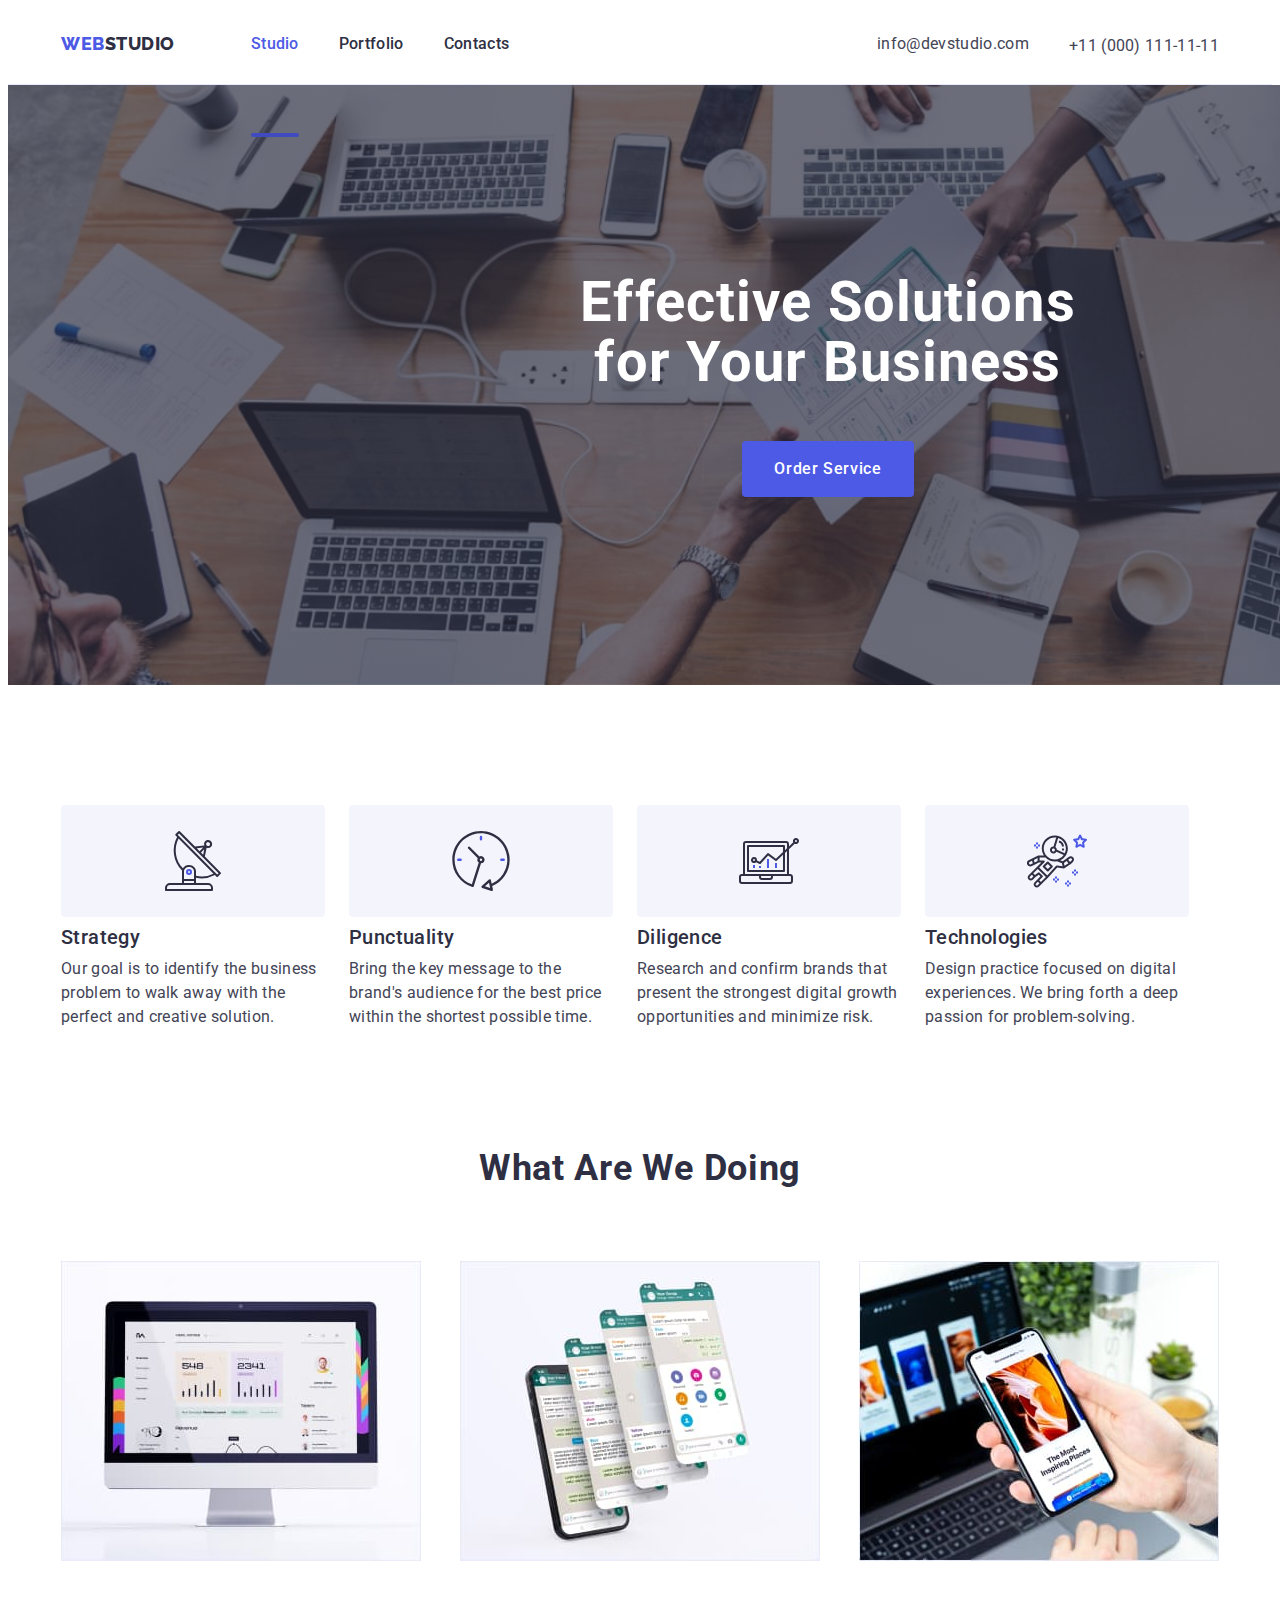
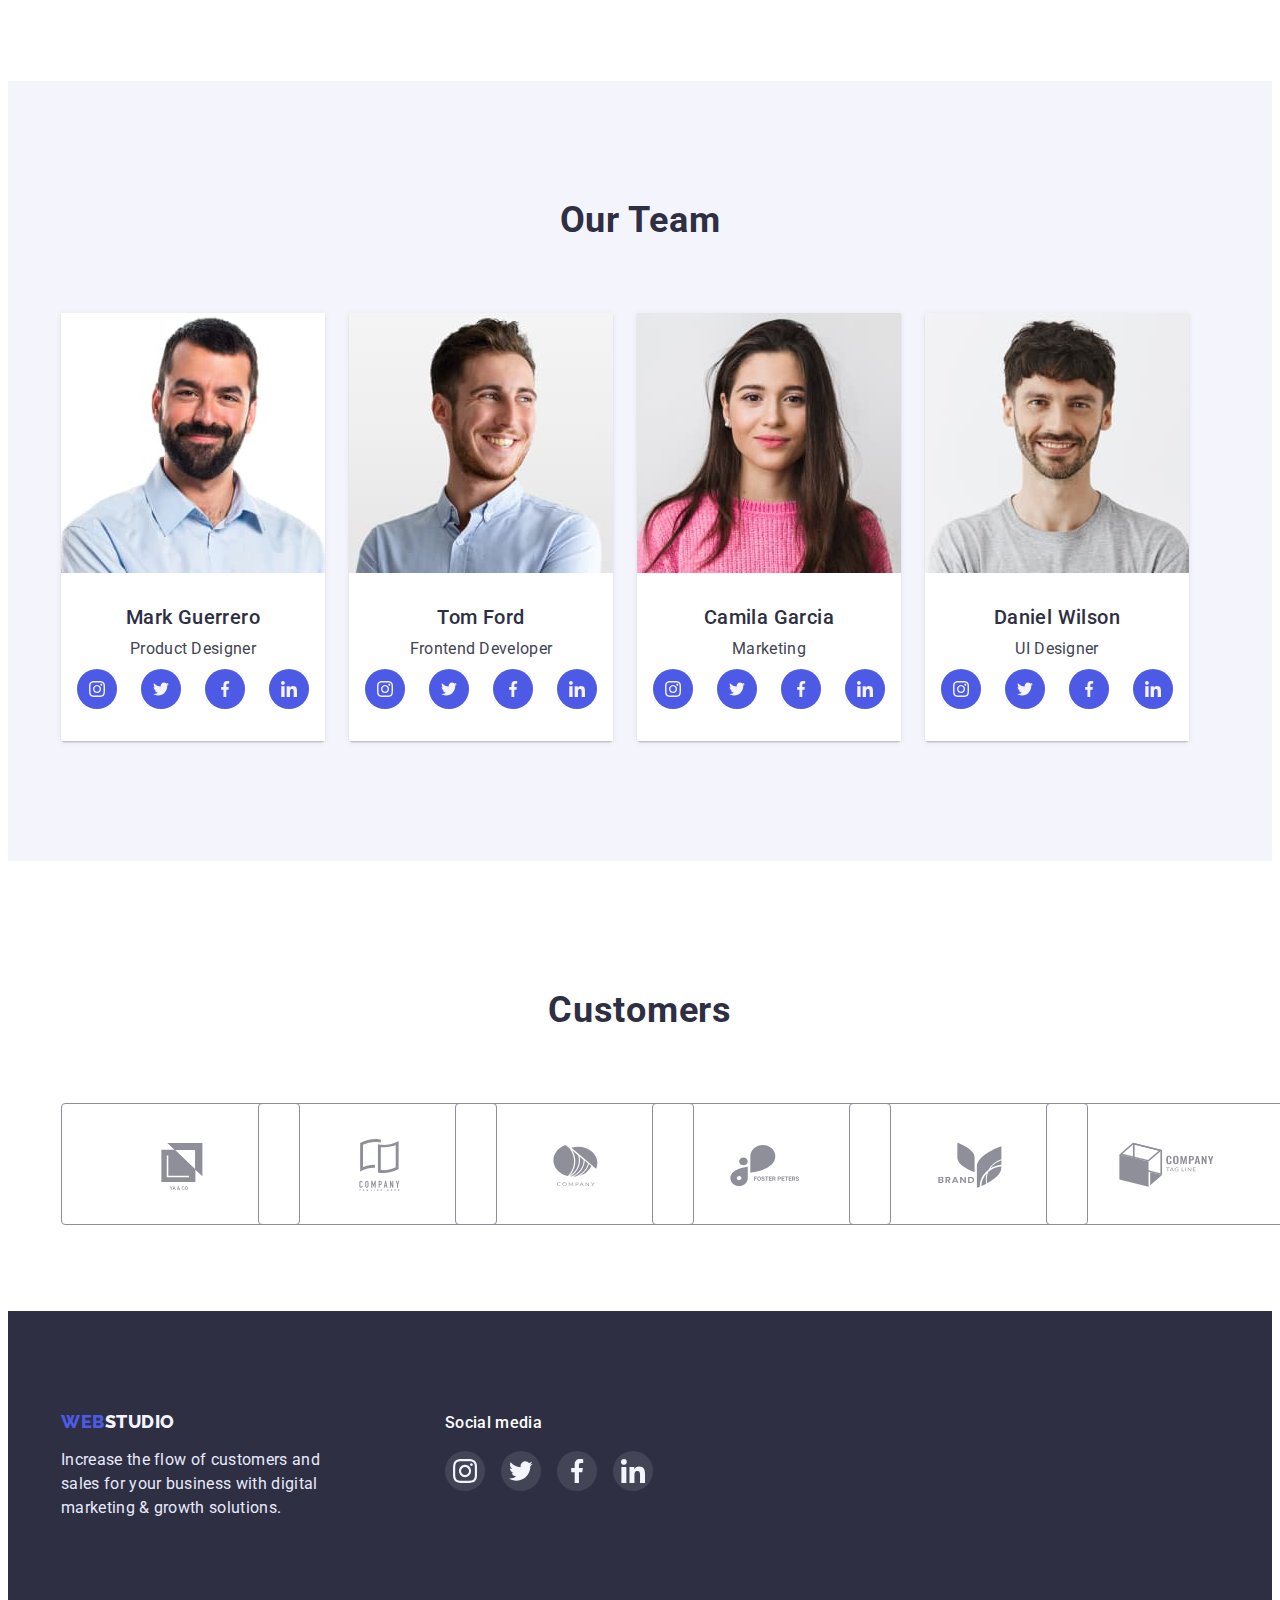
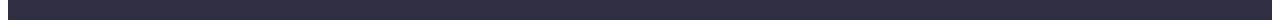
<file: index.html>
<!DOCTYPE html>
<html lang="en">
  <head>
    <meta charset="UTF-8" />
    <meta http-equiv="X-UA-Compatible" content="IE=edge" />
    <meta name="viewport" content="width=device-width, initial-scale=1.0" />
    <title>WebStudio</title>
    <link rel="preconnect" href="https://fonts.googleapis.com" />
    <link rel="preconnect" href="https://fonts.gstatic.com" crossorigin />
    <link
      href="https://fonts.googleapis.com/css2?family=Raleway:wght@800&family=Roboto:wght@400;500;700;900&display=swap"
      rel="stylesheet"
    />
    <link
      rel="stylesheet"
      href="https://cdnjs.cloudflare.com/ajax/libs/modern-normalize/1.1.0/modern-normalize.min.css"
      integrity="sha512-wpPYUAdjBVSE4KJnH1VR1HeZfpl1ub8YT/NKx4PuQ5NmX2tKuGu6U/JRp5y+Y8XG2tV+wKQpNHVUX03MfMFn9Q=="
      crossorigin="anonymous"
      referrerpolicy="no-referrer"
    />
    <link rel="stylesheet" href="./css/styles.css" />
  </head>

  <body>
    <header>
      <div class="container">
        <div class="container-menu">
          <nav class="navigation">
            <div class="logo-and-nav">
              <a class="nav-logo link" href="./index.html"
                ><span class="nav-logo-color">Web</span>Studio</a
              >
              <ul class="list nav-items">
                <li class="nav-item">
                  <a class="nav-link link current" href="">Studio</a>
                </li>
                <li class="nav-item">
                  <a class="nav-link link" href="./portfolio.html">Portfolio</a>
                </li>
                <li class="nav-item">
                  <a class="nav-link link" href="">Contacts</a>
                </li>
              </ul>
            </div>
          </nav>
          <address>
            <ul class="list address-list">
              <li class="address-item">
                <a class="address-item link" href="mailto:info@devstudio.com"
                  >info@devstudio.com</a
                >
              </li>
              <li class="phone-item">
                <a class="address-item phone link" href="tel:+110001111111"
                  >+11 (000) 111-11-11</a
                >
              </li>
            </ul>
          </address>
        </div>
      </div>
    </header>

    <main>
      <section class="hero">
        <!--Hero-->
        <div class="container">
          <h1 class="hero-title">Effective Solutions for Your Business</h1>
          <button type="button" class="hero-btn" data-modal-open>Order Service</button>
        </div>
      </section>

      <section class="features section">
        <div class="container">
          <h2 class="visually-hidden">Our Priorities</h2>
          <ul class="features-container">
            <li class="features-item list">
              <div class="features-image">
                <svg width="60" height="64">
                  <use href="./images/icons.svg#icon-antenna"></use>
                </svg>
              </div>
              <h3 class="features-subtitle subtitle">Strategy</h3>
              <p class="features-text text">
                Our goal is to identify the business problem to walk away with
                the perfect and creative solution.
              </p>
            </li>
            <li class="features-item list">
              <div class="features-image">
                <svg width="60" height="64">
                  <use href="./images/icons.svg#icon-clock"></use>
                </svg>
              </div>
              <h3 class="features-subtitle subtitle">Punctuality</h3>
              <p class="features-text text">
                Bring the key message to the brand's audience for the best price
                within the shortest possible time.
              </p>
            </li>
            <li class="features-item list">
              <div class="features-image">
                <svg width="60" height="64">
                  <use href="./images/icons.svg#icon-diagram"></use>
                </svg>
              </div>
              <h3 class="features-subtitle subtitle">Diligence</h3>
              <p class="features-text text">
                Research and confirm brands that present the strongest digital
                growth opportunities and minimize risk.
              </p>
            </li>
            <li class="features-item list">
              <div class="features-image">
                <svg width="60" height="64">
                  <use href="./images/icons.svg#icon-astronaut"></use>
                </svg>
              </div>
              <h3 class="features-subtitle subtitle">Technologies</h3>
              <p class="features-text text">
                Design practice focused on digital experiences. We bring forth a
                deep passion for problem-solving.
              </p>
            </li>
          </ul>
        </div>
      </section>

      <section class="doing section">
        <div class="container">
          <h2 class="doing-title title">What are we doing</h2>
          <ul class="doing-container">
            <li class="doing-item list">
              <img  class="doing-image"
                src="./images/computer.jpg"
                alt="statistics on computer"
                width="360"
                height="300"
              />
            </li>
            <li class="doing-item list">
              <img class="doing-image"
                src="./images/smartphone.jpg" 
                alt="messages on smartphone"
                width="360"
                height="300"
              />
            </li>
            <li class="doing-item list">
              <img class="doing-image"
                src="./images/synchronization.jpg"
                alt="synchronizing content on devices"
                width="360"
                height="300"
              />
            </li>
          </ul>
        </div>
      </section>

      <section class="team section">
        <div class="container">
          <h2 class="team-title title">Our Team</h2>

          <ul class="team-container">
            <li class="team-item list">
              <img
                class="team-picture"
                src="./images/marc.jpg"
                alt="Mark Guerrero - Product Designer"
                width="264"
                height="260"
              />
              <div class="team-content">
                <h3 class="team-subtitle subtitle">Mark Guerrero</h3>
                <p class="team-text text">Product Designer</p>
                <ul class="team-social-icons list">
                  <li class="team-social-icon">
                    <a href="" class="team-social-link link">
                      <svg class="team-soc-media" width="16" height="16">
                        <use href="./images/icons.svg#icon-instagram"></use>
                      </svg>
                    </a>
                  </li>
                  <li class="team-social-icon">
                    <a href="" class="team-social-link link">
                      <svg class="team-soc-media" width="16" height="16">
                        <use href="./images/icons.svg#icon-twitter"></use>
                      </svg>
                    </a>
                  </li>
                  <li class="team-social-icon">
                    <a href="" class="team-social-link link">
                      <svg class="team-soc-media" width="16" height="16">
                        <use href="./images/icons.svg#icon-facebook"></use>
                      </svg>
                    </a>
                  </li>
                  <li class="team-social-icon">
                    <a href="" class="team-social-link link">
                      <svg class="team-soc-media" width="16" height="16">
                        <use href="./images/icons.svg#icon-linkedin"></use>
                      </svg>
                    </a>
                  </li>
                </ul>
              </div>
            </li>
            <li class="team-item list">
              <img
                class="team-picture"
                src="./images/tom.jpg"
                alt="Tom Ford - Frontend Developer"
                width="264"
                height="260"
              />
              <div class="team-content">
                <h3 class="team-subtitle subtitle">Tom Ford</h3>
                <p class="team-text text">Frontend Developer</p>
                <ul class="team-social-icons list">
                  <li class="team-social-icon">
                    <a href="" class="team-social-link link">
                      <svg class="team-soc-media" width="16" height="16">
                        <use href="./images/icons.svg#icon-instagram"></use>
                      </svg>
                    </a>
                  </li>
                  <li class="team-social-icon">
                    <a href="" class="team-social-link link">
                      <svg class="team-soc-media" width="16" height="16">
                        <use href="./images/icons.svg#icon-twitter"></use>
                      </svg>
                    </a>
                  </li>
                  <li class="team-social-icon">
                    <a href="" class="team-social-link link">
                      <svg class="team-soc-media" width="16" height="16">
                        <use href="./images/icons.svg#icon-facebook"></use>
                      </svg>
                    </a>
                  </li>
                  <li class="team-social-icon">
                    <a href="" class="team-social-link link">
                      <svg class="team-soc-media" width="16" height="16">
                        <use href="./images/icons.svg#icon-linkedin"></use>
                      </svg>
                    </a>
                  </li>
                </ul>
              </div>
            </li>
            <li class="team-item list">
              <img
                class="team-picture"
                src="./images/camila.jpg"
                alt="Camila Garcia - Marketing"
                width="264"
                height="260"
              />
              <div class="team-content">
                <h3 class="team-subtitle subtitle">Camila Garcia</h3>
                <p class="team-text text">Marketing</p>
                <ul class="team-social-icons list">
                  <li class="team-social-icon">
                    <a href="" class="team-social-link link">
                      <svg class="team-soc-media" width="16" height="16">
                        <use href="./images/icons.svg#icon-instagram"></use>
                      </svg>
                    </a>
                  </li>
                  <li class="team-social-icon">
                    <a href="" class="team-social-link link">
                      <svg class="team-soc-media" width="16" height="16">
                        <use href="./images/icons.svg#icon-twitter"></use>
                      </svg>
                    </a>
                  </li>
                  <li class="team-social-icon">
                    <a href="" class="team-social-link link">
                      <svg class="team-soc-media" width="16" height="16">
                        <use href="./images/icons.svg#icon-facebook"></use>
                      </svg>
                    </a>
                  </li>
                  <li class="team-social-icon">
                    <a href="" class="team-social-link link">
                      <svg class="team-soc-media" width="16" height="16">
                        <use href="./images/icons.svg#icon-linkedin"></use>
                      </svg>
                    </a>
                  </li>
                </ul>
              </div>
            </li>
            <li class="team-item list">
              <img
                class="team-picture"
                src="./images/daniel.jpg"
                alt="Daniel Wilson - UI Designer"
                width="264"
                height="260"
              />
              <div class="team-content">
                <h3 class="team-subtitle subtitle">Daniel Wilson</h3>
                <p class="team-text text">UI Designer</p>
                <ul class="team-social-icons list">
                  <li class="team-social-icon">
                    <a href="" class="team-social-link link">
                      <svg class="team-soc-media" width="16" height="16">
                        <use href="./images/icons.svg#icon-instagram"></use>
                      </svg>
                    </a>
                  </li>
                  <li class="team-social-icon">
                    <a href="" class="team-social-link link">
                      <svg class="team-soc-media" width="16" height="16">
                        <use href="./images/icons.svg#icon-twitter"></use>
                      </svg>
                    </a>
                  </li>
                  <li class="team-social-icon">
                    <a href="" class="team-social-link link">
                      <svg class="team-soc-media" width="16" height="16">
                        <use href="./images/icons.svg#icon-facebook"></use>
                      </svg>
                    </a>
                  </li>
                  <li class="team-social-icon">
                    <a href="" class="team-social-link link">
                      <svg class="team-soc-media" width="16" height="16">
                        <use href="./images/icons.svg#icon-linkedin"></use>
                      </svg>
                    </a>
                  </li>
                </ul>
              </div>
            </li>
          </ul>
        </div>
      </section>

      <section class="customers-list">
        <div class="container">
          <h2 class="customers-title title">Customers</h2>
          <ul class="customers-items list">
            <li class="customer-block">
              <a href="" class="customer-link">
                <svg class="customer-item" width="104" height="56">
                  <use href="./images/icons.svg#icon-first-logo"></use></svg
              ></a>
            </li>
            <li class="customer-block">
              <a href="" class="customer-link"
                ><svg class="customer-item" width="104" height="56">
                  <use href="./images/icons.svg#icon-second-logo"></use></svg
              ></a>
            </li>
            <li class="customer-block">
              <a href="" class="customer-link"
                ><svg class="customer-item" width="104" height="56">
                  <use href="./images/icons.svg#icon-third-logo"></use></svg
              ></a>
            </li>
            <li class="customer-block">
              <a href="" class="customer-link"
                ><svg class="customer-item" width="104" height="56">
                  <use href="./images/icons.svg#icon-fourth-logo"></use></svg
              ></a>
            </li>
            <li class="customer-block">
              <a href="" class="customer-link"
                ><svg class="customer-item" width="104" height="56">
                  <use href="./images/icons.svg#icon-fifth-logo"></use></svg
              ></a>
            </li>
            <li class="customer-block">
              <a href="" class="customer-link"
                ><svg class="customer-item" width="104" height="56">
                  <use href="./images/icons.svg#icon-sixth-logo"></use></svg
              ></a>
            </li>
          </ul>
        </div>
      </section>
    </main>

    <div class="backdrop is-hidden" data-modal>
      <div class="modal">
        <button data-modal-close class="close-cross">
        <svg width="8" height="8">
          <use href="./images/icons.svg#icon-close-cross"></use>
        </svg>
        </button>
      </div>
    </div>

    <footer class="footer">
      <div class="container footer-blocks">
        <div class="footer-content">
          <a class="footer-logo link" href="./index.html"
            ><span class="nav-logo-color">Web</span>Studio</a
          >
          <p class="footer-text">
            Increase the flow of customers and sales for your business with
            digital marketing & growth solutions.
          </p>
        </div>
        <div class="social-footer">
          <p class="footer-title">Social media</p>
            <ul class="social-list-footer list">
              <li class="social-item-footer">
                <a href="" class="soc-link-footer">
                  <svg class="soc-link-icon-footer" width="24" height="24">
                    <use href="./images/icons.svg#icon-instagram"></use>
                  </svg>
                </a>
              </li>
              <li class="social-item-footer">
                <a href="" class="soc-link-footer">
                  <svg class="soc-link-icon-footer" width="24" height="24">
                    <use href="./images/icons.svg#icon-twitter"></use>
                  </svg>
                </a>
              </li>
              <li class="social-item-footer">
                <a href="" class="soc-link-footer">
                  <svg class="soc-link-icon-footer" width="24" height="24">
                    <use href="./images/icons.svg#icon-facebook"></use>
                  </svg>
                </a>
              </li>
              <li class="social-item-footer">
                <a href="" class="soc-link-footer">
                  <svg class="soc-link-icon-footer" width="24" height="24">
                    <use href="./images/icons.svg#icon-linkedin"></use>
                  </svg>
                </a>
              </li>
            </ul>
          </h3>
        </div>
      </div>
    </footer>

    <script src="./js/modal.js"></script>

  </body>
</html>
</file>
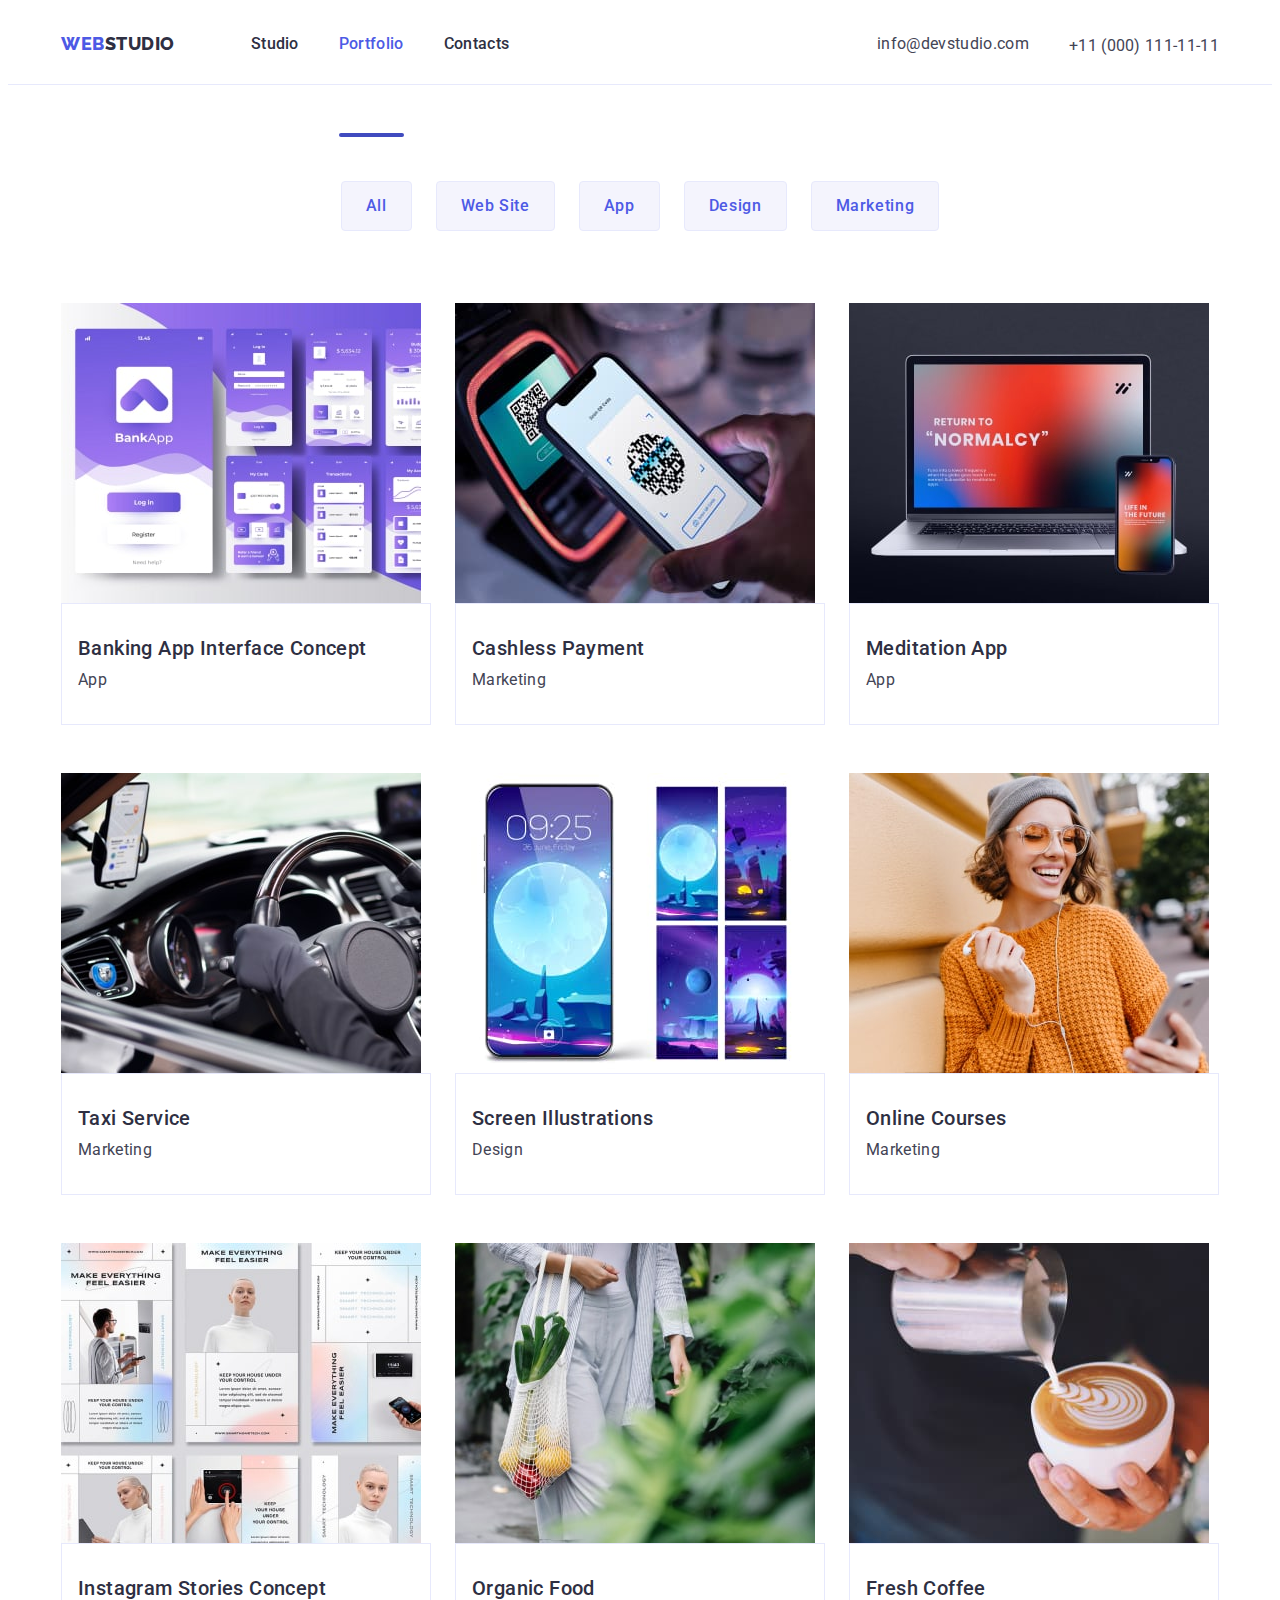
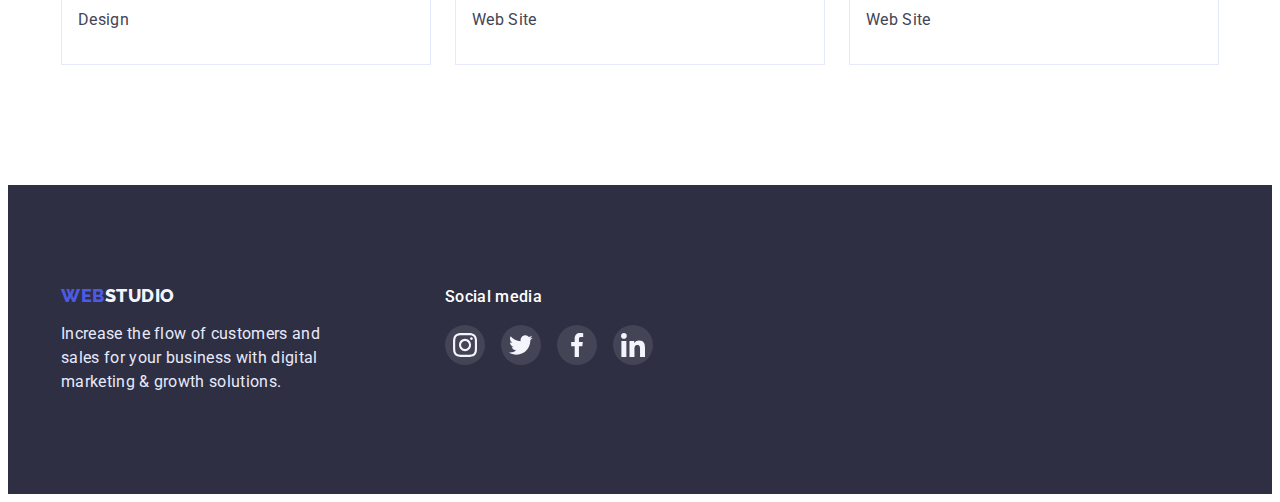
<file: portfolio.html>
<!DOCTYPE html>
<html lang="en">
  <head>
    <meta charset="UTF-8" />
    <meta http-equiv="X-UA-Compatible" content="IE=edge" />
    <meta name="viewport" content="width=device-width, initial-scale=1.0" />
    <title>WebStudio</title>
    <link rel="preconnect" href="https://fonts.googleapis.com" />
    <link rel="preconnect" href="https://fonts.gstatic.com" crossorigin />
    <link
      href="https://fonts.googleapis.com/css2?family=Raleway:wght@800&family=Roboto:wght@400;500;700;900&display=swap"
      rel="stylesheet"
    />
    <link
      rel="stylesheet"
      href="https://cdnjs.cloudflare.com/ajax/libs/modern-normalize/1.1.0/modern-normalize.min.css"
      integrity="sha512-wpPYUAdjBVSE4KJnH1VR1HeZfpl1ub8YT/NKx4PuQ5NmX2tKuGu6U/JRp5y+Y8XG2tV+wKQpNHVUX03MfMFn9Q=="
      crossorigin="anonymous"
      referrerpolicy="no-referrer"
    />
    <link rel="stylesheet" href="./css/styles.css" />
  </head>

  <body>
    <header>
      <div class="container">
        <div class="container-menu">
          <nav class="navigation">
            <div class="logo-and-nav">
              <a class="nav-logo link" href="./index.html"
                ><span class="nav-logo-color">Web</span>Studio</a
              >
              <ul class="list nav-items">
                <li class="nav-item">
                  <a class="nav-link link" href="./index.html">Studio</a>
                </li>
                <li class="nav-item">
                  <a class="nav-link link current" href="./portfolio.html"
                    >Portfolio</a
                  >
                </li>
                <li class="nav-item">
                  <a class="nav-link link" href="">Contacts</a>
                </li>
              </ul>
            </div>
          </nav>
          <address>
            <ul class="list address-list">
              <li class="address-item">
                <a class="address-item link" href="mailto:info@devstudio.com"
                  >info@devstudio.com</a
                >
              </li>
              <li class="phone-item">
                <a class="address-item phone link" href="tel:+110001111111"
                  >+11 (000) 111-11-11</a
                >
              </li>
            </ul>
          </address>
        </div>
      </div>
    </header>

    <main>
      <section class="portfolio section">
        <div class="container">
          <h1 class="visually-hidden">Portfolio</h1>
          <ul class="list-menu">
            <li class="list btn-list">
              <button class="btn-item" type="button">All</button>
            </li>
            <li class="list btn-list">
              <button class="btn-item" type="button">Web Site</button>
            </li>
            <li class="list btn-list">
              <button class="btn-item" type="button">App</button>
            </li>
            <li class="list btn-list">
              <button class="btn-item" type="button">Design</button>
            </li>
            <li class="list btn-list">
              <button class="btn-item" type="button">Marketing</button>
            </li>
          </ul>

          <ul class="portfolio-container">
            <li class="list portfolio-item">
              <div class="portfolio-item-list">
              
                <div class="portfolio-thumb">
                <img class="portfolio-image"
                  src="./images/portfolio-bank.jpg"
                  alt="Banking App Interface"
                />
                

                <div class="portfolio-overlay">
                <p class="text-overlay">14 Stylish and User-Friendly App Design Concepts · Task Manager App · Calorie Tracker App · Exotic Fruit Ecommerce App · Cloud Storage App</p>
                </div>
                </div>

                <div class="portfolio-content">
                  <h2 class="portfolio-subtitle subtitle">
                    Banking App Interface Concept
                  </h2>
                  <p class="portfolio-text text">App</p>
                </div>
              </div>
            </li>
            <li class="list portfolio-item">
              <div class="portfolio-item-list">
                <div class="portfolio-thumb">
                <img class="portfolio-image"
                  src="./images/portfolio-cashless.jpg"
                  alt="Cashless Payments"
                />
                <div class="portfolio-overlay">
                <p class="text-overlay">14 Stylish and User-Friendly App Design Concepts · Task Manager App · Calorie Tracker App · Exotic Fruit Ecommerce App · Cloud Storage App</p>
                </div>
                </div>
                <div class="portfolio-content">
                  <h2 class="portfolio-subtitle subtitle">Cashless Payment</h2>
                  <p class="portfolio-text text">Marketing</p>
                </div>
              </div>
            </li>
            <li class="list portfolio-item">
              <div class="portfolio-item-list">
                <div class="portfolio-thumb">
                <img class="portfolio-image"
                  src="./images/portfolio-meditation.jpg"
                  alt="Meditation App"
                />
                <div class="portfolio-overlay">
                <p class="text-overlay">14 Stylish and User-Friendly App Design Concepts · Task Manager App · Calorie Tracker App · Exotic Fruit Ecommerce App · Cloud Storage App</p>
                </div>
                </div>
                <div class="portfolio-content">
                  <h2 class="portfolio-subtitle subtitle">Meditation App</h2>
                  <p class="portfolio-text text">App</p>
                </div>
              </div>
            </li>
            <li class="list portfolio-item">
              <div class="portfolio-item-list">
                <div class="portfolio-thumb">
                <img class="portfolio-image" src="./images/portfolio-taxi.jpg" alt="Taxi service" />
                <div class="portfolio-overlay">
                <p class="text-overlay">14 Stylish and User-Friendly App Design Concepts · Task Manager App · Calorie Tracker App · Exotic Fruit Ecommerce App · Cloud Storage App</p>
                </div>
                </div>
                <div class="portfolio-content">
                  <h2 class="portfolio-subtitle subtitle">Taxi Service</h2>
                  <p class="portfolio-text text">Marketing</p>
                </div>
              </div>
            </li>
            <li class="list portfolio-item">
              <div class="portfolio-item-list">
                <div class="portfolio-thumb">
                <img class="portfolio-image"
                  src="./images/portfolio-screen.jpg"
                  alt="Screen Illustrations"
                />
                <div class="portfolio-overlay">
                <p class="text-overlay">14 Stylish and User-Friendly App Design Concepts · Task Manager App · Calorie Tracker App · Exotic Fruit Ecommerce App · Cloud Storage App</p>
                </div>
                </div>
                <div class="portfolio-content">
                  <h2 class="portfolio-subtitle subtitle">
                    Screen Illustrations
                  </h2>
                  <p class="portfolio-text text">Design</p>
                </div>
              </div>
            </li>
            <li class="list portfolio-item">
              <div class="portfolio-item-list">
                <div class="portfolio-thumb">
                <img class="portfolio-image"
                  src="./images/portfolio-courses.jpg"
                  alt="Online Courses"
                />
                <div class="portfolio-overlay">
                <p class="text-overlay">14 Stylish and User-Friendly App Design Concepts · Task Manager App · Calorie Tracker App · Exotic Fruit Ecommerce App · Cloud Storage App</p>
                </div>
                </div>
                <div class="portfolio-content">
                  <h2 class="portfolio-subtitle subtitle">Online Courses</h2>
                  <p class="portfolio-text text">Marketing</p>
                </div>
              </div>
            </li>
            <li class="list portfolio-item">
              <div class="portfolio-item-list">
                <div class="portfolio-thumb">
                <img class="portfolio-image"
                  src="./images/portfolio-instagram.jpg"
                  alt="Instagram Stories"
                />
                <div class="portfolio-overlay">
                <p class="text-overlay">14 Stylish and User-Friendly App Design Concepts · Task Manager App · Calorie Tracker App · Exotic Fruit Ecommerce App · Cloud Storage App</p>
                </div>
                </div>
                <div class="portfolio-content">
                  <h2 class="portfolio-subtitle subtitle">
                    Instagram Stories Concept
                  </h2>
                  <p class="portfolio-text text">Design</p>
                </div>
              </div>
            </li>
            <li class="list portfolio-item">
              <div class="portfolio-item-list">
                <div class="portfolio-thumb">
                <img class="portfolio-image" src="./images/portfolio-organic.jpg" alt="Organic Food" />
                <div class="portfolio-overlay">
                <p class="text-overlay">14 Stylish and User-Friendly App Design Concepts · Task Manager App · Calorie Tracker App · Exotic Fruit Ecommerce App · Cloud Storage App</p>
                </div>
                </div>
                <div class="portfolio-content">
                  <h2 class="portfolio-subtitle subtitle">Organic Food</h2>
                  <p class="portfolio-text text">Web Site</p>
                </div>
              </div>
            </li>
            <li class="list portfolio-item">
              <div class="portfolio-item-list">
                <div class="portfolio-thumb">
                <img class="portfolio-image" src="./images/portfolio-coffee.jpg" alt="Cup of coffee" />
                <div class="portfolio-overlay">
                <p class="text-overlay">14 Stylish and User-Friendly App Design Concepts · Task Manager App · Calorie Tracker App · Exotic Fruit Ecommerce App · Cloud Storage App</p>
                </div>
                </div>
                <div class="portfolio-content">
                  <h2 class="portfolio-subtitle subtitle">Fresh Coffee</h2>
                  <p class="portfolio-text text">Web Site</p>
                </div>
              </div>
            </li>
          </ul>
        </div>
      </section>
    </main>

<footer class="footer">
      <div class="container footer-blocks">
        <div class="footer-content">
          <a class="footer-logo link" href="./index.html"
            ><span class="nav-logo-color">Web</span>Studio</a
          >
          <p class="footer-text">
            Increase the flow of customers and sales for your business with
            digital marketing & growth solutions.
          </p>
        </div>
        <div class="social-footer">
          <p class="footer-title">Social media</p>
            <ul class="social-list-footer list">
              <li class="social-item-footer">
                <a href="" class="soc-link-footer">
                  <svg class="soc-link-icon-footer" width="24" height="24">
                    <use href="./images/icons.svg#icon-instagram"></use>
                  </svg>
                </a>
              </li>
              <li class="social-item-footer">
                <a href="" class="soc-link-footer">
                  <svg class="soc-link-icon-footer" width="24" height="24">
                    <use href="./images/icons.svg#icon-twitter"></use>
                  </svg>
                </a>
              </li>
              <li class="social-item-footer">
                <a href="" class="soc-link-footer">
                  <svg class="soc-link-icon-footer" width="24" height="24">
                    <use href="./images/icons.svg#icon-facebook"></use>
                  </svg>
                </a>
              </li>
              <li class="social-item-footer">
                <a href="" class="soc-link-footer">
                  <svg class="soc-link-icon-footer" width="24" height="24">
                    <use href="./images/icons.svg#icon-linkedin"></use>
                  </svg>
                </a>
              </li>
            </ul>
          </h3>
        </div>
      </div>
    </footer>
  </body>
</html>
</file>
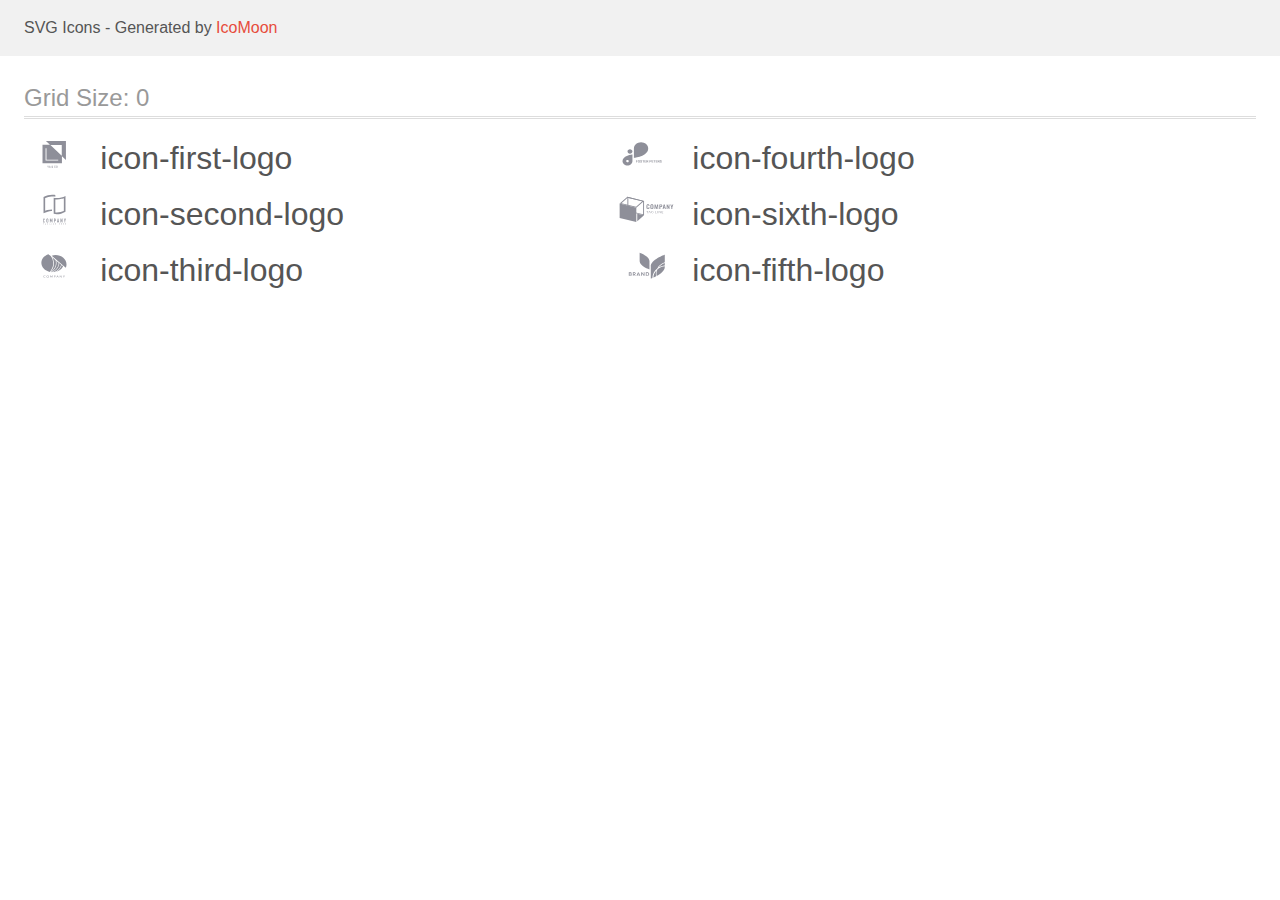
<file: images/icomoon-3/demo.html>
<!doctype html>
<html>
<head>
    <title>IcoMoon - SVG Icons</title>
    <meta charset="utf-8">
    <meta name="viewport" content="width=device-width, initial-scale=1">
    <link rel="stylesheet" href="demo-files/demo.css">
    <link rel="stylesheet" href="style.css">
</head>
<body>
<svg aria-hidden="true" style="position: absolute; width: 0; height: 0; overflow: hidden;" version="1.1" xmlns="http://www.w3.org/2000/svg" xmlns:xlink="http://www.w3.org/1999/xlink">
<defs>
<symbol id="icon-first-logo" viewBox="0 0 59 32">
<path fill="#8e8f99" style="fill: var(--color1, #8e8f99)" d="M21.714 4l4.004 3.815-7.433-0.004v18.51h19.429v-7.077l4 3.811v-19.054h-20zM37.538 18.796l-11.354-10.817h11.354v10.817zM34.013 23.613h-12.653v-12.449h0.894v11.606h11.759v0.843zM23.883 29.749l-0.472-0.97h-0.389l0.684 1.284v0.748h0.353v-0.748l0.684-1.284h-0.388l-0.472 0.97zM25.622 28.78h0.084l0.767 2.031h-0.368l-0.164-0.476h-0.786l-0.164 0.476h-0.367l0.765-2.031h0.234zM25.249 30.058h0.595l-0.298-0.862-0.297 0.862zM27.704 29.721c-0.015-0.020-0.030-0.038-0.044-0.057-0.052-0.069-0.093-0.135-0.121-0.2s-0.043-0.132-0.043-0.201c0-0.106 0.022-0.197 0.066-0.273s0.106-0.135 0.186-0.176c0.080-0.042 0.173-0.063 0.28-0.063 0.103 0 0.192 0.021 0.266 0.063 0.075 0.041 0.133 0.095 0.173 0.163s0.061 0.142 0.061 0.223c0 0.064-0.012 0.123-0.035 0.176s-0.055 0.101-0.096 0.145c-0.041 0.044-0.088 0.085-0.142 0.124l-0.141 0.103 0.402 0.475c0.013-0.026 0.025-0.053 0.036-0.082 0.034-0.089 0.052-0.188 0.052-0.297h0.29c0 0.099-0.010 0.192-0.029 0.28s-0.049 0.17-0.091 0.245c-0.017 0.031-0.036 0.061-0.058 0.090l0.298 0.351h-0.389l-0.118-0.139c-0.064 0.049-0.133 0.086-0.208 0.114-0.099 0.035-0.204 0.053-0.315 0.053-0.135 0-0.252-0.025-0.35-0.074s-0.175-0.117-0.229-0.204c-0.053-0.087-0.080-0.186-0.080-0.297 0-0.083 0.017-0.155 0.052-0.218s0.081-0.122 0.141-0.176c0.055-0.050 0.118-0.1 0.188-0.15zM27.871 29.925l-0.042 0.031c-0.049 0.040-0.086 0.079-0.11 0.116s-0.039 0.070-0.046 0.1c-0.008 0.031-0.011 0.058-0.011 0.081 0 0.059 0.013 0.113 0.038 0.162s0.064 0.087 0.113 0.116c0.050 0.028 0.111 0.042 0.183 0.042 0.077 0 0.152-0.017 0.225-0.052 0.036-0.018 0.071-0.039 0.103-0.064l-0.452-0.532zM27.951 29.554l0.125-0.084c0.059-0.039 0.1-0.077 0.126-0.114s0.038-0.086 0.038-0.142c0-0.048-0.019-0.093-0.056-0.134s-0.090-0.061-0.158-0.061c-0.047 0-0.087 0.011-0.12 0.034s-0.057 0.050-0.074 0.087c-0.016 0.035-0.024 0.075-0.024 0.119 0 0.042 0.011 0.085 0.032 0.13s0.051 0.090 0.088 0.138c0.008 0.010 0.015 0.020 0.023 0.029zM31.505 30.15h-0.349c-0.010 0.088-0.032 0.163-0.064 0.225s-0.079 0.106-0.141 0.138c-0.061 0.032-0.142 0.047-0.241 0.047-0.082 0-0.152-0.016-0.211-0.049s-0.107-0.079-0.145-0.138c-0.037-0.059-0.065-0.131-0.084-0.213s-0.026-0.177-0.026-0.279v-0.172c0-0.108 0.010-0.204 0.029-0.287s0.051-0.156 0.091-0.213c0.040-0.058 0.090-0.101 0.149-0.131s0.129-0.045 0.209-0.045c0.098 0 0.177 0.017 0.237 0.050s0.106 0.080 0.137 0.142c0.032 0.062 0.052 0.137 0.061 0.225h0.349c-0.014-0.136-0.052-0.256-0.114-0.361s-0.148-0.187-0.259-0.247c-0.112-0.060-0.248-0.089-0.41-0.089-0.127 0-0.242 0.022-0.345 0.067s-0.188 0.109-0.261 0.194c-0.073 0.084-0.128 0.185-0.167 0.303s-0.057 0.25-0.057 0.396v0.169c0 0.146 0.019 0.278 0.056 0.396s0.093 0.219 0.165 0.303c0.072 0.083 0.158 0.147 0.258 0.192s0.213 0.067 0.339 0.067c0.164 0 0.303-0.030 0.417-0.089s0.203-0.141 0.266-0.244c0.063-0.104 0.1-0.223 0.112-0.356zM33.443 29.851v-0.112c0-0.153-0.020-0.291-0.061-0.412s-0.097-0.226-0.172-0.311c-0.074-0.087-0.163-0.152-0.266-0.197s-0.218-0.068-0.343-0.068c-0.125 0-0.239 0.023-0.342 0.068s-0.191 0.11-0.266 0.197c-0.074 0.086-0.132 0.189-0.173 0.311s-0.061 0.258-0.061 0.412v0.112c0 0.154 0.020 0.291 0.061 0.413s0.1 0.226 0.176 0.311c0.075 0.086 0.164 0.151 0.266 0.197s0.217 0.067 0.342 0.067c0.126 0 0.24-0.022 0.343-0.067s0.192-0.111 0.265-0.197c0.074-0.086 0.132-0.189 0.172-0.311s0.060-0.259 0.060-0.413zM33.092 29.737v0.114c0 0.113-0.011 0.214-0.033 0.301s-0.053 0.161-0.095 0.222c-0.042 0.059-0.093 0.105-0.153 0.135s-0.13 0.045-0.208 0.045c-0.077 0-0.146-0.015-0.206-0.045s-0.113-0.076-0.156-0.135c-0.043-0.060-0.075-0.134-0.098-0.222s-0.033-0.188-0.033-0.301v-0.114c0-0.113 0.011-0.213 0.033-0.3s0.054-0.16 0.096-0.219c0.043-0.059 0.094-0.104 0.155-0.134s0.129-0.046 0.206-0.046 0.147 0.015 0.208 0.046c0.061 0.030 0.113 0.074 0.155 0.134s0.075 0.132 0.096 0.219c0.022 0.087 0.033 0.186 0.033 0.3z"></path>
</symbol>
<symbol id="icon-fourth-logo" viewBox="0 0 59 32">
<path fill="#8e8f99" style="fill: var(--color1, #8e8f99)" d="M13.759 12.296h-0.002c-1.363 0-2.468 0.996-2.468 2.225v0.002c0 1.229 1.105 2.225 2.468 2.225h0.002c1.363 0 2.468-0.996 2.468-2.225v-0.002c0-1.229-1.105-2.225-2.468-2.225z"></path>
<path fill="#8e8f99" style="fill: var(--color1, #8e8f99)" d="M31.978 11.585c-0.004-1.707-0.758-3.343-2.096-4.551s-3.153-1.887-5.047-1.891v0c-1.894 0.003-3.709 0.683-5.049 1.89s-2.094 2.844-2.098 4.552v9.414c0 0 14.288-1.435 14.289-9.412v-0.001z"></path>
<path fill="#8e8f99" style="fill: var(--color1, #8e8f99)" d="M6.286 24.088c0.003 1.188 0.528 2.326 1.46 3.166s2.194 1.314 3.511 1.317c1.317-0.003 2.579-0.477 3.511-1.317s1.456-1.978 1.46-3.165v-6.55c0 0-9.942 0.999-9.942 6.549zM11.257 25.262c-0.258 0-0.509-0.069-0.723-0.198s-0.381-0.312-0.479-0.527-0.124-0.45-0.074-0.678c0.050-0.228 0.174-0.437 0.356-0.601s0.414-0.276 0.666-0.321c0.252-0.045 0.514-0.022 0.752 0.067s0.441 0.239 0.584 0.432c0.143 0.193 0.219 0.42 0.219 0.652 0.001 0.154-0.033 0.308-0.098 0.451s-0.161 0.273-0.282 0.382c-0.121 0.109-0.265 0.196-0.423 0.256s-0.328 0.090-0.499 0.090v-0.004z"></path>
<path fill="#8e8f99" style="fill: var(--color1, #8e8f99)" d="M20.348 23.151v2.438h-0.502v-2.438h0.502zM21.319 24.193v0.392h-1.108v-0.392h1.108zM21.436 23.151v0.393h-1.225v-0.393h1.225zM23.73 24.313v0.116c0 0.185-0.025 0.352-0.075 0.499s-0.121 0.273-0.213 0.377c-0.091 0.103-0.201 0.181-0.328 0.236-0.126 0.055-0.266 0.082-0.42 0.082-0.153 0-0.293-0.027-0.42-0.082-0.126-0.055-0.235-0.133-0.328-0.236-0.093-0.104-0.165-0.229-0.216-0.377-0.050-0.147-0.075-0.314-0.075-0.499v-0.116c0-0.186 0.025-0.353 0.075-0.499 0.050-0.147 0.121-0.273 0.213-0.377 0.093-0.104 0.202-0.183 0.328-0.238 0.127-0.055 0.267-0.082 0.42-0.082 0.154 0 0.294 0.027 0.42 0.082 0.127 0.055 0.237 0.134 0.328 0.238 0.093 0.104 0.164 0.229 0.214 0.377 0.051 0.146 0.077 0.312 0.077 0.499zM23.222 24.429v-0.119c0-0.13-0.012-0.243-0.035-0.342s-0.058-0.181-0.104-0.248-0.102-0.117-0.167-0.151c-0.066-0.035-0.141-0.052-0.226-0.052s-0.16 0.017-0.226 0.052c-0.065 0.034-0.12 0.084-0.166 0.151-0.045 0.067-0.079 0.15-0.102 0.248s-0.035 0.212-0.035 0.342v0.119c0 0.128 0.012 0.242 0.035 0.341 0.023 0.098 0.058 0.181 0.104 0.249 0.046 0.067 0.102 0.118 0.167 0.152s0.141 0.052 0.226 0.052c0.085 0 0.16-0.017 0.226-0.052s0.121-0.085 0.166-0.152c0.045-0.068 0.079-0.151 0.102-0.249 0.023-0.099 0.035-0.213 0.035-0.341zM25.36 24.951c0-0.044-0.007-0.083-0.020-0.117-0.012-0.036-0.036-0.068-0.070-0.097-0.035-0.030-0.083-0.060-0.146-0.089s-0.143-0.059-0.243-0.090c-0.11-0.036-0.215-0.076-0.315-0.121-0.098-0.045-0.185-0.096-0.261-0.156-0.075-0.060-0.134-0.13-0.177-0.209-0.042-0.079-0.064-0.171-0.064-0.276 0-0.102 0.022-0.194 0.067-0.276 0.045-0.084 0.107-0.155 0.188-0.214 0.080-0.060 0.175-0.107 0.285-0.139 0.11-0.032 0.232-0.049 0.363-0.049 0.18 0 0.337 0.032 0.47 0.097s0.238 0.154 0.311 0.266c0.075 0.113 0.112 0.242 0.112 0.387h-0.499c0-0.071-0.015-0.134-0.045-0.188-0.029-0.055-0.074-0.098-0.134-0.129-0.059-0.031-0.134-0.047-0.224-0.047-0.087 0-0.16 0.013-0.218 0.040-0.058 0.026-0.102 0.061-0.131 0.105-0.029 0.044-0.044 0.093-0.044 0.147 0 0.041 0.010 0.079 0.030 0.112 0.021 0.034 0.052 0.065 0.094 0.094s0.092 0.056 0.152 0.082c0.060 0.026 0.13 0.051 0.209 0.075 0.133 0.040 0.249 0.085 0.35 0.136 0.102 0.050 0.186 0.107 0.254 0.169s0.119 0.133 0.154 0.213c0.035 0.079 0.052 0.169 0.052 0.27 0 0.106-0.021 0.201-0.062 0.285s-0.101 0.155-0.179 0.213c-0.078 0.058-0.171 0.102-0.28 0.132s-0.229 0.045-0.363 0.045c-0.12 0-0.239-0.016-0.357-0.047-0.117-0.032-0.224-0.081-0.32-0.146-0.095-0.065-0.171-0.147-0.228-0.248s-0.085-0.219-0.085-0.357h0.504c0 0.076 0.012 0.14 0.035 0.192s0.056 0.095 0.099 0.127c0.044 0.032 0.095 0.056 0.154 0.070 0.060 0.015 0.126 0.022 0.198 0.022 0.087 0 0.158-0.012 0.214-0.037 0.057-0.025 0.099-0.059 0.126-0.102 0.028-0.044 0.042-0.093 0.042-0.147zM27.294 23.151v2.438h-0.501v-2.438h0.501zM28.044 23.151v0.393h-1.989v-0.393h1.989zM29.966 25.197v0.392h-1.297v-0.392h1.297zM28.832 23.151v2.438h-0.502v-2.438h0.502zM29.797 24.144v0.382h-1.128v-0.382h1.128zM29.964 23.151v0.393h-1.296v-0.393h1.296zM30.259 23.151h0.909c0.186 0 0.346 0.028 0.48 0.084 0.135 0.056 0.239 0.138 0.311 0.248s0.109 0.244 0.109 0.403c0 0.131-0.022 0.243-0.067 0.337-0.044 0.093-0.105 0.17-0.186 0.233-0.079 0.061-0.172 0.11-0.28 0.147l-0.159 0.084h-0.79l-0.003-0.392h0.588c0.088 0 0.161-0.016 0.219-0.047s0.102-0.075 0.131-0.131c0.030-0.056 0.045-0.12 0.045-0.194 0-0.078-0.015-0.146-0.044-0.203s-0.073-0.1-0.132-0.131-0.133-0.045-0.223-0.045h-0.407v2.044h-0.502v-2.438zM31.621 25.589l-0.556-1.086 0.531-0.003 0.562 1.066v0.023h-0.537zM34.258 24.72h-0.621v-0.392h0.621c0.096 0 0.174-0.016 0.234-0.047 0.060-0.032 0.104-0.077 0.132-0.134s0.042-0.121 0.042-0.192c0-0.073-0.014-0.14-0.042-0.203s-0.072-0.113-0.132-0.151-0.138-0.057-0.234-0.057h-0.447v2.044h-0.502v-2.438h0.949c0.191 0 0.354 0.035 0.49 0.104 0.137 0.068 0.242 0.162 0.315 0.283s0.109 0.258 0.109 0.413c0 0.157-0.036 0.294-0.109 0.408s-0.177 0.204-0.315 0.266c-0.136 0.062-0.3 0.094-0.49 0.094zM37.154 25.197v0.392h-1.297v-0.392h1.297zM36.021 23.151v2.438h-0.502v-2.438h0.502zM36.985 24.144v0.382h-1.128v-0.382h1.128zM37.153 23.151v0.393h-1.296v-0.393h1.296zM38.571 23.151v2.438h-0.501v-2.438h0.501zM39.321 23.151v0.393h-1.989v-0.393h1.989zM41.242 25.197v0.392h-1.297v-0.392h1.297zM40.109 23.151v2.438h-0.502v-2.438h0.502zM41.073 24.144v0.382h-1.128v-0.382h1.128zM41.241 23.151v0.393h-1.296v-0.393h1.296zM41.535 23.151h0.909c0.186 0 0.347 0.028 0.48 0.084 0.135 0.056 0.239 0.138 0.311 0.248s0.109 0.244 0.109 0.403c0 0.131-0.022 0.243-0.067 0.337-0.044 0.093-0.105 0.17-0.186 0.233-0.079 0.061-0.172 0.11-0.28 0.147l-0.159 0.084h-0.79l-0.003-0.392h0.588c0.088 0 0.161-0.016 0.219-0.047s0.102-0.075 0.131-0.131c0.030-0.056 0.045-0.12 0.045-0.194 0-0.078-0.014-0.146-0.044-0.203s-0.073-0.1-0.132-0.131c-0.059-0.030-0.133-0.045-0.223-0.045h-0.407v2.044h-0.502v-2.438zM42.898 25.589l-0.556-1.086 0.531-0.003 0.563 1.066v0.023h-0.537zM45.001 24.951c0-0.044-0.007-0.083-0.020-0.117-0.012-0.036-0.036-0.068-0.070-0.097-0.035-0.030-0.083-0.060-0.146-0.089s-0.143-0.059-0.243-0.090c-0.111-0.036-0.215-0.076-0.315-0.121-0.098-0.045-0.185-0.096-0.261-0.156-0.075-0.060-0.134-0.13-0.178-0.209-0.042-0.079-0.064-0.171-0.064-0.276 0-0.102 0.022-0.194 0.067-0.276 0.045-0.084 0.107-0.155 0.188-0.214 0.080-0.060 0.175-0.107 0.285-0.139 0.111-0.032 0.232-0.049 0.363-0.049 0.18 0 0.337 0.032 0.47 0.097s0.238 0.154 0.311 0.266c0.075 0.113 0.112 0.242 0.112 0.387h-0.499c0-0.071-0.015-0.134-0.045-0.188-0.029-0.055-0.074-0.098-0.134-0.129-0.059-0.031-0.134-0.047-0.224-0.047-0.087 0-0.16 0.013-0.218 0.040-0.058 0.026-0.102 0.061-0.131 0.105-0.029 0.044-0.044 0.093-0.044 0.147 0 0.041 0.010 0.079 0.030 0.112 0.021 0.034 0.052 0.065 0.094 0.094s0.092 0.056 0.152 0.082c0.060 0.026 0.13 0.051 0.209 0.075 0.133 0.040 0.249 0.085 0.35 0.136 0.102 0.050 0.186 0.107 0.254 0.169s0.119 0.133 0.154 0.213c0.035 0.079 0.052 0.169 0.052 0.27 0 0.106-0.021 0.201-0.062 0.285s-0.101 0.155-0.179 0.213c-0.078 0.058-0.171 0.102-0.28 0.132s-0.229 0.045-0.363 0.045c-0.12 0-0.239-0.016-0.357-0.047-0.117-0.032-0.224-0.081-0.32-0.146-0.095-0.065-0.171-0.147-0.228-0.248s-0.085-0.219-0.085-0.357h0.504c0 0.076 0.012 0.14 0.035 0.192s0.056 0.095 0.099 0.127c0.044 0.032 0.095 0.056 0.154 0.070 0.060 0.015 0.126 0.022 0.198 0.022 0.087 0 0.158-0.012 0.214-0.037 0.057-0.025 0.099-0.059 0.126-0.102 0.028-0.044 0.042-0.093 0.042-0.147z"></path>
</symbol>
<symbol id="icon-second-logo" viewBox="0 0 59 32">
<path fill="#8e8f99" style="fill: var(--color1, #8e8f99)" d="M28.636 3.391h-0.078c-0.12-0.007-0.24-0.010-0.36-0.013v0h-0.26c-0.227 0-0.458 0.006-0.688 0.017-0.017-0.001-0.035-0.001-0.052 0-2.082 0.118-4.123 0.638-6.009 1.533l-0.247 0.119v12.652l0.578-0.196c0.507-0.174 1.048-0.331 1.607-0.477 1.512-0.388 3.065-0.595 4.626-0.615v1.662c-0.207 0.002-0.408 0.007-0.609 0.017h-0.048c-1.201 0.066-2.393 0.249-3.559 0.546-1.477 0.37-2.901 0.925-4.24 1.652v-16.227c1.39-0.811 2.888-1.42 4.448-1.809 1.37-0.354 2.778-0.535 4.192-0.541h0.244c0.292 0.007 0.577 0.020 0.844 0.041 0.705 0.049 1.404 0.161 2.089 0.333v1.636c-0.666-0.155-1.342-0.257-2.024-0.305-0.014-0.001-0.028-0.002-0.041-0.004-0.141-0.012-0.282-0.024-0.414-0.024zM31.516 5.064c0.363 0.028 0.739 0.041 1.119 0.041 1.487-0.005 2.967-0.195 4.407-0.565 1.476-0.371 2.9-0.927 4.238-1.654v15.938c-1.391 0.81-2.889 1.419-4.449 1.809-1.37 0.352-2.778 0.533-4.192 0.539-1.072 0.009-2.14-0.117-3.18-0.375v-16.041c0.246 0.057 0.499 0.109 0.756 0.153 0.422 0.071 0.867 0.123 1.301 0.155zM39.627 5.187l-0.578 0.195c-0.532 0.179-1.068 0.339-1.608 0.481-1.57 0.403-3.183 0.61-4.804 0.616-0.377 0-0.724-0.010-1.060-0.032l-0.461-0.030v13.015l0.396 0.035c0.367 0.032 0.746 0.048 1.128 0.048 1.276-0.005 2.547-0.17 3.783-0.49 1.018-0.255 2.008-0.611 2.956-1.062l0.247-0.119v-12.656z"></path>
<path fill="#8e8f99" style="fill: var(--color1, #8e8f99)" d="M20.421 25.836c-0.083-0.086-0.183-0.154-0.294-0.199s-0.23-0.066-0.349-0.061c-0.127-0.002-0.253 0.022-0.372 0.070-0.108 0.043-0.207 0.108-0.289 0.19-0.082 0.083-0.145 0.182-0.186 0.291-0.045 0.114-0.068 0.236-0.067 0.359v2.168c-0.005 0.153 0.024 0.305 0.085 0.445 0.051 0.111 0.125 0.21 0.217 0.291 0.087 0.073 0.188 0.126 0.298 0.154 0.105 0.030 0.214 0.045 0.324 0.045 0.121 0.001 0.24-0.025 0.35-0.076 0.108-0.047 0.207-0.116 0.289-0.201 0.080-0.084 0.145-0.183 0.189-0.291 0.046-0.109 0.070-0.227 0.069-0.346v-0.243h-0.567v0.193c0.002 0.066-0.010 0.132-0.033 0.193-0.018 0.046-0.047 0.088-0.082 0.122-0.035 0.028-0.075 0.050-0.119 0.062-0.038 0.013-0.078 0.020-0.119 0.020-0.051 0.006-0.102-0.002-0.149-0.022s-0.087-0.053-0.117-0.094c-0.053-0.087-0.080-0.188-0.075-0.291v-2.021c-0.004-0.112 0.020-0.223 0.069-0.324 0.029-0.046 0.071-0.082 0.12-0.105s0.104-0.032 0.157-0.025c0.049-0.002 0.097 0.008 0.141 0.030s0.082 0.053 0.112 0.092c0.063 0.083 0.097 0.186 0.094 0.291v0.187h0.561v-0.221c0.001-0.13-0.022-0.258-0.069-0.379-0.042-0.114-0.106-0.217-0.189-0.305z"></path>
<path fill="#8e8f99" style="fill: var(--color1, #8e8f99)" d="M23.788 25.811c-0.181-0.153-0.409-0.237-0.645-0.238-0.115 0-0.23 0.021-0.338 0.061-0.11 0.039-0.212 0.1-0.299 0.177-0.094 0.084-0.169 0.188-0.22 0.304-0.057 0.132-0.085 0.276-0.082 0.42v2.079c-0.004 0.146 0.024 0.292 0.082 0.426 0.051 0.112 0.126 0.211 0.22 0.291 0.087 0.080 0.188 0.143 0.299 0.183 0.108 0.040 0.223 0.061 0.338 0.061s0.23-0.021 0.338-0.061c0.113-0.041 0.217-0.103 0.306-0.183 0.090-0.081 0.163-0.18 0.214-0.291 0.058-0.134 0.086-0.279 0.082-0.426v-2.079c0.003-0.144-0.025-0.288-0.082-0.42-0.050-0.115-0.123-0.218-0.214-0.304zM23.523 28.614c0.005 0.055-0.003 0.111-0.022 0.163s-0.050 0.099-0.090 0.138c-0.075 0.063-0.169 0.097-0.267 0.097s-0.192-0.034-0.267-0.097c-0.040-0.038-0.071-0.085-0.090-0.138s-0.027-0.108-0.022-0.163v-2.079c-0.005-0.055 0.003-0.111 0.022-0.163s0.050-0.099 0.090-0.138c0.075-0.063 0.169-0.097 0.267-0.097s0.192 0.034 0.267 0.097c0.040 0.038 0.071 0.085 0.090 0.138s0.027 0.108 0.022 0.163v2.079z"></path>
<path fill="#8e8f99" style="fill: var(--color1, #8e8f99)" d="M28.21 29.543v-3.936h-0.545l-0.716 2.084h-0.010l-0.721-2.084h-0.539v3.936h0.562v-2.395h0.010l0.551 1.693h0.28l0.555-1.693h0.010v2.395h0.562z"></path>
<path fill="#8e8f99" style="fill: var(--color1, #8e8f99)" d="M31.405 25.882c-0.087-0.097-0.196-0.171-0.318-0.215-0.132-0.043-0.269-0.063-0.408-0.061h-0.835v3.936h0.561v-1.537h0.289c0.175 0.008 0.349-0.029 0.506-0.108 0.128-0.071 0.234-0.175 0.308-0.301 0.065-0.105 0.109-0.221 0.129-0.343 0.022-0.148 0.032-0.298 0.030-0.448 0.006-0.189-0.013-0.378-0.055-0.562-0.037-0.136-0.108-0.261-0.207-0.362zM31.116 27.082c-0.002 0.071-0.020 0.141-0.052 0.205-0.032 0.061-0.083 0.109-0.145 0.138-0.083 0.037-0.174 0.054-0.265 0.049h-0.256v-1.338h0.289c0.087-0.004 0.174 0.013 0.253 0.049 0.058 0.033 0.104 0.084 0.132 0.145 0.031 0.069 0.047 0.144 0.049 0.219 0 0.083 0 0.17 0 0.262s0.006 0.186 0 0.27h-0.006z"></path>
<path fill="#8e8f99" style="fill: var(--color1, #8e8f99)" d="M34.062 25.606h-0.46l-0.867 3.936h0.561l0.165-0.846h0.765l0.165 0.846h0.561l-0.889-3.936zM33.544 28.161l0.276-1.427h0.010l0.275 1.427h-0.561z"></path>
<path fill="#8e8f99" style="fill: var(--color1, #8e8f99)" d="M37.686 27.978h-0.010l-0.847-2.371h-0.539v3.936h0.561v-2.367h0.012l0.857 2.367h0.528v-3.936h-0.561v2.371z"></path>
<path fill="#8e8f99" style="fill: var(--color1, #8e8f99)" d="M41.113 25.606l-0.451 1.565h-0.012l-0.451-1.565h-0.594l0.77 2.273v1.664h0.561v-1.664l0.77-2.273h-0.594z"></path>
<path fill="#8e8f99" style="fill: var(--color1, #8e8f99)" d="M18.857 30.654h0.27v0.759h0.184v-0.759h0.269v-0.155h-0.723v0.155z"></path>
<path fill="#8e8f99" style="fill: var(--color1, #8e8f99)" d="M21.13 30.498l-0.354 0.914h0.195l0.075-0.208h0.364l0.078 0.208h0.2l-0.363-0.914h-0.195zM21.101 31.051l0.124-0.339 0.124 0.339h-0.249z"></path>
<path fill="#8e8f99" style="fill: var(--color1, #8e8f99)" d="M23.376 31.076h0.211v0.118c-0.062 0.049-0.138 0.076-0.217 0.077-0.037 0.002-0.074-0.005-0.107-0.020s-0.063-0.038-0.086-0.067c-0.048-0.070-0.072-0.154-0.068-0.238 0-0.203 0.088-0.305 0.263-0.305 0.046-0.005 0.092 0.008 0.13 0.034s0.065 0.066 0.077 0.111l0.181-0.035c-0.039-0.179-0.168-0.269-0.387-0.269-0.117-0.003-0.232 0.039-0.319 0.118-0.046 0.045-0.082 0.1-0.104 0.161s-0.032 0.126-0.027 0.19c-0.005 0.125 0.036 0.248 0.117 0.343 0.045 0.046 0.099 0.082 0.159 0.105s0.124 0.033 0.188 0.029c0.143 0.004 0.282-0.048 0.387-0.145v-0.36h-0.396v0.154z"></path>
<path fill="#8e8f99" style="fill: var(--color1, #8e8f99)" d="M25.67 30.498h-0.185v0.914h0.64v-0.155h-0.455v-0.759z"></path>
<path fill="#8e8f99" style="fill: var(--color1, #8e8f99)" d="M27.61 30.498h-0.185v0.914h0.185v-0.914z"></path>
<path fill="#8e8f99" style="fill: var(--color1, #8e8f99)" d="M29.507 31.109l-0.374-0.61h-0.179v0.914h0.172v-0.597l0.367 0.597h0.184v-0.914h-0.169v0.61z"></path>
<path fill="#8e8f99" style="fill: var(--color1, #8e8f99)" d="M31.221 31.010h0.455v-0.155h-0.455v-0.201h0.49v-0.155h-0.675v0.914h0.694v-0.155h-0.509v-0.247z"></path>
<path fill="#8e8f99" style="fill: var(--color1, #8e8f99)" d="M35.378 30.859h-0.36v-0.36h-0.184v0.914h0.184v-0.4h0.36v0.4h0.184v-0.914h-0.184v0.36z"></path>
<path fill="#8e8f99" style="fill: var(--color1, #8e8f99)" d="M37.103 31.010h0.457v-0.155h-0.457v-0.201h0.492v-0.155h-0.675v0.914h0.692v-0.155h-0.509v-0.247z"></path>
<path fill="#8e8f99" style="fill: var(--color1, #8e8f99)" d="M39.442 31.010c0.159-0.025 0.24-0.109 0.24-0.254 0.005-0.039-0.001-0.078-0.017-0.114s-0.041-0.067-0.073-0.089c-0.083-0.042-0.175-0.060-0.267-0.054h-0.387v0.914h0.184v-0.382h0.036c0.039-0.002 0.078 0.005 0.114 0.020 0.027 0.017 0.049 0.040 0.065 0.067l0.2 0.291h0.22l-0.111-0.179c-0.049-0.088-0.119-0.163-0.202-0.219zM39.257 30.884h-0.136v-0.23h0.145c0.063-0.005 0.126 0.002 0.187 0.022 0.013 0.012 0.024 0.026 0.031 0.043s0.010 0.034 0.009 0.052c-0.001 0.018-0.006 0.035-0.014 0.051s-0.020 0.029-0.035 0.040c-0.060 0.018-0.124 0.026-0.187 0.022z"></path>
<path fill="#8e8f99" style="fill: var(--color1, #8e8f99)" d="M41.206 31.010h0.455v-0.155h-0.455v-0.201h0.492v-0.155h-0.676v0.914h0.694v-0.155h-0.509v-0.247z"></path>
</symbol>
<symbol id="icon-sixth-logo" viewBox="0 0 59 32">
<path fill="#8e8f99" style="fill: var(--color1, #8e8f99)" d="M30.588 15.682c-0.254-0.338-0.375-0.737-0.346-1.138v-1.65c0-0.506 0.115-0.89 0.344-1.153s0.624-0.394 1.183-0.393c0.525 0 0.898 0.112 1.119 0.336 0.24 0.286 0.358 0.635 0.331 0.987v0.388h-0.94v-0.393c0.003-0.129-0.006-0.257-0.027-0.384-0.014-0.087-0.061-0.168-0.134-0.228-0.096-0.066-0.218-0.097-0.34-0.089-0.129-0.008-0.256 0.025-0.358 0.094-0.082 0.067-0.136 0.156-0.156 0.252-0.027 0.135-0.039 0.271-0.037 0.408v2.003c-0.015 0.193 0.027 0.387 0.121 0.562 0.047 0.060 0.112 0.107 0.188 0.136s0.16 0.041 0.242 0.032c0.12 0.009 0.24-0.024 0.333-0.091 0.077-0.066 0.126-0.151 0.14-0.243 0.022-0.133 0.032-0.267 0.029-0.401v-0.406h0.94v0.371c0.026 0.367-0.088 0.732-0.325 1.038-0.216 0.245-0.584 0.368-1.125 0.368s-0.949-0.131-1.181-0.403z"></path>
<path fill="#8e8f99" style="fill: var(--color1, #8e8f99)" d="M34.501 15.699c-0.237-0.257-0.356-0.631-0.356-1.127v-1.736c0-0.49 0.119-0.861 0.356-1.113s0.634-0.377 1.191-0.376c0.553 0 0.947 0.125 1.185 0.376 0.237 0.252 0.358 0.623 0.358 1.113v1.736c0 0.49-0.121 0.866-0.362 1.125s-0.634 0.388-1.181 0.388-0.951-0.131-1.191-0.386zM36.129 15.282c0.085-0.161 0.124-0.337 0.113-0.514v-2.125c0.011-0.173-0.027-0.346-0.111-0.504-0.048-0.061-0.114-0.109-0.192-0.138s-0.164-0.040-0.248-0.030c-0.084-0.010-0.17 0-0.248 0.030s-0.145 0.077-0.193 0.138c-0.086 0.157-0.124 0.33-0.113 0.504v2.136c-0.012 0.177 0.027 0.353 0.113 0.514 0.055 0.054 0.122 0.098 0.198 0.127s0.158 0.045 0.242 0.045 0.166-0.015 0.242-0.045c0.076-0.030 0.143-0.073 0.198-0.127v-0.010z"></path>
<path fill="#8e8f99" style="fill: var(--color1, #8e8f99)" d="M38.364 11.398h1.012l0.761 3.203 0.778-3.203h0.984l0.099 4.623h-0.728l-0.078-3.213-0.751 3.213h-0.584l-0.778-3.225-0.072 3.225h-0.735l0.091-4.623z"></path>
<path fill="#8e8f99" style="fill: var(--color1, #8e8f99)" d="M43.133 11.398h1.576c0.908 0 1.362 0.438 1.362 1.313 0 0.838-0.478 1.257-1.434 1.256h-0.537v2.055h-0.973l0.006-4.623zM44.479 13.374c0.096 0.011 0.194 0.003 0.286-0.022s0.177-0.067 0.249-0.124c0.112-0.156 0.161-0.339 0.14-0.522 0.005-0.141-0.011-0.282-0.047-0.42-0.014-0.046-0.038-0.089-0.072-0.127s-0.075-0.069-0.123-0.093c-0.135-0.056-0.284-0.081-0.434-0.074h-0.377v1.382h0.377z"></path>
<path fill="#8e8f99" style="fill: var(--color1, #8e8f99)" d="M47.474 11.398h1.045l1.072 4.623h-0.907l-0.212-1.066h-0.932l-0.218 1.066h-0.92l1.072-4.623zM48.367 14.419l-0.364-1.941-0.364 1.941h0.728z"></path>
<path fill="#8e8f99" style="fill: var(--color1, #8e8f99)" d="M50.456 11.398h0.681l1.304 2.637v-2.637h0.807v4.623h-0.648l-1.311-2.753v2.753h-0.835l0.002-4.623z"></path>
<path fill="#8e8f99" style="fill: var(--color1, #8e8f99)" d="M55.139 14.258l-1.084-2.854h0.912l0.661 1.833 0.621-1.833h0.893l-1.070 2.854v1.763h-0.934v-1.763z"></path>
<path fill="#8e8f99" style="fill: var(--color1, #8e8f99)" d="M32.090 18.042v0.242h-0.794v1.879h-0.333v-1.879h-0.798v-0.242h1.924z"></path>
<path fill="#8e8f99" style="fill: var(--color1, #8e8f99)" d="M34.578 20.163h-0.257c-0.026 0.001-0.052-0.006-0.072-0.020-0.019-0.012-0.034-0.029-0.043-0.049l-0.23-0.504h-1.101l-0.23 0.504c-0.007 0.021-0.018 0.041-0.035 0.057-0.020 0.014-0.046 0.021-0.072 0.020h-0.257l0.973-2.12h0.339l0.984 2.112zM32.968 19.375h0.918l-0.389-0.863c-0.029-0.065-0.053-0.132-0.072-0.2-0.014 0.040-0.025 0.079-0.037 0.113l-0.035 0.089-0.385 0.861z"></path>
<path fill="#8e8f99" style="fill: var(--color1, #8e8f99)" d="M36.256 19.954c0.061 0.003 0.122 0.003 0.183 0 0.053-0.005 0.105-0.013 0.156-0.025 0.048-0.010 0.094-0.023 0.14-0.039 0.043-0.015 0.086-0.034 0.13-0.052v-0.477h-0.389c-0.010 0-0.019-0.001-0.028-0.004s-0.017-0.007-0.024-0.013c-0.006-0.005-0.011-0.011-0.015-0.017s-0.005-0.014-0.005-0.021v-0.163h0.755v0.813c-0.062 0.038-0.127 0.072-0.195 0.101-0.069 0.030-0.142 0.054-0.216 0.072-0.080 0.020-0.161 0.035-0.243 0.044-0.094 0.009-0.189 0.014-0.284 0.013-0.168 0.001-0.334-0.026-0.49-0.079-0.146-0.050-0.278-0.126-0.389-0.222-0.108-0.097-0.194-0.211-0.251-0.336-0.061-0.141-0.092-0.29-0.090-0.44-0.002-0.151 0.028-0.301 0.088-0.443 0.056-0.126 0.141-0.24 0.251-0.336 0.111-0.095 0.243-0.17 0.389-0.22 0.167-0.054 0.343-0.081 0.521-0.079 0.091-0 0.181 0.006 0.27 0.018 0.079 0.011 0.157 0.029 0.232 0.054 0.068 0.022 0.133 0.050 0.195 0.084 0.060 0.033 0.116 0.070 0.169 0.111l-0.093 0.131c-0.007 0.012-0.018 0.022-0.032 0.029s-0.029 0.011-0.044 0.011c-0.022-0.001-0.042-0.006-0.060-0.017-0.029-0.013-0.060-0.030-0.095-0.050-0.041-0.022-0.085-0.041-0.13-0.057-0.058-0.020-0.118-0.036-0.179-0.047-0.081-0.013-0.164-0.019-0.247-0.018-0.128-0.001-0.256 0.019-0.376 0.059-0.108 0.038-0.206 0.095-0.286 0.168-0.081 0.076-0.142 0.166-0.181 0.264-0.087 0.23-0.087 0.477 0 0.707 0.043 0.1 0.109 0.191 0.195 0.267 0.080 0.073 0.177 0.13 0.284 0.168 0.124 0.037 0.255 0.051 0.385 0.042v0z"></path>
<path fill="#8e8f99" style="fill: var(--color1, #8e8f99)" d="M39.357 19.921h1.062v0.242h-1.387v-2.12h0.333l-0.008 1.879z"></path>
<path fill="#8e8f99" style="fill: var(--color1, #8e8f99)" d="M41.524 20.162h-0.333v-2.12h0.333v2.12z"></path>
<path fill="#8e8f99" style="fill: var(--color1, #8e8f99)" d="M42.761 18.052c0.020 0.010 0.037 0.023 0.051 0.039l1.422 1.598c-0.002-0.025-0.002-0.050 0-0.076 0-0.023 0-0.047 0-0.069v-1.511h0.29v2.129h-0.167c-0.025 0.002-0.050-0.002-0.072-0.012-0.020-0.011-0.038-0.024-0.053-0.040l-1.42-1.597c0 0.025 0 0.049 0 0.072s0 0.045 0 0.066v1.511h-0.278v-2.12h0.173c0.019 0 0.037 0.003 0.054 0.010v0z"></path>
<path fill="#8e8f99" style="fill: var(--color1, #8e8f99)" d="M46.974 18.042v0.233h-1.179v0.7h0.955v0.225h-0.955v0.724h1.179v0.233h-1.521v-2.115h1.521z"></path>
<path fill="#8e8f99" style="fill: var(--color1, #8e8f99)" d="M12.112 4.948l14.772 3.619v12.683l-14.772-3.618v-12.685zM11.164 3.867v14.382l16.666 4.084v-14.38l-16.666-4.086z"></path>
<path fill="#8e8f99" style="fill: var(--color1, #8e8f99)" d="M20.096 29.010l-16.667-4.088v-14.381l16.667 4.086v14.382z"></path>
<path fill="#8e8f99" style="fill: var(--color1, #8e8f99)" d="M11.44 4.785l14.58 3.574-6.2 5.352-14.582-3.576 6.202-5.35zM11.164 3.867l-7.735 6.675 16.667 4.086 7.733-6.675-16.666-4.086z"></path>
<path fill="#8e8f99" style="fill: var(--color1, #8e8f99)" d="M21.034 28.201l6.796-5.866-6.796-1.667v7.532z"></path>
</symbol>
<symbol id="icon-third-logo" viewBox="0 0 59 32">
<path fill="#8e8f99" style="fill: var(--color1, #8e8f99)" d="M21.034 28.128c0.009 0 0.018 0.002 0.027 0.005s0.016 0.008 0.022 0.014l0.126 0.119c-0.098 0.096-0.219 0.173-0.355 0.225-0.159 0.057-0.331 0.085-0.503 0.081-0.162 0.003-0.323-0.023-0.473-0.076-0.135-0.048-0.257-0.121-0.357-0.213-0.102-0.095-0.18-0.207-0.23-0.329-0.055-0.136-0.082-0.278-0.080-0.422-0.002-0.144 0.027-0.288 0.087-0.423 0.055-0.122 0.138-0.234 0.244-0.329 0.108-0.093 0.237-0.166 0.379-0.214 0.155-0.051 0.321-0.077 0.487-0.076 0.155-0.003 0.309 0.020 0.453 0.069 0.125 0.046 0.24 0.111 0.339 0.19l-0.106 0.127c-0.007 0.009-0.016 0.017-0.027 0.023-0.012 0.007-0.028 0.011-0.043 0.009-0.016-0.001-0.032-0.006-0.046-0.014l-0.057-0.034-0.079-0.043c-0.034-0.016-0.069-0.030-0.106-0.042-0.047-0.014-0.095-0.026-0.144-0.034-0.062-0.010-0.125-0.014-0.188-0.014-0.12-0.001-0.239 0.018-0.35 0.057-0.104 0.036-0.197 0.090-0.274 0.159-0.079 0.073-0.139 0.16-0.178 0.253-0.044 0.107-0.066 0.22-0.065 0.334-0.002 0.116 0.020 0.23 0.065 0.34 0.038 0.093 0.098 0.179 0.175 0.252 0.072 0.068 0.162 0.122 0.262 0.156 0.103 0.036 0.213 0.055 0.325 0.054 0.064 0.001 0.129-0.003 0.192-0.011 0.104-0.011 0.204-0.042 0.292-0.090 0.044-0.025 0.086-0.053 0.125-0.084 0.016-0.013 0.038-0.021 0.060-0.022z"></path>
<path fill="#8e8f99" style="fill: var(--color1, #8e8f99)" d="M24.678 27.532c0.002 0.143-0.027 0.285-0.085 0.419-0.051 0.122-0.132 0.233-0.238 0.326s-0.232 0.166-0.373 0.214c-0.309 0.101-0.65 0.101-0.959 0-0.14-0.049-0.266-0.122-0.371-0.214-0.105-0.095-0.187-0.206-0.24-0.329-0.114-0.271-0.114-0.568 0-0.84 0.054-0.122 0.135-0.235 0.24-0.33 0.106-0.090 0.232-0.16 0.371-0.206 0.308-0.102 0.651-0.102 0.959 0 0.14 0.049 0.267 0.122 0.372 0.214 0.104 0.094 0.185 0.204 0.238 0.325 0.058 0.135 0.087 0.278 0.085 0.422zM24.347 27.532c0.002-0.114-0.018-0.228-0.060-0.337-0.035-0.093-0.093-0.179-0.169-0.252-0.074-0.069-0.165-0.124-0.267-0.159-0.224-0.074-0.473-0.074-0.697 0-0.102 0.035-0.193 0.090-0.267 0.159-0.077 0.073-0.135 0.159-0.17 0.252-0.080 0.219-0.080 0.454 0 0.674 0.036 0.093 0.094 0.179 0.17 0.252 0.074 0.069 0.165 0.123 0.267 0.158 0.225 0.072 0.472 0.072 0.697 0 0.102-0.035 0.192-0.089 0.267-0.158 0.076-0.073 0.133-0.159 0.169-0.252 0.042-0.109 0.063-0.223 0.060-0.337z"></path>
<path fill="#8e8f99" style="fill: var(--color1, #8e8f99)" d="M27.164 27.885l0.033 0.076c0.013-0.027 0.024-0.051 0.036-0.076s0.026-0.050 0.041-0.074l0.806-1.252c0.016-0.022 0.030-0.035 0.046-0.039 0.021-0.006 0.044-0.008 0.066-0.007h0.238v2.036h-0.282v-1.497c0-0.019 0-0.040 0-0.063-0.002-0.023-0.002-0.047 0-0.070l-0.811 1.269c-0.010 0.019-0.027 0.035-0.047 0.046s-0.045 0.017-0.069 0.017h-0.046c-0.025 0-0.049-0.006-0.069-0.017s-0.037-0.027-0.047-0.047l-0.834-1.277c0 0.024 0 0.049 0 0.073s0 0.046 0 0.065v1.497h-0.273v-2.032h0.238c0.022-0.001 0.045 0.001 0.066 0.007 0.020 0.008 0.035 0.022 0.044 0.039l0.823 1.253c0.016 0.023 0.030 0.047 0.041 0.073z"></path>
<path fill="#8e8f99" style="fill: var(--color1, #8e8f99)" d="M30.197 27.784v0.763h-0.316v-2.034h0.704c0.133-0.002 0.265 0.013 0.393 0.044 0.102 0.025 0.197 0.068 0.278 0.127 0.070 0.055 0.124 0.123 0.158 0.199 0.037 0.083 0.055 0.171 0.054 0.26 0.001 0.089-0.018 0.178-0.058 0.26-0.038 0.078-0.096 0.148-0.17 0.203-0.081 0.061-0.176 0.107-0.279 0.135-0.123 0.034-0.251 0.049-0.38 0.047l-0.382-0.005zM30.197 27.566h0.382c0.083 0.001 0.165-0.010 0.244-0.031 0.065-0.019 0.125-0.049 0.177-0.088 0.047-0.037 0.084-0.083 0.107-0.135 0.026-0.054 0.039-0.113 0.038-0.171 0.004-0.057-0.007-0.113-0.032-0.166s-0.062-0.1-0.11-0.139c-0.12-0.080-0.272-0.119-0.424-0.109h-0.382v0.838z"></path>
<path fill="#8e8f99" style="fill: var(--color1, #8e8f99)" d="M34.437 28.549h-0.249c-0.025 0.001-0.050-0.006-0.069-0.019-0.018-0.013-0.032-0.029-0.041-0.047l-0.215-0.492h-1.077l-0.222 0.492c-0.008 0.018-0.022 0.034-0.039 0.046-0.020 0.014-0.045 0.021-0.071 0.020h-0.249l0.946-2.036h0.328l0.959 2.036zM32.875 27.793h0.89l-0.375-0.829c-0.029-0.062-0.052-0.126-0.071-0.191l-0.036 0.106c-0.011 0.032-0.024 0.062-0.035 0.086l-0.372 0.828z"></path>
<path fill="#8e8f99" style="fill: var(--color1, #8e8f99)" d="M35.8 26.522c0.019 0.009 0.035 0.021 0.047 0.036l1.38 1.535c0-0.024 0-0.049 0-0.071s0-0.046 0-0.067v-1.442h0.282v2.036h-0.158c-0.022 0.001-0.045-0.004-0.065-0.012-0.020-0.010-0.037-0.023-0.050-0.038l-1.379-1.534c0.002 0.023 0.002 0.047 0 0.070 0 0.023 0 0.043 0 0.062v1.452h-0.282v-2.036h0.167c0.020-0 0.039 0.003 0.057 0.009z"></path>
<path fill="#8e8f99" style="fill: var(--color1, #8e8f99)" d="M39.834 27.739v0.809h-0.316v-0.809l-0.872-1.226h0.282c0.024-0.001 0.048 0.005 0.068 0.018 0.017 0.013 0.032 0.029 0.043 0.046l0.546 0.791c0.022 0.034 0.041 0.065 0.057 0.094s0.028 0.058 0.039 0.086l0.041-0.088c0.015-0.032 0.033-0.063 0.054-0.093l0.538-0.797c0.011-0.016 0.025-0.030 0.041-0.043 0.019-0.014 0.043-0.021 0.068-0.020h0.285l-0.874 1.232z"></path>
<path fill="#8e8f99" style="fill: var(--color1, #8e8f99)" d="M27.008 23.095c0.137 0.015 0.276 0.027 0.416 0.038 2.128-0.813 3.929-2.145 5.176-3.828s1.887-3.643 1.838-5.634l-2.346-2.004c0.477 2.12 0.254 4.313-0.644 6.331s-2.436 3.783-4.441 5.098z"></path>
<path fill="#8e8f99" style="fill: var(--color1, #8e8f99)" d="M26.17 23.002l0.063 0.011c2.143-1.31 3.776-3.138 4.69-5.25s1.064-4.408 0.433-6.594l-3.341-2.854c1.351 2.346 1.895 4.972 1.568 7.572s-1.511 5.067-3.414 7.115z"></path>
<path fill="#8e8f99" style="fill: var(--color1, #8e8f99)" d="M37.5 16.024c-0.568 2.188-1.946 4.162-3.931 5.628-0.58 0.43-1.205 0.814-1.868 1.145 1.616-0.406 3.102-1.123 4.342-2.097s2.202-2.178 2.812-3.52l-1.355-1.156z"></path>
<path fill="#8e8f99" style="fill: var(--color1, #8e8f99)" d="M36.968 15.702l-1.929-1.648c-0.037 1.879-0.662 3.716-1.811 5.318s-2.779 2.914-4.721 3.796h0.009c0.433-0 0.865-0.022 1.295-0.066 1.815-0.633 3.418-1.64 4.667-2.931s2.104-2.826 2.489-4.469z"></path>
<path fill="#8e8f99" style="fill: var(--color1, #8e8f99)" d="M26.449 7.112l-2.301-1.969c-2.057 0.679-3.827 1.873-5.077 3.426s-1.922 3.392-1.928 5.276v0c0.008 2.082 0.828 4.103 2.331 5.742s3.603 2.803 5.967 3.308c2.111-2.197 3.346-4.912 3.528-7.75s-0.701-5.652-2.52-8.032z"></path>
<path fill="#8e8f99" style="fill: var(--color1, #8e8f99)" d="M42.286 15.399c-0.008-2.47-1.161-4.838-3.205-6.585s-4.815-2.731-7.707-2.739c-1.336-0.001-2.661 0.21-3.907 0.621l14.090 12.039c0.482-1.064 0.73-2.196 0.729-3.337z"></path>
</symbol>
<symbol id="icon-fifth-logo" viewBox="0 0 59 32">
<path fill="#8e8f99" style="fill: var(--color1, #8e8f99)" d="M15.31 25.356c0.14 0.156 0.215 0.352 0.211 0.553 0.007 0.131-0.019 0.262-0.075 0.383s-0.143 0.229-0.252 0.316c-0.273 0.185-0.61 0.276-0.951 0.255h-1.671v-3.504h1.637c0.323-0.019 0.644 0.063 0.907 0.233 0.106 0.080 0.189 0.18 0.245 0.294s0.080 0.238 0.073 0.361c0.010 0.193-0.058 0.383-0.19 0.536-0.127 0.139-0.303 0.236-0.498 0.274 0.222 0.036 0.422 0.143 0.565 0.3v0zM13.349 24.827h0.7c0.159 0.011 0.317-0.031 0.445-0.116 0.053-0.043 0.093-0.096 0.12-0.155s0.037-0.123 0.031-0.187c0.005-0.063-0.006-0.127-0.031-0.186s-0.066-0.113-0.117-0.156c-0.132-0.088-0.295-0.13-0.458-0.118h-0.688v0.919zM14.562 26.171c0.056-0.044 0.1-0.099 0.129-0.161s0.041-0.129 0.036-0.195c0.004-0.068-0.009-0.135-0.038-0.198s-0.074-0.118-0.131-0.162c-0.137-0.091-0.305-0.136-0.475-0.127h-0.734v0.964h0.744c0.167 0.009 0.333-0.034 0.47-0.122v0z"></path>
<path fill="#8e8f99" style="fill: var(--color1, #8e8f99)" d="M18.656 26.862l-0.911-1.369h-0.342v1.369h-0.783v-3.504h1.483c0.374-0.023 0.744 0.083 1.033 0.298 0.207 0.19 0.332 0.441 0.353 0.707s-0.066 0.529-0.242 0.743c-0.183 0.189-0.433 0.314-0.707 0.356l0.97 1.4h-0.852zM17.403 25.015h0.641c0.445 0 0.667-0.177 0.667-0.531 0.005-0.072-0.008-0.145-0.036-0.212s-0.072-0.13-0.128-0.181c-0.141-0.105-0.322-0.156-0.504-0.142h-0.648l0.008 1.067z"></path>
<path fill="#8e8f99" style="fill: var(--color1, #8e8f99)" d="M22.939 26.157h-1.561l-0.276 0.705h-0.821l1.434-3.465h0.888l1.428 3.465h-0.822l-0.27-0.705zM22.73 25.627l-0.57-1.479-0.57 1.479h1.141z"></path>
<path fill="#8e8f99" style="fill: var(--color1, #8e8f99)" d="M28.299 26.863h-0.778l-1.744-2.383v2.383h-0.776v-3.504h0.776l1.744 2.397v-2.397h0.778v3.504z"></path>
<path fill="#8e8f99" style="fill: var(--color1, #8e8f99)" d="M32.737 26.024c-0.161 0.265-0.406 0.48-0.704 0.618-0.338 0.154-0.714 0.23-1.093 0.221h-1.384v-3.504h1.384c0.378-0.009 0.754 0.065 1.093 0.216 0.298 0.135 0.543 0.348 0.704 0.611 0.16 0.285 0.243 0.6 0.243 0.919s-0.083 0.634-0.243 0.919v0zM31.847 25.94c0.222-0.233 0.344-0.529 0.344-0.836s-0.122-0.603-0.344-0.836c-0.268-0.211-0.618-0.318-0.974-0.298h-0.54v2.268h0.54c0.355 0.020 0.705-0.087 0.974-0.298z"></path>
<path fill="#8e8f99" style="fill: var(--color1, #8e8f99)" d="M23.425 3.867c0 0 10.038 3.412 9.825 8.349v8.351c0 0-10.031-3.413-9.821-8.351l-0.004-8.349z"></path>
<path fill="#8e8f99" style="fill: var(--color1, #8e8f99)" d="M42.194 18.611c1.896-1.175 4.089-1.902 6.378-2.116v-2.614c-2.638 0.915-4.875 2.575-6.378 4.73v0z"></path>
<path fill="#8e8f99" style="fill: var(--color1, #8e8f99)" d="M41.055 19.399c1.552-2.813 4.242-4.983 7.517-6.065v-7.532c0 0-14.296 4.86-13.993 11.891v11.889c0 0 0.637-0.217 1.639-0.625 0-0.38 0-0.764 0.046-1.149 0.296-3.264 2.020-6.289 4.792-8.409v0z"></path>
<path fill="#8e8f99" style="fill: var(--color1, #8e8f99)" d="M39.695 23.815c0.075-0.825 0.243-1.64 0.5-2.434-1.726 1.831-2.772 4.103-2.989 6.497-0.021 0.226-0.032 0.452-0.038 0.685 0.812-0.351 1.757-0.789 2.75-1.304-0.253-1.132-0.328-2.291-0.222-3.443v0z"></path>
<path fill="#8e8f99" style="fill: var(--color1, #8e8f99)" d="M40.264 23.858c-0.095 1.042-0.036 2.090 0.177 3.117 3.906-2.104 8.294-5.355 8.125-9.284v-0.342c-2.791 0.281-5.401 1.379-7.431 3.126-0.475 1.082-0.769 2.222-0.871 3.383v0z"></path>
</symbol>
</defs>
</svg>

<header class="bgc1 clearfix">
<div class="mhl">
    <p>SVG Icons - Generated by <a href="https://icomoon.io/app">IcoMoon</a></p>
</div>
</header>
    <div class="clearfix mhl ptl">
        <h1 class="mvm mtn fgc1">Grid Size: 0</h1>
        <div class="glyph fs1">
            <div class="clearfix pbs">
                <svg class="icon icon-first-logo"><use xlink:href="#icon-first-logo"></use></svg><span class="name"> icon-first-logo</span>
            </div>
        </div>
        <div class="glyph fs1">
            <div class="clearfix pbs">
                <svg class="icon icon-fourth-logo"><use xlink:href="#icon-fourth-logo"></use></svg><span class="name"> icon-fourth-logo</span>
            </div>
        </div>
        <div class="glyph fs1">
            <div class="clearfix pbs">
                <svg class="icon icon-second-logo"><use xlink:href="#icon-second-logo"></use></svg><span class="name"> icon-second-logo</span>
            </div>
        </div>
        <div class="glyph fs1">
            <div class="clearfix pbs">
                <svg class="icon icon-sixth-logo"><use xlink:href="#icon-sixth-logo"></use></svg><span class="name"> icon-sixth-logo</span>
            </div>
        </div>
        <div class="glyph fs1">
            <div class="clearfix pbs">
                <svg class="icon icon-third-logo"><use xlink:href="#icon-third-logo"></use></svg><span class="name"> icon-third-logo</span>
            </div>
        </div>
        <div class="glyph fs1">
            <div class="clearfix pbs">
                <svg class="icon icon-fifth-logo"><use xlink:href="#icon-fifth-logo"></use></svg><span class="name"> icon-fifth-logo</span>
            </div>
        </div>
  </div>
<script defer src="svgxuse.js"></script>
</body>
</html>
</file>
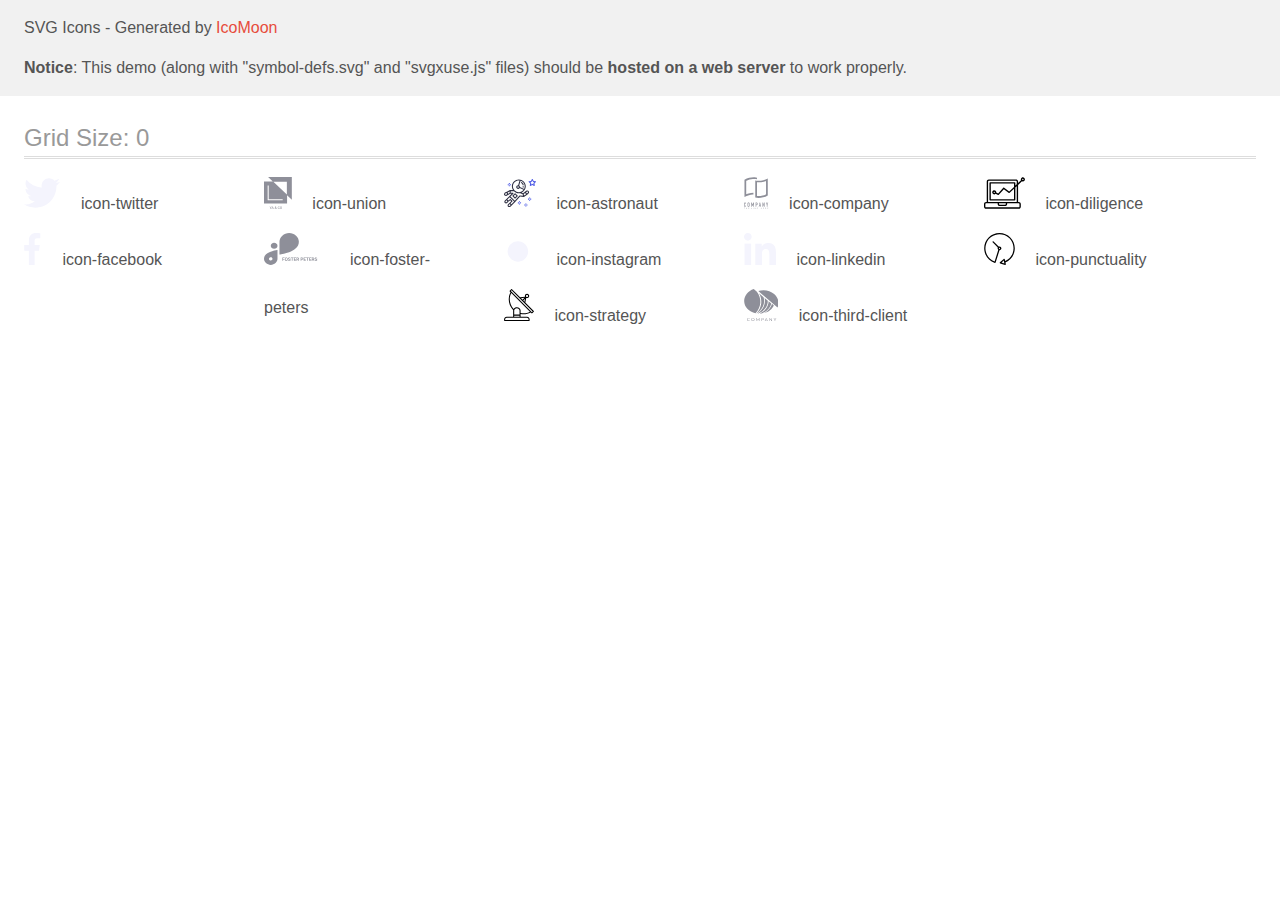
<file: images/icomoon/demo-external-svg.html>
<!doctype html>
<html>
<head>
    <title>IcoMoon - SVG Icons</title>
    <meta charset="utf-8">
    <meta name="viewport" content="width=device-width, initial-scale=1">
    <link rel="stylesheet" href="demo-files/demo.css">
    <link rel="stylesheet" href="style.css">
</head>
<body>
<header class="bgc1 clearfix">
<div class="mhl">
    <p>SVG Icons - Generated by <a href="https://icomoon.io/app">IcoMoon</a></p><p><strong>Notice</strong>: This demo (along with "symbol-defs.svg" and "svgxuse.js" files) should be <b>hosted on a web server</b> to work properly.</p>
</div>
</header>
    <div class="clearfix mhl ptl">
        <h1 class="mvm mtn fgc1">Grid Size: 0</h1>
        <div class="glyph fs1">
            <div class="clearfix pbs">
                <svg class="icon icon-twitter"><use xlink:href="symbol-defs.svg#icon-twitter"></use></svg><span class="name"> icon-twitter</span>
            </div>
        </div>
        <div class="glyph fs1">
            <div class="clearfix pbs">
                <svg class="icon icon-union"><use xlink:href="symbol-defs.svg#icon-union"></use></svg><span class="name"> icon-union</span>
            </div>
        </div>
        <div class="glyph fs1">
            <div class="clearfix pbs">
                <svg class="icon icon-astronaut"><use xlink:href="symbol-defs.svg#icon-astronaut"></use></svg><span class="name"> icon-astronaut</span>
            </div>
        </div>
        <div class="glyph fs1">
            <div class="clearfix pbs">
                <svg class="icon icon-company"><use xlink:href="symbol-defs.svg#icon-company"></use></svg><span class="name"> icon-company</span>
            </div>
        </div>
        <div class="glyph fs1">
            <div class="clearfix pbs">
                <svg class="icon icon-diligence"><use xlink:href="symbol-defs.svg#icon-diligence"></use></svg><span class="name"> icon-diligence</span>
            </div>
        </div>
        <div class="glyph fs1">
            <div class="clearfix pbs">
                <svg class="icon icon-facebook"><use xlink:href="symbol-defs.svg#icon-facebook"></use></svg><span class="name"> icon-facebook</span>
            </div>
        </div>
        <div class="glyph fs1">
            <div class="clearfix pbs">
                <svg class="icon icon-foster-peters"><use xlink:href="symbol-defs.svg#icon-foster-peters"></use></svg><span class="name"> icon-foster-peters</span>
            </div>
        </div>
        <div class="glyph fs1">
            <div class="clearfix pbs">
                <svg class="icon icon-instagram"><use xlink:href="symbol-defs.svg#icon-instagram"></use></svg><span class="name"> icon-instagram</span>
            </div>
        </div>
        <div class="glyph fs1">
            <div class="clearfix pbs">
                <svg class="icon icon-linkedin"><use xlink:href="symbol-defs.svg#icon-linkedin"></use></svg><span class="name"> icon-linkedin</span>
            </div>
        </div>
        <div class="glyph fs1">
            <div class="clearfix pbs">
                <svg class="icon icon-punctuality"><use xlink:href="symbol-defs.svg#icon-punctuality"></use></svg><span class="name"> icon-punctuality</span>
            </div>
        </div>
        <div class="glyph fs1">
            <div class="clearfix pbs">
                <svg class="icon icon-strategy"><use xlink:href="symbol-defs.svg#icon-strategy"></use></svg><span class="name"> icon-strategy</span>
            </div>
        </div>
        <div class="glyph fs1">
            <div class="clearfix pbs">
                <svg class="icon icon-third-client"><use xlink:href="symbol-defs.svg#icon-third-client"></use></svg><span class="name"> icon-third-client</span>
            </div>
        </div>
  </div>
<script defer src="svgxuse.js"></script>
</body>
</html>
</file>
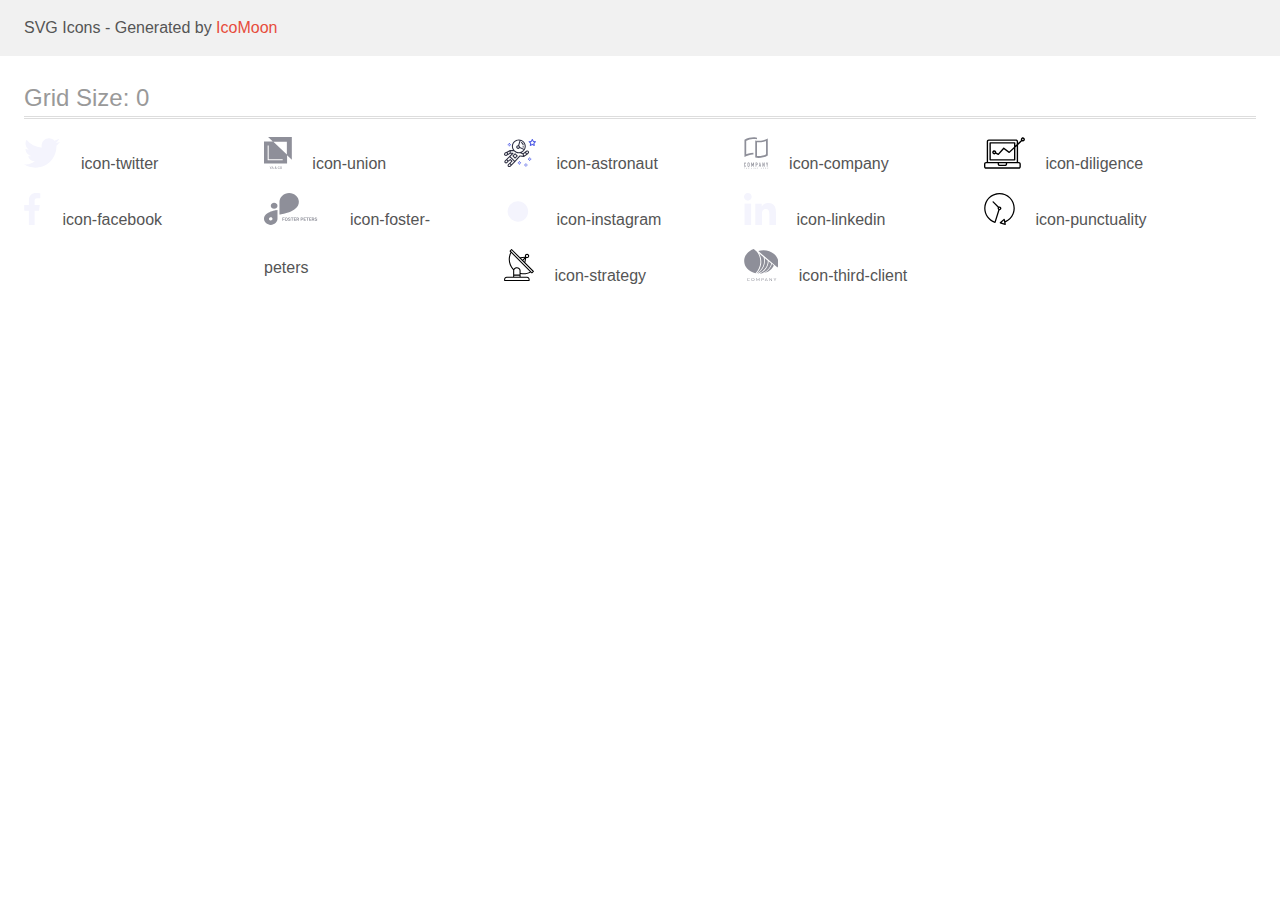
<file: images/icomoon/demo.html>
<!doctype html>
<html>
<head>
    <title>IcoMoon - SVG Icons</title>
    <meta charset="utf-8">
    <meta name="viewport" content="width=device-width, initial-scale=1">
    <link rel="stylesheet" href="demo-files/demo.css">
    <link rel="stylesheet" href="style.css">
</head>
<body>
<svg aria-hidden="true" style="position: absolute; width: 0; height: 0; overflow: hidden;" version="1.1" xmlns="http://www.w3.org/2000/svg" xmlns:xlink="http://www.w3.org/1999/xlink">
<defs>
<symbol id="icon-twitter" viewBox="0 0 37 32">
<path fill="#f4f4fd" style="fill: var(--color1, #f4f4fd)" d="M36.571 4.66c-1.36 0.597-2.809 0.992-4.32 1.184 1.554-0.928 2.741-2.386 3.298-4.144-1.449 0.864-3.049 1.474-4.754 1.815-1.376-1.465-3.337-2.373-5.477-2.373-4.151 0-7.493 3.369-7.493 7.499 0 0.594 0.050 1.166 0.174 1.71-6.233-0.304-11.749-3.291-15.454-7.842-0.647 1.122-1.026 2.407-1.026 3.79 0 2.597 1.337 4.898 3.33 6.231-1.205-0.023-2.386-0.373-3.387-0.923 0 0.023 0 0.053 0 0.082 0 3.643 2.599 6.67 6.007 7.367-0.61 0.167-1.275 0.247-1.966 0.247-0.48 0-0.965-0.027-1.419-0.128 0.971 2.969 3.728 5.152 7.006 5.223-2.551 1.995-5.79 3.198-9.296 3.198-0.615 0-1.205-0.027-1.794-0.103 3.321 2.142 7.257 3.365 11.502 3.365 13.797 0 21.339-11.429 21.339-21.335 0-0.331-0.011-0.651-0.027-0.969 1.488-1.056 2.738-2.375 3.758-3.893z"></path>
</symbol>
<symbol id="icon-union" viewBox="0 0 28 32">
<path fill="#8e8f99" style="fill: var(--color2, #8e8f99)" d="M4.085 0l4.771 4.546-8.856-0.005v22.054h23.149v-8.432l4.766 4.541v-22.703h-23.83zM22.939 17.629l-13.528-12.889h13.528v12.889zM18.739 23.369h-15.076v-14.833h1.066v13.828h14.010v1.004zM6.67 30.68l-0.562-1.155h-0.464l0.814 1.529v0.891h0.421v-0.891l0.814-1.529h-0.462l-0.562 1.155zM8.741 29.525h0.1l0.914 2.42h-0.439l-0.196-0.567h-0.937l-0.195 0.567h-0.437l0.911-2.42h0.279zM8.297 31.047h0.709l-0.355-1.027-0.354 1.027zM11.222 30.646c-0.018-0.023-0.036-0.046-0.053-0.068-0.062-0.082-0.11-0.161-0.145-0.238-0.034-0.078-0.052-0.157-0.052-0.239 0-0.126 0.026-0.235 0.078-0.326s0.126-0.161 0.221-0.209c0.095-0.050 0.207-0.075 0.334-0.075 0.123 0 0.229 0.025 0.317 0.075 0.090 0.049 0.158 0.114 0.206 0.194 0.049 0.081 0.073 0.17 0.073 0.266 0 0.076-0.014 0.146-0.042 0.209s-0.066 0.121-0.115 0.173c-0.049 0.052-0.105 0.101-0.17 0.148l-0.168 0.122 0.479 0.566c0.016-0.031 0.030-0.064 0.043-0.098 0.041-0.106 0.062-0.224 0.062-0.354h0.346c0 0.117-0.012 0.229-0.035 0.334-0.022 0.105-0.058 0.203-0.108 0.293-0.020 0.037-0.043 0.073-0.069 0.107l0.355 0.418h-0.464l-0.141-0.165c-0.076 0.058-0.159 0.103-0.248 0.136-0.117 0.042-0.243 0.063-0.376 0.063-0.161 0-0.3-0.029-0.417-0.088s-0.208-0.14-0.273-0.243c-0.063-0.103-0.095-0.221-0.095-0.354 0-0.099 0.021-0.185 0.061-0.259 0.041-0.075 0.097-0.145 0.168-0.209 0.066-0.059 0.14-0.119 0.224-0.178zM11.42 30.889l-0.050 0.036c-0.059 0.048-0.103 0.094-0.131 0.138-0.028 0.043-0.046 0.083-0.055 0.12s-0.013 0.069-0.013 0.096c0 0.071 0.015 0.135 0.045 0.193 0.031 0.058 0.076 0.104 0.135 0.138 0.060 0.033 0.132 0.050 0.218 0.050 0.092 0 0.181-0.020 0.268-0.061 0.043-0.021 0.084-0.047 0.123-0.076l-0.539-0.633zM11.516 30.447l0.148-0.1c0.070-0.047 0.12-0.092 0.15-0.136 0.030-0.045 0.045-0.102 0.045-0.17 0-0.058-0.022-0.111-0.067-0.16s-0.107-0.073-0.188-0.073c-0.056 0-0.104 0.013-0.143 0.040-0.039 0.025-0.068 0.060-0.088 0.103-0.019 0.042-0.028 0.089-0.028 0.141 0 0.050 0.013 0.101 0.038 0.155 0.026 0.052 0.060 0.107 0.105 0.165 0.009 0.012 0.018 0.023 0.028 0.035zM15.75 31.157h-0.416c-0.012 0.105-0.038 0.194-0.076 0.268-0.038 0.072-0.094 0.127-0.168 0.165-0.073 0.038-0.169 0.056-0.288 0.056-0.098 0-0.181-0.019-0.251-0.058s-0.127-0.094-0.173-0.165c-0.044-0.071-0.078-0.156-0.1-0.254-0.021-0.1-0.032-0.211-0.032-0.332v-0.204c0-0.129 0.012-0.243 0.035-0.342 0.024-0.101 0.060-0.186 0.108-0.254s0.107-0.121 0.178-0.156c0.071-0.035 0.154-0.053 0.249-0.053 0.116 0 0.211 0.020 0.283 0.060 0.072 0.039 0.126 0.095 0.163 0.17 0.038 0.074 0.062 0.163 0.073 0.268h0.416c-0.017-0.162-0.062-0.305-0.136-0.43-0.073-0.125-0.176-0.223-0.309-0.294s-0.296-0.106-0.489-0.106c-0.152 0-0.289 0.027-0.411 0.080-0.121 0.053-0.224 0.13-0.311 0.231-0.086 0.1-0.153 0.22-0.2 0.361-0.045 0.141-0.068 0.298-0.068 0.472v0.201c0 0.174 0.022 0.331 0.067 0.472 0.045 0.141 0.111 0.261 0.196 0.361 0.085 0.099 0.188 0.175 0.307 0.229 0.12 0.053 0.254 0.080 0.404 0.080 0.195 0 0.361-0.035 0.497-0.106s0.242-0.168 0.317-0.291c0.075-0.124 0.12-0.265 0.133-0.424zM18.059 30.801v-0.133c0-0.183-0.024-0.346-0.073-0.49-0.048-0.145-0.116-0.269-0.204-0.371-0.089-0.103-0.194-0.181-0.317-0.234-0.123-0.054-0.259-0.081-0.409-0.081-0.148 0-0.284 0.027-0.407 0.081-0.122 0.053-0.228 0.131-0.317 0.234-0.089 0.102-0.157 0.226-0.206 0.371-0.049 0.144-0.073 0.308-0.073 0.49v0.133c0 0.183 0.024 0.347 0.073 0.492 0.050 0.145 0.12 0.269 0.209 0.371s0.196 0.18 0.317 0.234c0.123 0.053 0.259 0.080 0.407 0.080 0.15 0 0.286-0.027 0.409-0.080 0.123-0.054 0.228-0.132 0.316-0.234 0.089-0.102 0.157-0.226 0.204-0.371s0.072-0.309 0.072-0.492zM17.642 30.665v0.136c0 0.135-0.013 0.255-0.040 0.359-0.025 0.104-0.063 0.192-0.113 0.264-0.050 0.071-0.111 0.125-0.183 0.161-0.072 0.035-0.155 0.053-0.248 0.053-0.092 0-0.174-0.018-0.246-0.053-0.072-0.037-0.134-0.090-0.186-0.161-0.051-0.072-0.090-0.16-0.116-0.264s-0.040-0.224-0.040-0.359v-0.136c0-0.135 0.013-0.254 0.040-0.357 0.027-0.104 0.065-0.191 0.115-0.261 0.051-0.071 0.112-0.124 0.184-0.16 0.072-0.037 0.154-0.055 0.246-0.055s0.175 0.018 0.248 0.055c0.073 0.035 0.135 0.089 0.184 0.16 0.051 0.070 0.089 0.157 0.115 0.261 0.027 0.103 0.040 0.222 0.040 0.357z"></path>
</symbol>
<symbol id="icon-astronaut" viewBox="0 0 32 32">
<path fill="#4d5ae5" style="fill: var(--color3, #4d5ae5)" d="M31.974 4.524c-0.063-0.193-0.229-0.333-0.43-0.363l-1.91-0.278-0.855-1.731c-0.179-0.365-0.777-0.365-0.956 0l-0.855 1.731-1.91 0.278c-0.201 0.029-0.367 0.17-0.431 0.363-0.062 0.193-0.011 0.405 0.135 0.547l1.383 1.348-0.326 1.903c-0.034 0.2 0.048 0.402 0.212 0.522 0.166 0.121 0.382 0.135 0.562 0.040l1.709-0.899 1.709 0.899c0.078 0.041 0.164 0.061 0.249 0.061 0.11 0 0.221-0.034 0.314-0.102 0.164-0.119 0.246-0.322 0.212-0.522l-0.326-1.903 1.383-1.348c0.145-0.142 0.197-0.354 0.135-0.547zM29.511 5.851c-0.125 0.122-0.183 0.299-0.153 0.472l0.191 1.114-1-0.526c-0.078-0.041-0.163-0.061-0.249-0.061s-0.17 0.020-0.249 0.061l-1.001 0.526 0.191-1.114c0.030-0.173-0.028-0.349-0.153-0.472l-0.81-0.789 1.119-0.163c0.174-0.025 0.324-0.134 0.402-0.292l0.5-1.013 0.5 1.013c0.078 0.157 0.228 0.267 0.402 0.292l1.119 0.163-0.809 0.789z"></path>
<path fill="#4d5ae5" style="fill: var(--color3, #4d5ae5)" d="M26.134 20.522h-1.067v1.067h1.067v-1.067z"></path>
<path fill="#4d5ae5" style="fill: var(--color3, #4d5ae5)" d="M26.134 22.656h-1.067v1.067h1.067v-1.067z"></path>
<path fill="#4d5ae5" style="fill: var(--color3, #4d5ae5)" d="M27.2 21.589h-1.067v1.067h1.067v-1.067z"></path>
<path fill="#4d5ae5" style="fill: var(--color3, #4d5ae5)" d="M25.067 21.589h-1.067v1.067h1.067v-1.067z"></path>
<path fill="#4d5ae5" style="fill: var(--color3, #4d5ae5)" d="M22.4 26.389h-1.067v1.067h1.067v-1.067z"></path>
<path fill="#4d5ae5" style="fill: var(--color3, #4d5ae5)" d="M22.4 28.522h-1.067v1.067h1.067v-1.067z"></path>
<path fill="#4d5ae5" style="fill: var(--color3, #4d5ae5)" d="M23.467 27.456h-1.067v1.067h1.067v-1.067z"></path>
<path fill="#4d5ae5" style="fill: var(--color3, #4d5ae5)" d="M21.333 27.456h-1.067v1.067h1.067v-1.067z"></path>
<path fill="#4d5ae5" style="fill: var(--color3, #4d5ae5)" d="M16 24.256h-1.067v1.067h1.067v-1.067z"></path>
<path fill="#4d5ae5" style="fill: var(--color3, #4d5ae5)" d="M16 26.389h-1.067v1.067h1.067v-1.067z"></path>
<path fill="#4d5ae5" style="fill: var(--color3, #4d5ae5)" d="M17.067 25.322h-1.067v1.067h1.067v-1.067z"></path>
<path fill="#4d5ae5" style="fill: var(--color3, #4d5ae5)" d="M14.933 25.322h-1.067v1.067h1.067v-1.067z"></path>
<path fill="#4d5ae5" style="fill: var(--color3, #4d5ae5)" d="M5.867 6.122h-1.067v1.067h1.067v-1.067z"></path>
<path fill="#4d5ae5" style="fill: var(--color3, #4d5ae5)" d="M5.867 8.255h-1.067v1.067h1.067v-1.067z"></path>
<path fill="#4d5ae5" style="fill: var(--color3, #4d5ae5)" d="M6.933 7.189h-1.067v1.067h1.067v-1.067z"></path>
<path fill="#4d5ae5" style="fill: var(--color3, #4d5ae5)" d="M4.8 7.189h-1.067v1.067h1.067v-1.067z"></path>
<path fill="#2e2f42" style="fill: var(--color4, #2e2f42)" d="M24.715 14.159c-0.287-0.388-0.709-0.637-1.188-0.705-0.481-0.068-0.956 0.058-1.34 0.352l-1.252 0.96-1.898 1.417-1.358-0.541c2.421-1.086 4.114-3.508 4.114-6.32 0-3.823-3.123-6.933-6.961-6.933s-6.961 3.11-6.961 6.933c0 1.386 0.414 2.674 1.12 3.758l-2.764-0.024c-0.002 0-0.003 0-0.005 0-0.009 0-0.015 0.004-0.023 0.005-0.053 0.002-0.105 0.013-0.155 0.031-0.013 0.005-0.026 0.008-0.038 0.013-0.006 0.003-0.013 0.003-0.019 0.006l-3.233 1.596c-0.001 0-0.001 0-0.001 0.001l-1.893 0.911c-0.021 0.009-0.042 0.021-0.063 0.035-0.755 0.502-1.012 1.489-0.598 2.295 0.22 0.429 0.595 0.745 1.056 0.889 0.178 0.055 0.359 0.083 0.539 0.083 0.29 0 0.577-0.071 0.839-0.211l1.388-0.738 2.264-1.169 1.357-0.008-5.442 5.416c-0.001 0.001-0.001 0.001-0.002 0.001l-1.339 1.333c-0.316 0.315-0.49 0.732-0.49 1.178s0.174 0.863 0.49 1.179c0.325 0.323 0.752 0.485 1.179 0.485s0.854-0.162 1.18-0.485l1.314-1.309 1.741-1.3 0.901 0.897-1.762 1.754c-0 0.001-0.001 0.001-0.002 0.001l-1.339 1.333c-0.316 0.315-0.49 0.732-0.49 1.178s0.174 0.863 0.49 1.179c0.325 0.323 0.753 0.485 1.18 0.485s0.855-0.162 1.18-0.485l3.482-3.467c0.001-0.001 0.001-0.001 0.001-0.002l1.010-1-0.004-0.004c0.006-0.006 0.015-0.009 0.022-0.015l5.166-5.658 3.471 0.494c0.025 0.004 0.050 0.005 0.075 0.005 0.065 0 0.127-0.015 0.187-0.038 0.018-0.006 0.033-0.015 0.050-0.023 0.019-0.010 0.039-0.015 0.058-0.027l3.213-2.133c0.012-0.008 0.018-0.021 0.029-0.029 0.013-0.010 0.029-0.014 0.041-0.026l1.271-1.191c0.662-0.62 0.753-1.635 0.212-2.362zM2.13 17.77c-0.173 0.093-0.37 0.111-0.558 0.052-0.187-0.058-0.338-0.186-0.427-0.358-0.161-0.314-0.068-0.695 0.214-0.902l1.314-0.632 0.449 1.313-0.992 0.527zM5.628 15.942l-1.548 0.8-0.439-1.283 2.027-1.001-0.040 1.484zM20.727 9.322c0 0.918-0.219 1.785-0.599 2.559l-4.181-1.899c-0.044-0.573-0.341-1.075-0.788-1.388l1.464-4.86c2.378 0.756 4.105 2.974 4.105 5.588zM8.938 9.322c0-3.235 2.644-5.867 5.894-5.867 0.253 0 0.5 0.021 0.745 0.052l-1.432 4.754c-0.019-0.001-0.037-0.006-0.057-0.006-1.033 0-1.873 0.837-1.873 1.867s0.84 1.867 1.873 1.867c0.694 0 1.294-0.383 1.618-0.945l3.862 1.755c-1.075 1.446-2.795 2.39-4.737 2.39-3.25 0-5.894-2.632-5.894-5.867zM14.894 10.122c0 0.441-0.362 0.8-0.806 0.8s-0.806-0.359-0.806-0.8c0-0.441 0.362-0.8 0.806-0.8s0.806 0.359 0.806 0.8zM2.465 25.146c-0.236 0.234-0.619 0.234-0.854 0.001-0.114-0.114-0.176-0.263-0.176-0.423s0.062-0.309 0.176-0.421l0.962-0.958 0.851 0.848-0.959 0.955zM5.679 28.88c-0.236 0.234-0.619 0.235-0.855 0.001-0.114-0.114-0.176-0.263-0.176-0.423s0.062-0.309 0.176-0.421l0.963-0.959 0.852 0.848-0.96 0.955zM9.16 25.411c-0.001 0-0.001 0-0.002 0.001l-1.765 1.76-0.852-0.848 1.763-1.755c0 0 0 0 0-0s0.001-0.001 0.002-0.001c0.040-0.040 0.065-0.088 0.090-0.135 0.007-0.014 0.020-0.026 0.026-0.040 0.017-0.041 0.019-0.085 0.026-0.129 0.003-0.025 0.014-0.047 0.014-0.073 0-0.036-0.013-0.070-0.020-0.106-0.006-0.032-0.006-0.065-0.019-0.095-0.020-0.050-0.055-0.094-0.091-0.138-0.010-0.012-0.014-0.027-0.025-0.038 0 0 0 0-0.001 0s-0.001-0.002-0.001-0.002l-1.607-1.6c-0.017-0.017-0.039-0.024-0.058-0.038-0.028-0.022-0.055-0.042-0.087-0.058-0.030-0.015-0.061-0.024-0.093-0.033-0.034-0.010-0.067-0.017-0.103-0.020-0.033-0.002-0.063 0.001-0.095 0.005-0.036 0.004-0.069 0.009-0.104 0.020-0.034 0.011-0.063 0.027-0.094 0.045-0.020 0.011-0.042 0.015-0.061 0.029l-1.773 1.324-0.901-0.897 2.399-2.386 4.361 4.289-0.928 0.919zM15.979 18.394c-0.015-0.002-0.030 0.004-0.045 0.003-0.039-0.002-0.076 0.001-0.115 0.007-0.030 0.005-0.059 0.011-0.088 0.021-0.034 0.012-0.065 0.028-0.097 0.047-0.030 0.018-0.057 0.037-0.083 0.061-0.013 0.011-0.028 0.017-0.040 0.029l-4.698 5.146-4.328-4.257 2.833-2.818c0.209-0.208 0.21-0.546 0.002-0.755-0.105-0.105-0.243-0.157-0.381-0.156v-0.001l-2.219 0.013 0.028-1.607 3.104 0.027c1.265 1.294 3.029 2.101 4.981 2.101 0.437 0 0.864-0.045 1.279-0.123 0.040 0.032 0.079 0.065 0.13 0.085l2.41 0.96 0.152 0.758 0.178 0.885-3.003-0.427zM20.020 18.572l-0.313-1.558 1.446-1.080 0.947 1.257-2.080 1.381zM23.774 15.741l-0.838 0.785-0.931-1.236 0.831-0.637c0.155-0.119 0.351-0.168 0.543-0.143 0.193 0.027 0.364 0.128 0.48 0.284 0.217 0.292 0.18 0.699-0.085 0.947z"></path>
<path fill="#2e2f42" style="fill: var(--color4, #2e2f42)" d="M13.602 18.544l-2.143-2.133c-0.207-0.207-0.545-0.207-0.753 0l-2.142 2.133c-0.1 0.101-0.157 0.236-0.157 0.378s0.056 0.278 0.157 0.378l2.142 2.133c0.104 0.103 0.241 0.155 0.377 0.155s0.273-0.052 0.376-0.155l2.143-2.133c0.1-0.1 0.157-0.236 0.157-0.378s-0.057-0.278-0.157-0.378zM11.083 20.303l-1.387-1.381 1.387-1.381 1.387 1.381-1.387 1.381z"></path>
<path fill="#2e2f42" style="fill: var(--color4, #2e2f42)" d="M17.164 5.071l-0.258 1.036c0.071 0.018 1.738 0.452 1.738 2.149h1.067c-0-2.017-1.666-2.965-2.547-3.185z"></path>
<path fill="#2e2f42" style="fill: var(--color4, #2e2f42)" d="M19.711 9.322h-1.067v1.067h1.067v-1.067z"></path>
</symbol>
<symbol id="icon-company" viewBox="0 0 25 32">
<path fill="#8e8f99" style="fill: var(--color2, #8e8f99)" d="M10.531 1.806h-0.084c-0.129-0.008-0.258-0.011-0.388-0.014v0h-0.28c-0.244 0-0.494 0.006-0.741 0.019-0.019-0.001-0.037-0.001-0.056 0-2.243 0.127-4.44 0.688-6.471 1.651l-0.266 0.128v13.625l0.623-0.211c0.546-0.188 1.129-0.357 1.731-0.513 1.629-0.418 3.301-0.64 4.982-0.662v1.79c-0.223 0.002-0.439 0.008-0.655 0.019h-0.051c-1.294 0.071-2.577 0.268-3.833 0.588-1.59 0.398-3.124 0.996-4.566 1.779v-17.475c1.497-0.873 3.11-1.529 4.79-1.948 1.475-0.381 2.992-0.576 4.515-0.582h0.263c0.314 0.008 0.621 0.022 0.909 0.044 0.759 0.053 1.511 0.173 2.249 0.358v1.762c-0.717-0.167-1.445-0.277-2.179-0.329-0.015-0.001-0.030-0.003-0.045-0.004-0.152-0.013-0.304-0.026-0.446-0.026zM13.633 3.607c0.391 0.030 0.796 0.044 1.205 0.044 1.601-0.006 3.195-0.21 4.747-0.609 1.589-0.4 3.123-0.998 4.564-1.781v17.163c-1.498 0.873-3.111 1.529-4.792 1.948-1.475 0.379-2.992 0.574-4.515 0.581-1.154 0.009-2.304-0.126-3.425-0.404v-17.275c0.265 0.061 0.537 0.117 0.814 0.164 0.455 0.077 0.934 0.133 1.401 0.167zM22.367 3.74l-0.623 0.21c-0.573 0.192-1.15 0.365-1.731 0.518-1.691 0.434-3.428 0.657-5.173 0.663-0.406 0-0.78-0.011-1.141-0.034l-0.497-0.033v14.017l0.427 0.038c0.395 0.034 0.803 0.052 1.214 0.052 1.374-0.006 2.743-0.183 4.074-0.527 1.096-0.275 2.162-0.658 3.184-1.144l0.266-0.128v-13.63z"></path>
<path fill="#8e8f99" style="fill: var(--color2, #8e8f99)" d="M1.684 25.977c-0.090-0.093-0.197-0.166-0.317-0.214s-0.247-0.071-0.376-0.066c-0.137-0.002-0.273 0.024-0.4 0.075-0.117 0.046-0.222 0.116-0.311 0.205s-0.156 0.196-0.201 0.313c-0.049 0.123-0.073 0.254-0.072 0.387v2.335c-0.006 0.165 0.026 0.328 0.092 0.479 0.055 0.12 0.135 0.226 0.233 0.313 0.093 0.079 0.203 0.135 0.321 0.166 0.114 0.032 0.231 0.048 0.349 0.049 0.13 0.001 0.259-0.027 0.377-0.081 0.117-0.051 0.222-0.124 0.311-0.216 0.087-0.091 0.156-0.197 0.204-0.313 0.050-0.118 0.075-0.244 0.075-0.372v-0.261h-0.61v0.208c0.002 0.071-0.010 0.142-0.036 0.208-0.020 0.050-0.050 0.095-0.089 0.131-0.038 0.031-0.081 0.053-0.128 0.067-0.041 0.014-0.084 0.021-0.128 0.022-0.054 0.006-0.11-0.002-0.16-0.024s-0.094-0.057-0.126-0.101c-0.058-0.094-0.086-0.203-0.081-0.313v-2.177c-0.004-0.121 0.022-0.241 0.075-0.349 0.032-0.049 0.077-0.089 0.129-0.114s0.112-0.034 0.17-0.027c0.053-0.002 0.105 0.009 0.152 0.032s0.089 0.057 0.12 0.099c0.068 0.090 0.104 0.2 0.101 0.313v0.202h0.604v-0.238c0.001-0.14-0.024-0.278-0.075-0.408-0.045-0.122-0.114-0.234-0.204-0.329z"></path>
<path fill="#8e8f99" style="fill: var(--color2, #8e8f99)" d="M5.31 25.95c-0.195-0.164-0.44-0.255-0.694-0.257-0.124 0-0.248 0.023-0.364 0.066-0.119 0.042-0.228 0.107-0.322 0.191-0.101 0.091-0.182 0.202-0.237 0.327-0.061 0.143-0.092 0.297-0.089 0.452v2.239c-0.004 0.158 0.026 0.314 0.089 0.459 0.055 0.12 0.136 0.227 0.237 0.313 0.093 0.087 0.203 0.154 0.322 0.197 0.117 0.043 0.24 0.065 0.364 0.066s0.248-0.023 0.364-0.066c0.121-0.044 0.233-0.111 0.33-0.197 0.097-0.087 0.176-0.194 0.23-0.313 0.063-0.145 0.093-0.301 0.089-0.459v-2.239c0.003-0.155-0.027-0.31-0.089-0.452-0.054-0.123-0.133-0.235-0.23-0.327zM5.025 28.969c0.005 0.060-0.003 0.12-0.024 0.176s-0.054 0.107-0.097 0.148c-0.081 0.068-0.182 0.105-0.287 0.105s-0.207-0.037-0.287-0.105c-0.043-0.041-0.076-0.092-0.097-0.148s-0.029-0.116-0.024-0.176v-2.239c-0.005-0.060 0.003-0.12 0.024-0.176s0.054-0.107 0.097-0.148c0.081-0.068 0.182-0.105 0.287-0.105s0.207 0.037 0.287 0.105c0.043 0.041 0.076 0.092 0.097 0.148s0.029 0.116 0.024 0.176v2.239z"></path>
<path fill="#8e8f99" style="fill: var(--color2, #8e8f99)" d="M10.072 29.969v-4.239h-0.587l-0.771 2.244h-0.011l-0.777-2.244h-0.581v4.239h0.606v-2.579h0.011l0.593 1.823h0.302l0.598-1.823h0.011v2.579h0.606z"></path>
<path fill="#8e8f99" style="fill: var(--color2, #8e8f99)" d="M13.513 26.027c-0.093-0.105-0.211-0.184-0.343-0.232-0.142-0.046-0.29-0.068-0.439-0.066h-0.9v4.239h0.604v-1.656h0.311c0.188 0.009 0.376-0.031 0.545-0.116 0.137-0.076 0.252-0.188 0.332-0.324 0.070-0.113 0.117-0.238 0.139-0.369 0.024-0.16 0.035-0.321 0.033-0.482 0.006-0.204-0.014-0.407-0.059-0.606-0.040-0.147-0.117-0.281-0.223-0.39zM13.201 27.319c-0.003 0.077-0.022 0.152-0.056 0.221-0.035 0.065-0.089 0.117-0.156 0.149-0.089 0.040-0.187 0.058-0.285 0.053h-0.275v-1.441h0.311c0.094-0.005 0.187 0.014 0.272 0.053 0.062 0.036 0.112 0.091 0.142 0.157 0.033 0.074 0.051 0.155 0.053 0.236 0 0.089 0 0.183 0 0.282s0.006 0.2 0 0.291h-0.006z"></path>
<path fill="#8e8f99" style="fill: var(--color2, #8e8f99)" d="M16.374 25.73h-0.495l-0.934 4.239h0.604l0.177-0.911h0.823l0.177 0.911h0.604l-0.957-4.239zM15.817 28.481l0.297-1.537h0.011l0.296 1.537h-0.604z"></path>
<path fill="#8e8f99" style="fill: var(--color2, #8e8f99)" d="M20.277 28.284h-0.011l-0.912-2.554h-0.581v4.239h0.604v-2.549h0.012l0.923 2.549h0.568v-4.239h-0.604v2.554z"></path>
<path fill="#8e8f99" style="fill: var(--color2, #8e8f99)" d="M23.968 25.73l-0.486 1.685h-0.012l-0.486-1.685h-0.64l0.83 2.447v1.792h0.604v-1.792l0.83-2.447h-0.64z"></path>
<path fill="#8e8f99" style="fill: var(--color2, #8e8f99)" d="M0 31.166h0.291v0.817h0.198v-0.817h0.29v-0.167h-0.778v0.167z"></path>
<path fill="#8e8f99" style="fill: var(--color2, #8e8f99)" d="M2.447 30.998l-0.381 0.984h0.21l0.081-0.224h0.392l0.084 0.224h0.215l-0.391-0.984h-0.21zM2.416 31.593l0.134-0.365 0.134 0.365h-0.268z"></path>
<path fill="#8e8f99" style="fill: var(--color2, #8e8f99)" d="M4.866 31.62h0.227v0.127c-0.066 0.053-0.149 0.082-0.234 0.083-0.040 0.002-0.079-0.005-0.116-0.021s-0.068-0.041-0.093-0.072c-0.052-0.075-0.078-0.165-0.073-0.257 0-0.219 0.095-0.329 0.283-0.329 0.050-0.005 0.099 0.008 0.14 0.037s0.070 0.071 0.082 0.12l0.195-0.038c-0.042-0.192-0.181-0.289-0.417-0.289-0.127-0.003-0.25 0.042-0.344 0.127-0.050 0.049-0.088 0.108-0.112 0.174s-0.034 0.135-0.029 0.205c-0.006 0.135 0.039 0.267 0.126 0.369 0.048 0.050 0.107 0.088 0.171 0.113s0.134 0.035 0.203 0.031c0.154 0.004 0.304-0.052 0.417-0.157v-0.388h-0.427v0.166z"></path>
<path fill="#8e8f99" style="fill: var(--color2, #8e8f99)" d="M7.337 30.998h-0.199v0.984h0.69v-0.167h-0.49v-0.817z"></path>
<path fill="#8e8f99" style="fill: var(--color2, #8e8f99)" d="M9.426 30.998h-0.199v0.984h0.199v-0.984z"></path>
<path fill="#8e8f99" style="fill: var(--color2, #8e8f99)" d="M11.469 31.656l-0.403-0.657h-0.193v0.984h0.185v-0.643l0.395 0.643h0.198v-0.984h-0.182v0.657z"></path>
<path fill="#8e8f99" style="fill: var(--color2, #8e8f99)" d="M13.315 31.549h0.49v-0.167h-0.49v-0.216h0.528v-0.167h-0.727v0.984h0.747v-0.167h-0.548v-0.266z"></path>
<path fill="#8e8f99" style="fill: var(--color2, #8e8f99)" d="M17.792 31.387h-0.388v-0.388h-0.198v0.984h0.198v-0.43h0.388v0.43h0.198v-0.984h-0.198v0.388z"></path>
<path fill="#8e8f99" style="fill: var(--color2, #8e8f99)" d="M19.649 31.549h0.492v-0.167h-0.492v-0.216h0.529v-0.167h-0.727v0.984h0.746v-0.167h-0.548v-0.266z"></path>
<path fill="#8e8f99" style="fill: var(--color2, #8e8f99)" d="M22.168 31.549c0.171-0.027 0.258-0.117 0.258-0.274 0.005-0.042-0.001-0.084-0.018-0.123s-0.044-0.072-0.078-0.096c-0.089-0.045-0.189-0.065-0.288-0.058h-0.417v0.984h0.198v-0.412h0.039c0.042-0.003 0.084 0.005 0.123 0.022 0.029 0.018 0.053 0.043 0.070 0.072l0.215 0.313h0.237l-0.12-0.192c-0.053-0.095-0.128-0.176-0.218-0.236zM21.969 31.413h-0.146v-0.247h0.156c0.068-0.005 0.136 0.002 0.201 0.023 0.014 0.013 0.026 0.029 0.033 0.046s0.011 0.037 0.010 0.056c-0.001 0.019-0.006 0.038-0.015 0.055s-0.022 0.032-0.037 0.043c-0.065 0.020-0.133 0.028-0.201 0.023z"></path>
<path fill="#8e8f99" style="fill: var(--color2, #8e8f99)" d="M24.067 31.549h0.49v-0.167h-0.49v-0.216h0.529v-0.167h-0.729v0.984h0.747v-0.167h-0.548v-0.266z"></path>
</symbol>
<symbol id="icon-diligence" viewBox="0 0 41 32">
<path d="M2.047 31.732h32.751c1.13 0 2.047-0.916 2.047-2.047v-2.729c0-1.13-0.917-2.047-2.047-2.047h-0.682v-17.015l3.876-3.671c0.9 0.443 1.988 0.174 2.577-0.638s0.506-1.931-0.195-2.648-1.818-0.824-2.643-0.253c-0.825 0.571-1.118 1.653-0.694 2.563l-2.92 2.768v-1.574c0-1.13-0.916-2.047-2.047-2.047h-27.292c-1.13 0-2.047 0.917-2.047 2.047v20.469h-0.682c-1.13 0-2.047 0.916-2.047 2.047v2.729c0 1.13 0.917 2.047 2.047 2.047zM38.892 1.711c0.377 0 0.682 0.305 0.682 0.682s-0.306 0.682-0.682 0.682c-0.377 0-0.682-0.305-0.682-0.682s0.305-0.682 0.682-0.682zM4.094 4.44c0-0.377 0.306-0.682 0.682-0.682h27.292c0.377 0 0.682 0.306 0.682 0.682v2.865l-1.365 1.297v-2.798c0-0.377-0.306-0.682-0.682-0.682h-24.563c-0.377 0-0.682 0.306-0.682 0.682v17.058c0 0.377 0.306 0.682 0.682 0.682h24.563c0.377 0 0.682-0.305 0.682-0.682v-12.383l1.365-1.293v15.723h-28.657v-20.469zM10.235 13.31c-0.923-0.003-1.734 0.612-1.979 1.502s0.135 1.834 0.928 2.305c0.794 0.471 1.805 0.353 2.468-0.289l2.372 1.19c0.276 0.138 0.61 0.073 0.815-0.157l5.042-5.672 4.956 3.714c0.266 0.199 0.637 0.178 0.878-0.050l4.307-4.080v10.408h-23.199v-15.693h23.199v3.405l-4.828 4.572-4.998-3.747c-0.284-0.213-0.683-0.173-0.919 0.092l-5.111 5.751-1.911-0.956c0.014-0.082 0.023-0.165 0.026-0.248 0-1.13-0.917-2.047-2.047-2.047zM10.917 15.357c0 0.377-0.305 0.682-0.682 0.682s-0.682-0.306-0.682-0.682c0-0.377 0.306-0.682 0.682-0.682s0.682 0.306 0.682 0.682zM15.011 26.274h6.823v0.682c0 0.377-0.306 0.682-0.682 0.682h-5.459c-0.377 0-0.682-0.306-0.682-0.682v-0.682zM1.365 26.956c0-0.377 0.306-0.682 0.682-0.682h11.599v0.682c0 1.13 0.916 2.047 2.047 2.047h5.459c1.13 0 2.047-0.916 2.047-2.047v-0.682h11.599c0.377 0 0.682 0.305 0.682 0.682v2.729c0 0.377-0.305 0.682-0.682 0.682h-32.751c-0.377 0-0.682-0.305-0.682-0.682v-2.729z"></path>
</symbol>
<symbol id="icon-facebook" viewBox="0 0 18 32">
<path fill="#f4f4fd" style="fill: var(--color1, #f4f4fd)" d="M13.329 5.313h2.921v-5.088c-0.504-0.069-2.237-0.225-4.256-0.225-4.212 0-7.097 2.649-7.097 7.519v4.481h-4.648v5.688h4.648v14.312h5.699v-14.311h4.46l0.708-5.688h-5.169v-3.919c0.001-1.644 0.444-2.769 2.735-2.769z"></path>
</symbol>
<symbol id="icon-foster-peters" viewBox="0 0 66 32">
<path fill="#8e8f99" style="fill: var(--color2, #8e8f99)" d="M10.207 9.77h-0.002c-1.862 0-3.371 1.361-3.371 3.040v0.002c0 1.679 1.509 3.040 3.371 3.040h0.002c1.862 0 3.371-1.361 3.371-3.040v-0.002c0-1.679-1.509-3.040-3.371-3.040z"></path>
<path fill="#8e8f99" style="fill: var(--color2, #8e8f99)" d="M35.092 8.798c-0.005-2.332-1.035-4.567-2.863-6.215s-4.307-2.578-6.893-2.583v0c-2.587 0.004-5.067 0.932-6.896 2.582s-2.86 3.884-2.865 6.217v12.858c0 0 19.515-1.96 19.517-12.856v-0.002z"></path>
<path fill="#8e8f99" style="fill: var(--color2, #8e8f99)" d="M0 25.877c0.005 1.622 0.721 3.177 1.994 4.325s2.996 1.794 4.796 1.799c1.799-0.005 3.523-0.651 4.795-1.798s1.989-2.701 1.994-4.323v-8.947c0 0-13.579 1.365-13.579 8.945zM6.789 27.48c-0.352 0-0.695-0.094-0.988-0.27s-0.52-0.426-0.655-0.719-0.17-0.615-0.101-0.926c0.069-0.311 0.238-0.597 0.487-0.821s0.565-0.377 0.91-0.439c0.345-0.062 0.702-0.030 1.027 0.091s0.603 0.327 0.798 0.59c0.195 0.264 0.3 0.573 0.3 0.891 0.001 0.211-0.044 0.42-0.133 0.615s-0.22 0.373-0.385 0.522c-0.165 0.149-0.362 0.268-0.578 0.349s-0.448 0.123-0.682 0.123v-0.006z"></path>
<path fill="#8e8f99" style="fill: var(--color2, #8e8f99)" d="M19.207 24.597v3.329h-0.686v-3.329h0.686zM20.533 26.019v0.535h-1.514v-0.535h1.514zM20.693 24.597v0.537h-1.674v-0.537h1.674zM23.826 26.184v0.158c0 0.253-0.034 0.48-0.103 0.681s-0.165 0.373-0.29 0.515c-0.125 0.14-0.274 0.248-0.448 0.322-0.172 0.075-0.364 0.112-0.574 0.112-0.209 0-0.4-0.037-0.574-0.112-0.172-0.075-0.322-0.182-0.448-0.322-0.127-0.142-0.225-0.313-0.295-0.514-0.069-0.201-0.103-0.428-0.103-0.681v-0.158c0-0.255 0.034-0.482 0.103-0.681 0.069-0.201 0.165-0.373 0.29-0.514 0.127-0.142 0.276-0.25 0.448-0.325 0.174-0.075 0.365-0.112 0.574-0.112 0.21 0 0.402 0.037 0.574 0.112 0.174 0.075 0.323 0.183 0.448 0.325 0.127 0.142 0.224 0.313 0.293 0.514 0.070 0.2 0.105 0.427 0.105 0.681zM23.133 26.342v-0.162c0-0.177-0.016-0.332-0.048-0.466s-0.079-0.247-0.142-0.338-0.139-0.16-0.229-0.206c-0.090-0.047-0.193-0.071-0.309-0.071s-0.219 0.024-0.309 0.071c-0.088 0.046-0.164 0.114-0.226 0.206-0.061 0.091-0.107 0.204-0.139 0.338s-0.048 0.29-0.048 0.466v0.162c0 0.175 0.016 0.331 0.048 0.466 0.032 0.134 0.079 0.248 0.142 0.341 0.063 0.091 0.139 0.161 0.229 0.208s0.193 0.071 0.309 0.071c0.116 0 0.219-0.024 0.309-0.071s0.165-0.117 0.226-0.208c0.061-0.093 0.107-0.207 0.139-0.341 0.032-0.136 0.048-0.291 0.048-0.466zM26.053 27.055c0-0.059-0.009-0.113-0.027-0.16-0.017-0.049-0.049-0.093-0.096-0.133-0.047-0.041-0.114-0.082-0.199-0.121s-0.196-0.081-0.332-0.123c-0.151-0.049-0.294-0.104-0.43-0.165-0.134-0.061-0.253-0.132-0.357-0.213-0.102-0.082-0.183-0.178-0.242-0.286-0.058-0.108-0.087-0.234-0.087-0.377 0-0.139 0.031-0.264 0.091-0.377 0.061-0.114 0.146-0.212 0.256-0.293 0.11-0.082 0.239-0.146 0.389-0.19 0.151-0.044 0.316-0.066 0.496-0.066 0.245 0 0.46 0.044 0.642 0.133s0.325 0.21 0.425 0.364c0.102 0.154 0.153 0.33 0.153 0.528h-0.681c0-0.098-0.021-0.183-0.062-0.256-0.040-0.075-0.101-0.133-0.183-0.176-0.081-0.043-0.183-0.064-0.306-0.064-0.119 0-0.218 0.018-0.297 0.055-0.079 0.035-0.139 0.083-0.178 0.144-0.040 0.059-0.059 0.127-0.059 0.201 0 0.056 0.014 0.107 0.041 0.153 0.029 0.046 0.072 0.088 0.128 0.128s0.126 0.077 0.208 0.112c0.082 0.035 0.178 0.069 0.286 0.103 0.181 0.055 0.341 0.117 0.478 0.185 0.139 0.069 0.255 0.146 0.348 0.231s0.163 0.182 0.21 0.29c0.047 0.108 0.071 0.231 0.071 0.368 0 0.145-0.028 0.274-0.085 0.389s-0.138 0.211-0.245 0.29c-0.107 0.079-0.234 0.139-0.382 0.181s-0.313 0.062-0.496 0.062c-0.165 0-0.327-0.021-0.487-0.064-0.16-0.044-0.306-0.111-0.437-0.199-0.13-0.088-0.233-0.201-0.311-0.338s-0.117-0.3-0.117-0.487h0.688c0 0.104 0.016 0.191 0.048 0.263s0.077 0.13 0.135 0.174c0.059 0.044 0.13 0.076 0.21 0.096 0.082 0.020 0.172 0.030 0.27 0.030 0.119 0 0.216-0.017 0.293-0.050 0.078-0.034 0.135-0.080 0.171-0.14 0.038-0.059 0.057-0.127 0.057-0.201zM28.694 24.597v3.329h-0.684v-3.329h0.684zM29.718 24.597v0.537h-2.716v-0.537h2.716zM32.343 27.391v0.535h-1.772v-0.535h1.772zM30.795 24.597v3.329h-0.686v-3.329h0.686zM32.112 25.953v0.521h-1.541v-0.521h1.541zM32.341 24.597v0.537h-1.77v-0.537h1.77zM32.743 24.597h1.242c0.255 0 0.473 0.038 0.656 0.114 0.184 0.076 0.326 0.189 0.425 0.338s0.149 0.333 0.149 0.551c0 0.178-0.030 0.332-0.091 0.46-0.059 0.127-0.144 0.233-0.254 0.318-0.108 0.084-0.235 0.151-0.382 0.201l-0.217 0.114h-1.079l-0.005-0.535h0.803c0.12 0 0.22-0.021 0.3-0.064s0.139-0.102 0.178-0.178c0.041-0.076 0.062-0.165 0.062-0.265 0-0.107-0.020-0.199-0.059-0.277s-0.1-0.137-0.181-0.178-0.182-0.062-0.304-0.062h-0.556v2.792h-0.686v-3.329zM34.605 27.926l-0.759-1.484 0.725-0.005 0.768 1.457v0.032h-0.734zM38.206 26.74h-0.848v-0.535h0.848c0.131 0 0.238-0.021 0.32-0.064 0.082-0.044 0.143-0.105 0.181-0.183s0.057-0.165 0.057-0.263c0-0.099-0.019-0.191-0.057-0.277s-0.098-0.154-0.181-0.206-0.189-0.078-0.32-0.078h-0.611v2.792h-0.686v-3.329h1.297c0.261 0 0.484 0.047 0.67 0.142 0.187 0.093 0.331 0.222 0.43 0.386s0.149 0.353 0.149 0.565c0 0.215-0.050 0.401-0.149 0.558s-0.242 0.278-0.43 0.364c-0.186 0.085-0.409 0.128-0.67 0.128zM42.162 27.391v0.535h-1.772v-0.535h1.772zM40.614 24.597v3.329h-0.686v-3.329h0.686zM41.931 25.953v0.521h-1.541v-0.521h1.541zM42.16 24.597v0.537h-1.77v-0.537h1.77zM44.096 24.597v3.329h-0.684v-3.329h0.684zM45.121 24.597v0.537h-2.716v-0.537h2.716zM47.746 27.391v0.535h-1.772v-0.535h1.772zM46.198 24.597v3.329h-0.686v-3.329h0.686zM47.515 25.953v0.521h-1.541v-0.521h1.541zM47.744 24.597v0.537h-1.77v-0.537h1.77zM48.146 24.597h1.242c0.255 0 0.473 0.038 0.656 0.114 0.184 0.076 0.326 0.189 0.425 0.338s0.149 0.333 0.149 0.551c0 0.178-0.031 0.332-0.091 0.46-0.059 0.127-0.144 0.233-0.254 0.318-0.108 0.084-0.235 0.151-0.382 0.201l-0.217 0.114h-1.079l-0.005-0.535h0.803c0.12 0 0.22-0.021 0.3-0.064s0.139-0.102 0.178-0.178c0.041-0.076 0.062-0.165 0.062-0.265 0-0.107-0.020-0.199-0.059-0.277s-0.1-0.137-0.181-0.178c-0.081-0.041-0.182-0.062-0.304-0.062h-0.556v2.792h-0.686v-3.329zM50.007 27.926l-0.759-1.484 0.725-0.005 0.768 1.457v0.032h-0.734zM52.879 27.055c0-0.059-0.009-0.113-0.027-0.16-0.017-0.049-0.049-0.093-0.096-0.133-0.047-0.041-0.114-0.082-0.199-0.121s-0.196-0.081-0.332-0.123c-0.151-0.049-0.294-0.104-0.43-0.165-0.134-0.061-0.253-0.132-0.357-0.213-0.102-0.082-0.183-0.178-0.242-0.286-0.058-0.108-0.087-0.234-0.087-0.377 0-0.139 0.030-0.264 0.091-0.377 0.061-0.114 0.146-0.212 0.256-0.293 0.11-0.082 0.239-0.146 0.389-0.19 0.151-0.044 0.316-0.066 0.496-0.066 0.245 0 0.46 0.044 0.642 0.133s0.325 0.21 0.425 0.364c0.102 0.154 0.153 0.33 0.153 0.528h-0.681c0-0.098-0.021-0.183-0.062-0.256-0.040-0.075-0.101-0.133-0.183-0.176-0.081-0.043-0.183-0.064-0.306-0.064-0.119 0-0.218 0.018-0.297 0.055-0.079 0.035-0.139 0.083-0.178 0.144-0.040 0.059-0.059 0.127-0.059 0.201 0 0.056 0.014 0.107 0.041 0.153 0.029 0.046 0.072 0.088 0.128 0.128s0.126 0.077 0.208 0.112c0.082 0.035 0.178 0.069 0.286 0.103 0.181 0.055 0.341 0.117 0.478 0.185 0.139 0.069 0.255 0.146 0.348 0.231s0.163 0.182 0.21 0.29c0.047 0.108 0.071 0.231 0.071 0.368 0 0.145-0.028 0.274-0.085 0.389s-0.138 0.211-0.245 0.29c-0.107 0.079-0.234 0.139-0.382 0.181s-0.313 0.062-0.496 0.062c-0.165 0-0.327-0.021-0.487-0.064-0.16-0.044-0.306-0.111-0.437-0.199-0.13-0.088-0.233-0.201-0.311-0.338s-0.117-0.3-0.117-0.487h0.688c0 0.104 0.016 0.191 0.048 0.263s0.077 0.13 0.135 0.174c0.059 0.044 0.13 0.076 0.21 0.096 0.082 0.020 0.172 0.030 0.27 0.030 0.119 0 0.216-0.017 0.293-0.050 0.078-0.034 0.135-0.080 0.171-0.14 0.038-0.059 0.057-0.127 0.057-0.201z"></path>
</symbol>
<symbol id="icon-instagram" viewBox="0 0 32 32">
<path fill="#f4f4fd" style="fill: var(--color1, #f4f4fd)" d="M24.128 18.44c0 5.652-4.583 10.235-10.236 10.235-5.652 0-10.235-4.583-10.235-10.235 0-5.654 4.583-10.235 10.235-10.235 5.653 0 10.236 4.582 10.236 10.235z"></path>
</symbol>
<symbol id="icon-linkedin" viewBox="0 0 32 32">
<path fill="#f4f4fd" style="fill: var(--color1, #f4f4fd)" d="M31.992 32v-0.001h0.008v-11.736c0-5.741-1.236-10.164-7.948-10.164-3.227 0-5.392 1.771-6.276 3.449h-0.093v-2.913h-6.364v21.364h6.627v-10.579c0-2.785 0.528-5.479 3.977-5.479 3.399 0 3.449 3.179 3.449 5.657v10.401h6.62z"></path>
<path fill="#f4f4fd" style="fill: var(--color1, #f4f4fd)" d="M0.528 10.636h6.635v21.364h-6.635v-21.364z"></path>
<path fill="#f4f4fd" style="fill: var(--color1, #f4f4fd)" d="M3.843-0c-2.121 0-3.843 1.721-3.843 3.843s1.721 3.879 3.843 3.879c2.121 0 3.843-1.757 3.843-3.879-0.001-2.121-1.723-3.843-3.843-3.843v0z"></path>
</symbol>
<symbol id="icon-punctuality" viewBox="0 0 31 32">
<path d="M30.797 15.301c-0.002-8.452-6.855-15.303-15.308-15.301s-15.303 6.855-15.301 15.308c0.001 6.658 4.307 12.551 10.649 14.576 0.061 0.019 0.124 0.029 0.187 0.029 0.121-0 0.239-0.032 0.342-0.094 0.135-0.080 0.236-0.207 0.283-0.356l3.865-12.25c1.057-0.005 1.909-0.866 1.903-1.923s-0.866-1.909-1.923-1.903c-0.284 0.001-0.565 0.067-0.82 0.191l-5.106-5.107c-0.253-0.245-0.657-0.238-0.902 0.016-0.239 0.247-0.239 0.639 0 0.886l5.103 5.109c-0.392 0.799-0.168 1.764 0.536 2.309l-3.683 11.673c-7.278-2.681-11.004-10.754-8.323-18.032s10.754-11.004 18.032-8.323c7.278 2.681 11.004 10.754 8.323 18.032-1.31 3.556-4.001 6.431-7.462 7.973l-0.398-1.874c-0.073-0.345-0.411-0.565-0.756-0.492-0.109 0.023-0.209 0.074-0.293 0.148l-3.837 3.426c-0.263 0.234-0.287 0.637-0.052 0.9 0.076 0.085 0.174 0.149 0.283 0.184l4.899 1.564c0.335 0.108 0.694-0.077 0.802-0.412 0.034-0.106 0.040-0.219 0.017-0.328l-0.391-1.839c5.664-2.388 9.342-7.942 9.329-14.089zM15.492 14.664c0.352 0 0.638 0.286 0.638 0.638s-0.286 0.638-0.638 0.638c-0.352 0-0.638-0.285-0.638-0.638s0.285-0.638 0.638-0.638zM17.593 29.528l2.184-1.948 0.603 2.84-2.787-0.892z"></path>
</symbol>
<symbol id="icon-strategy" viewBox="0 0 30 32">
<path d="M29.773 22.098l-8.443-8.505 0.937-4.615c0.242 0.094 0.499 0.144 0.758 0.146h0.006c1.192 0.014 2.17-0.941 2.184-2.133s-0.941-2.17-2.133-2.184c-1.192-0.014-2.17 0.941-2.184 2.133-0.003 0.255 0.039 0.509 0.125 0.749l-4.96 0.605-8.091-8.133c-0.099-0.101-0.235-0.159-0.377-0.16-0.14 0.001-0.274 0.056-0.373 0.155l-1.513 1.504c-0.208 0.208-0.208 0.546 0 0.754l0.814 0.826c-3.153 5.798-2.129 12.978 2.519 17.663 0.043 0.041 0.092 0.074 0.146 0.098-0.034 0.18-0.051 0.364-0.052 0.547v6.187h-6.4c-1.472 0.002-2.665 1.195-2.667 2.667v1.067c0 0.295 0.239 0.533 0.533 0.533h24.533c0.295 0 0.533-0.239 0.533-0.533v-1.067c-0.002-1.472-1.195-2.665-2.667-2.667h-6.4v-2.742c1.003 0.21 2.024 0.317 3.049 0.32 2.458-0.003 4.877-0.615 7.040-1.783l0.818 0.823c0.099 0.101 0.235 0.159 0.377 0.16 0.14-0.001 0.274-0.056 0.373-0.155l1.513-1.504c0.208-0.208 0.208-0.546 0-0.754zM22.28 6.233c0.418-0.415 1.093-0.414 1.509 0.004s0.414 1.093-0.004 1.508c-0.2 0.199-0.47 0.31-0.752 0.31h-0.003c-0.589-0.003-1.064-0.483-1.061-1.072 0.002-0.282 0.115-0.552 0.314-0.751h-0.002zM21.024 9.738l-0.598 2.946-1.175-1.182 1.774-1.763zM20.419 8.836l-1.92 1.909-1.485-1.493 3.405-0.415zM23.004 28.8c0.884 0 1.6 0.716 1.6 1.6v0.533h-23.467v-0.533c0-0.884 0.716-1.6 1.6-1.6h20.267zM15.537 26.667v1.067h-5.333v-1.067h5.333zM10.204 25.6v-4.053c0-1.294 1.196-2.347 2.667-2.347s2.667 1.053 2.667 2.347v4.053h-5.333zM16.604 23.904v-2.357c0-1.882-1.675-3.413-3.733-3.413-1.331-0.020-2.576 0.657-3.281 1.786-4.058-4.274-4.971-10.645-2.279-15.887l18.602 18.708c-2.872 1.461-6.165 1.873-9.309 1.163zM27.893 23.22l-21.057-21.181 0.755-0.752 7.935 7.98c0.004 0 0.006 0.007 0.010 0.010l13.115 13.191-0.757 0.752z"></path>
</symbol>
<symbol id="icon-third-client" viewBox="0 0 34 32">
<path fill="#8e8f99" style="fill: var(--color2, #8e8f99)" d="M5.315 31.394c0.013 0 0.025 0.003 0.036 0.007s0.022 0.011 0.030 0.019l0.172 0.162c-0.134 0.131-0.299 0.236-0.485 0.307-0.217 0.078-0.452 0.116-0.687 0.11-0.221 0.004-0.441-0.031-0.646-0.103-0.185-0.066-0.351-0.165-0.487-0.291-0.139-0.13-0.246-0.283-0.315-0.449-0.075-0.185-0.112-0.38-0.11-0.576-0.003-0.197 0.037-0.393 0.119-0.578 0.075-0.167 0.189-0.32 0.334-0.449 0.147-0.127 0.323-0.226 0.517-0.293 0.212-0.070 0.438-0.105 0.666-0.103 0.211-0.004 0.422 0.028 0.618 0.094 0.171 0.063 0.327 0.151 0.463 0.26l-0.144 0.173c-0.010 0.012-0.022 0.023-0.037 0.031-0.017 0.010-0.038 0.015-0.058 0.013-0.022-0.001-0.044-0.008-0.062-0.018l-0.078-0.046-0.108-0.059c-0.046-0.022-0.095-0.041-0.144-0.057-0.064-0.020-0.129-0.035-0.196-0.046-0.085-0.013-0.17-0.019-0.256-0.018-0.164-0.002-0.327 0.025-0.478 0.077-0.142 0.049-0.269 0.123-0.375 0.217-0.107 0.1-0.19 0.218-0.243 0.346-0.061 0.147-0.091 0.301-0.088 0.457-0.003 0.158 0.027 0.315 0.088 0.464 0.053 0.127 0.134 0.244 0.239 0.344 0.099 0.093 0.221 0.166 0.358 0.214 0.141 0.050 0.292 0.075 0.444 0.074 0.088 0.001 0.176-0.004 0.263-0.015 0.142-0.015 0.278-0.057 0.399-0.123 0.060-0.034 0.117-0.072 0.17-0.114 0.022-0.018 0.051-0.029 0.082-0.029z"></path>
<path fill="#8e8f99" style="fill: var(--color2, #8e8f99)" d="M10.292 30.58c0.003 0.195-0.037 0.389-0.116 0.573-0.070 0.166-0.181 0.318-0.325 0.445s-0.317 0.226-0.509 0.292c-0.422 0.137-0.888 0.137-1.31 0-0.191-0.067-0.363-0.166-0.506-0.293-0.144-0.129-0.255-0.282-0.327-0.449-0.155-0.371-0.155-0.776 0-1.147 0.074-0.167 0.185-0.32 0.327-0.451 0.144-0.123 0.317-0.218 0.506-0.282 0.421-0.14 0.889-0.14 1.31 0 0.191 0.066 0.365 0.166 0.508 0.293 0.142 0.128 0.252 0.279 0.325 0.444 0.080 0.184 0.119 0.38 0.116 0.576zM9.839 30.58c0.003-0.156-0.024-0.312-0.082-0.46-0.048-0.127-0.127-0.244-0.231-0.344-0.101-0.095-0.225-0.169-0.364-0.217-0.306-0.101-0.646-0.101-0.952 0-0.139 0.048-0.263 0.123-0.364 0.217-0.105 0.099-0.185 0.217-0.233 0.344-0.11 0.3-0.11 0.621 0 0.92 0.049 0.127 0.128 0.245 0.233 0.344 0.101 0.094 0.225 0.168 0.364 0.215 0.307 0.098 0.645 0.098 0.952 0 0.139-0.048 0.263-0.121 0.364-0.215 0.103-0.1 0.182-0.217 0.231-0.344 0.058-0.148 0.085-0.304 0.082-0.46z"></path>
<path fill="#8e8f99" style="fill: var(--color2, #8e8f99)" d="M13.687 31.062l0.045 0.103c0.017-0.037 0.032-0.070 0.050-0.103 0.016-0.035 0.035-0.068 0.056-0.101l1.101-1.71c0.022-0.029 0.041-0.048 0.063-0.053 0.029-0.008 0.060-0.011 0.090-0.009h0.325v2.781h-0.386v-2.045c0-0.026 0-0.055 0-0.087-0.002-0.032-0.002-0.064 0-0.096l-1.107 1.734c-0.014 0.026-0.037 0.048-0.065 0.063s-0.061 0.023-0.095 0.023h-0.062c-0.034 0-0.066-0.008-0.095-0.023s-0.051-0.037-0.065-0.064l-1.14-1.745c0 0.033 0 0.066 0 0.099s0 0.063 0 0.088v2.045h-0.373v-2.776h0.325c0.031-0.001 0.061 0.002 0.090 0.009 0.027 0.011 0.048 0.030 0.060 0.053l1.125 1.712c0.022 0.032 0.041 0.065 0.056 0.099z"></path>
<path fill="#8e8f99" style="fill: var(--color2, #8e8f99)" d="M17.83 30.924v1.042h-0.431v-2.777h0.961c0.181-0.003 0.362 0.017 0.536 0.061 0.139 0.034 0.269 0.093 0.379 0.173 0.096 0.075 0.169 0.169 0.215 0.272 0.051 0.113 0.076 0.234 0.073 0.355 0.002 0.122-0.025 0.243-0.080 0.355-0.052 0.107-0.131 0.202-0.233 0.278-0.111 0.084-0.24 0.146-0.381 0.184-0.168 0.046-0.343 0.067-0.519 0.064l-0.521-0.007zM17.83 30.626h0.521c0.113 0.001 0.226-0.013 0.334-0.042 0.089-0.026 0.171-0.066 0.241-0.12 0.065-0.051 0.115-0.114 0.146-0.184 0.035-0.074 0.053-0.154 0.052-0.234 0.005-0.077-0.010-0.154-0.043-0.226s-0.085-0.137-0.151-0.19c-0.165-0.11-0.371-0.163-0.579-0.149h-0.521v1.145z"></path>
<path fill="#8e8f99" style="fill: var(--color2, #8e8f99)" d="M23.621 31.97h-0.34c-0.034 0.001-0.068-0.008-0.095-0.026-0.024-0.017-0.044-0.039-0.056-0.064l-0.293-0.672h-1.471l-0.304 0.672c-0.011 0.025-0.030 0.046-0.054 0.063-0.027 0.019-0.062 0.029-0.097 0.028h-0.34l1.293-2.782h0.448l1.31 2.782zM21.488 30.937h1.215l-0.513-1.132c-0.039-0.085-0.072-0.172-0.097-0.261l-0.050 0.145c-0.015 0.044-0.032 0.085-0.047 0.118l-0.509 1.13z"></path>
<path fill="#8e8f99" style="fill: var(--color2, #8e8f99)" d="M25.483 29.201c0.026 0.012 0.048 0.029 0.065 0.050l1.885 2.097c0-0.033 0-0.066 0-0.098s0-0.063 0-0.092v-1.97h0.386v2.782h-0.215c-0.031 0.001-0.061-0.005-0.088-0.017-0.027-0.013-0.050-0.031-0.069-0.052l-1.883-2.095c0.002 0.032 0.002 0.064 0 0.096 0 0.031 0 0.059 0 0.085v1.983h-0.386v-2.782h0.228c0.027-0.001 0.053 0.004 0.078 0.013z"></path>
<path fill="#8e8f99" style="fill: var(--color2, #8e8f99)" d="M30.993 30.863v1.104h-0.431v-1.104l-1.191-1.675h0.386c0.033-0.002 0.066 0.007 0.093 0.024 0.023 0.018 0.043 0.039 0.058 0.063l0.745 1.081c0.030 0.046 0.056 0.088 0.078 0.129s0.039 0.079 0.054 0.118l0.056-0.12c0.021-0.044 0.045-0.086 0.073-0.127l0.735-1.088c0.015-0.022 0.034-0.042 0.056-0.059 0.026-0.019 0.059-0.029 0.093-0.028h0.39l-1.194 1.683z"></path>
<path fill="#8e8f99" style="fill: var(--color2, #8e8f99)" d="M13.474 24.521c0.187 0.020 0.377 0.037 0.569 0.052 2.907-1.111 5.366-2.93 7.070-5.228s2.577-4.975 2.511-7.696l-3.204-2.737c0.651 2.896 0.347 5.89-0.88 8.647s-3.327 5.167-6.066 6.962z"></path>
<path fill="#8e8f99" style="fill: var(--color2, #8e8f99)" d="M12.33 24.393l0.086 0.015c2.927-1.789 5.158-4.286 6.406-7.17s1.454-6.021 0.592-9.006l-4.563-3.899c1.846 3.205 2.589 6.791 2.142 10.342s-2.063 6.921-4.663 9.718z"></path>
<path fill="#8e8f99" style="fill: var(--color2, #8e8f99)" d="M27.805 14.862c-0.775 2.989-2.658 5.685-5.369 7.687-0.792 0.588-1.646 1.112-2.551 1.565 2.207-0.554 4.236-1.534 5.93-2.865s3.008-2.975 3.84-4.808l-1.851-1.579z"></path>
<path fill="#8e8f99" style="fill: var(--color2, #8e8f99)" d="M27.079 14.422l-2.635-2.251c-0.050 2.567-0.904 5.075-2.473 7.264s-3.795 3.98-6.448 5.185h0.013c0.591-0 1.182-0.030 1.769-0.090 2.479-0.865 4.669-2.24 6.375-4.004s2.874-3.861 3.4-6.104z"></path>
<path fill="#8e8f99" style="fill: var(--color2, #8e8f99)" d="M12.711 2.689l-3.143-2.689c-2.81 0.928-5.227 2.559-6.934 4.679s-2.625 4.632-2.634 7.206v0c0.011 2.844 1.131 5.604 3.184 7.843s4.921 3.829 8.151 4.518c2.883-3.001 4.571-6.709 4.818-10.586s-0.958-7.72-3.442-10.971z"></path>
<path fill="#8e8f99" style="fill: var(--color2, #8e8f99)" d="M34.341 14.008c-0.011-3.374-1.585-6.608-4.378-8.994s-6.577-3.731-10.526-3.74c-1.825-0.002-3.634 0.286-5.337 0.849l19.245 16.443c0.659-1.454 0.997-2.999 0.995-4.558z"></path>
</symbol>
</defs>
</svg>

<header class="bgc1 clearfix">
<div class="mhl">
    <p>SVG Icons - Generated by <a href="https://icomoon.io/app">IcoMoon</a></p>
</div>
</header>
    <div class="clearfix mhl ptl">
        <h1 class="mvm mtn fgc1">Grid Size: 0</h1>
        <div class="glyph fs1">
            <div class="clearfix pbs">
                <svg class="icon icon-twitter"><use xlink:href="#icon-twitter"></use></svg><span class="name"> icon-twitter</span>
            </div>
        </div>
        <div class="glyph fs1">
            <div class="clearfix pbs">
                <svg class="icon icon-union"><use xlink:href="#icon-union"></use></svg><span class="name"> icon-union</span>
            </div>
        </div>
        <div class="glyph fs1">
            <div class="clearfix pbs">
                <svg class="icon icon-astronaut"><use xlink:href="#icon-astronaut"></use></svg><span class="name"> icon-astronaut</span>
            </div>
        </div>
        <div class="glyph fs1">
            <div class="clearfix pbs">
                <svg class="icon icon-company"><use xlink:href="#icon-company"></use></svg><span class="name"> icon-company</span>
            </div>
        </div>
        <div class="glyph fs1">
            <div class="clearfix pbs">
                <svg class="icon icon-diligence"><use xlink:href="#icon-diligence"></use></svg><span class="name"> icon-diligence</span>
            </div>
        </div>
        <div class="glyph fs1">
            <div class="clearfix pbs">
                <svg class="icon icon-facebook"><use xlink:href="#icon-facebook"></use></svg><span class="name"> icon-facebook</span>
            </div>
        </div>
        <div class="glyph fs1">
            <div class="clearfix pbs">
                <svg class="icon icon-foster-peters"><use xlink:href="#icon-foster-peters"></use></svg><span class="name"> icon-foster-peters</span>
            </div>
        </div>
        <div class="glyph fs1">
            <div class="clearfix pbs">
                <svg class="icon icon-instagram"><use xlink:href="#icon-instagram"></use></svg><span class="name"> icon-instagram</span>
            </div>
        </div>
        <div class="glyph fs1">
            <div class="clearfix pbs">
                <svg class="icon icon-linkedin"><use xlink:href="#icon-linkedin"></use></svg><span class="name"> icon-linkedin</span>
            </div>
        </div>
        <div class="glyph fs1">
            <div class="clearfix pbs">
                <svg class="icon icon-punctuality"><use xlink:href="#icon-punctuality"></use></svg><span class="name"> icon-punctuality</span>
            </div>
        </div>
        <div class="glyph fs1">
            <div class="clearfix pbs">
                <svg class="icon icon-strategy"><use xlink:href="#icon-strategy"></use></svg><span class="name"> icon-strategy</span>
            </div>
        </div>
        <div class="glyph fs1">
            <div class="clearfix pbs">
                <svg class="icon icon-third-client"><use xlink:href="#icon-third-client"></use></svg><span class="name"> icon-third-client</span>
            </div>
        </div>
  </div>
<script defer src="svgxuse.js"></script>
</body>
</html>
</file>
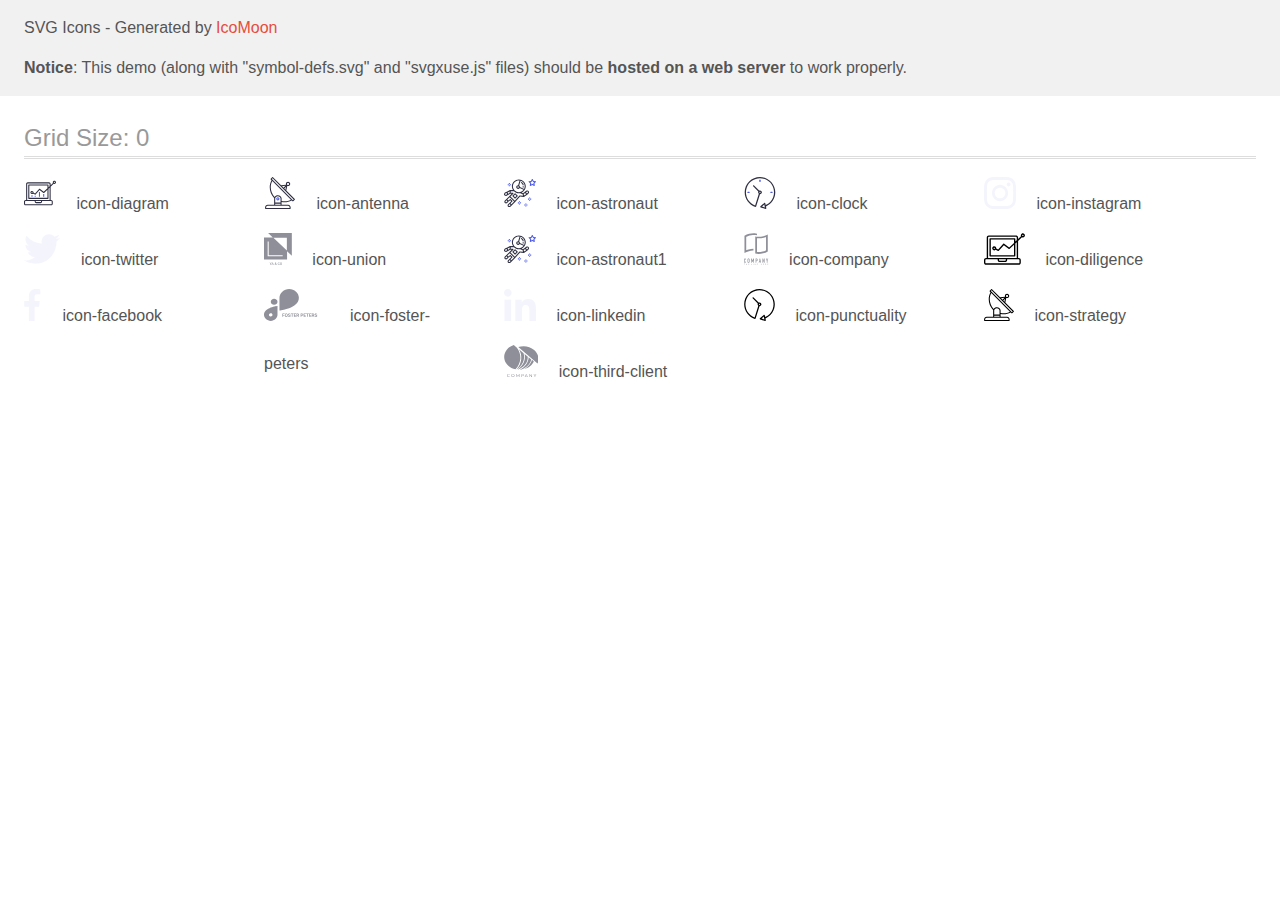
<file: images/icomoon2/demo-external-svg.html>
<!doctype html>
<html>
<head>
    <title>IcoMoon - SVG Icons</title>
    <meta charset="utf-8">
    <meta name="viewport" content="width=device-width, initial-scale=1">
    <link rel="stylesheet" href="demo-files/demo.css">
    <link rel="stylesheet" href="style.css">
</head>
<body>
<header class="bgc1 clearfix">
<div class="mhl">
    <p>SVG Icons - Generated by <a href="https://icomoon.io/app">IcoMoon</a></p><p><strong>Notice</strong>: This demo (along with "symbol-defs.svg" and "svgxuse.js" files) should be <b>hosted on a web server</b> to work properly.</p>
</div>
</header>
    <div class="clearfix mhl ptl">
        <h1 class="mvm mtn fgc1">Grid Size: 0</h1>
        <div class="glyph fs1">
            <div class="clearfix pbs">
                <svg class="icon icon-diagram"><use xlink:href="symbol-defs.svg#icon-diagram"></use></svg><span class="name"> icon-diagram</span>
            </div>
        </div>
        <div class="glyph fs1">
            <div class="clearfix pbs">
                <svg class="icon icon-antenna"><use xlink:href="symbol-defs.svg#icon-antenna"></use></svg><span class="name"> icon-antenna</span>
            </div>
        </div>
        <div class="glyph fs1">
            <div class="clearfix pbs">
                <svg class="icon icon-astronaut"><use xlink:href="symbol-defs.svg#icon-astronaut"></use></svg><span class="name"> icon-astronaut</span>
            </div>
        </div>
        <div class="glyph fs1">
            <div class="clearfix pbs">
                <svg class="icon icon-clock"><use xlink:href="symbol-defs.svg#icon-clock"></use></svg><span class="name"> icon-clock</span>
            </div>
        </div>
        <div class="glyph fs1">
            <div class="clearfix pbs">
                <svg class="icon icon-instagram"><use xlink:href="symbol-defs.svg#icon-instagram"></use></svg><span class="name"> icon-instagram</span>
            </div>
        </div>
        <div class="glyph fs1">
            <div class="clearfix pbs">
                <svg class="icon icon-twitter"><use xlink:href="symbol-defs.svg#icon-twitter"></use></svg><span class="name"> icon-twitter</span>
            </div>
        </div>
        <div class="glyph fs1">
            <div class="clearfix pbs">
                <svg class="icon icon-union"><use xlink:href="symbol-defs.svg#icon-union"></use></svg><span class="name"> icon-union</span>
            </div>
        </div>
        <div class="glyph fs1">
            <div class="clearfix pbs">
                <svg class="icon icon-astronaut1"><use xlink:href="symbol-defs.svg#icon-astronaut1"></use></svg><span class="name"> icon-astronaut1</span>
            </div>
        </div>
        <div class="glyph fs1">
            <div class="clearfix pbs">
                <svg class="icon icon-company"><use xlink:href="symbol-defs.svg#icon-company"></use></svg><span class="name"> icon-company</span>
            </div>
        </div>
        <div class="glyph fs1">
            <div class="clearfix pbs">
                <svg class="icon icon-diligence"><use xlink:href="symbol-defs.svg#icon-diligence"></use></svg><span class="name"> icon-diligence</span>
            </div>
        </div>
        <div class="glyph fs1">
            <div class="clearfix pbs">
                <svg class="icon icon-facebook"><use xlink:href="symbol-defs.svg#icon-facebook"></use></svg><span class="name"> icon-facebook</span>
            </div>
        </div>
        <div class="glyph fs1">
            <div class="clearfix pbs">
                <svg class="icon icon-foster-peters"><use xlink:href="symbol-defs.svg#icon-foster-peters"></use></svg><span class="name"> icon-foster-peters</span>
            </div>
        </div>
        <div class="glyph fs1">
            <div class="clearfix pbs">
                <svg class="icon icon-linkedin"><use xlink:href="symbol-defs.svg#icon-linkedin"></use></svg><span class="name"> icon-linkedin</span>
            </div>
        </div>
        <div class="glyph fs1">
            <div class="clearfix pbs">
                <svg class="icon icon-punctuality"><use xlink:href="symbol-defs.svg#icon-punctuality"></use></svg><span class="name"> icon-punctuality</span>
            </div>
        </div>
        <div class="glyph fs1">
            <div class="clearfix pbs">
                <svg class="icon icon-strategy"><use xlink:href="symbol-defs.svg#icon-strategy"></use></svg><span class="name"> icon-strategy</span>
            </div>
        </div>
        <div class="glyph fs1">
            <div class="clearfix pbs">
                <svg class="icon icon-third-client"><use xlink:href="symbol-defs.svg#icon-third-client"></use></svg><span class="name"> icon-third-client</span>
            </div>
        </div>
  </div>
<script defer src="svgxuse.js"></script>
</body>
</html>
</file>
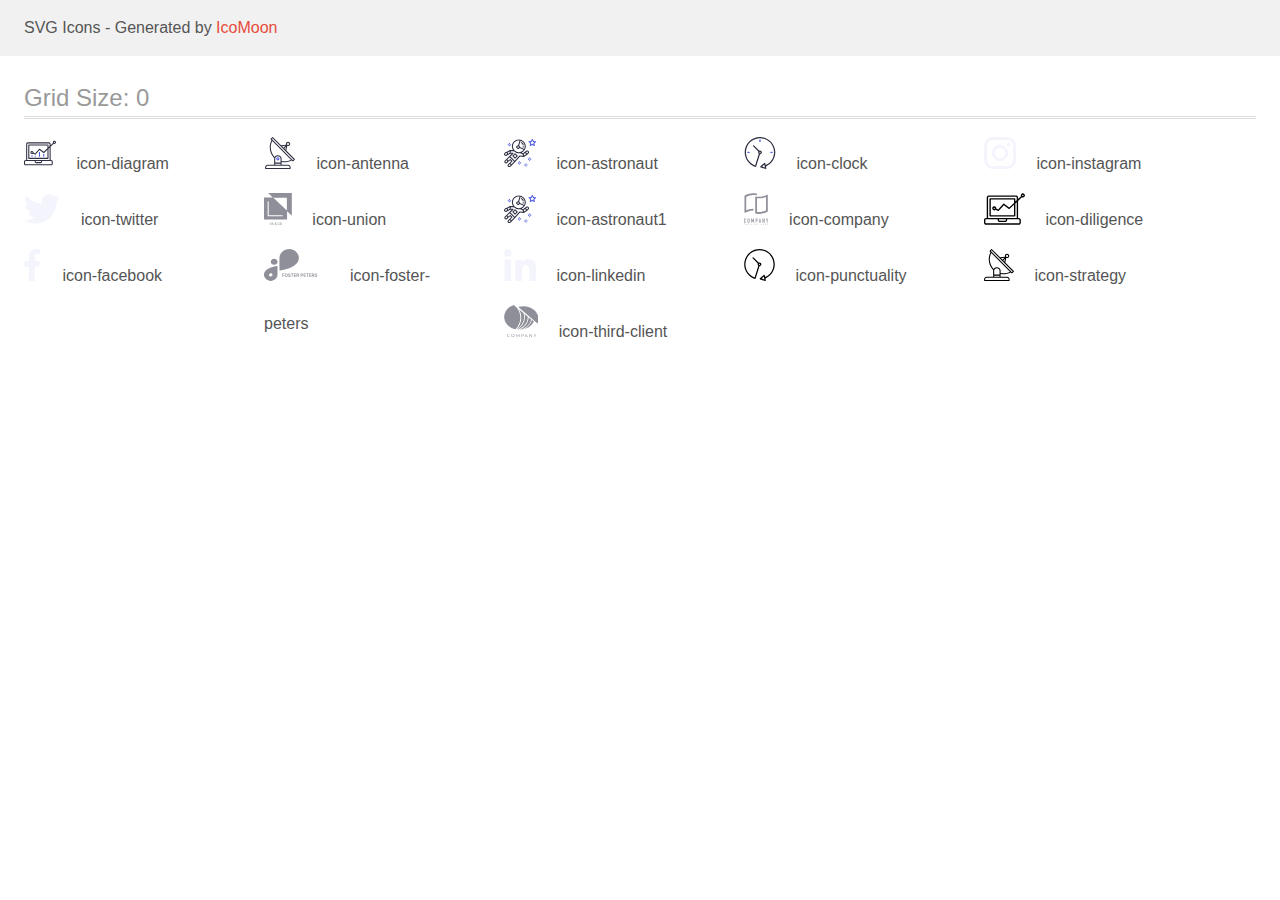
<file: images/icomoon2/demo.html>
<!doctype html>
<html>
<head>
    <title>IcoMoon - SVG Icons</title>
    <meta charset="utf-8">
    <meta name="viewport" content="width=device-width, initial-scale=1">
    <link rel="stylesheet" href="demo-files/demo.css">
    <link rel="stylesheet" href="style.css">
</head>
<body>
<svg aria-hidden="true" style="position: absolute; width: 0; height: 0; overflow: hidden;" version="1.1" xmlns="http://www.w3.org/2000/svg" xmlns:xlink="http://www.w3.org/1999/xlink">
<defs>
<symbol id="icon-diagram" viewBox="0 0 32 32">
<path fill="#4d5ae5" style="fill: var(--color1, #4d5ae5)" d="M14.926 14.965h1.066v4.798h-1.066v-4.797z"></path>
<path fill="#4d5ae5" style="fill: var(--color1, #4d5ae5)" d="M19.19 17.097h1.066v2.665h-1.066v-2.665z"></path>
<path fill="#4d5ae5" style="fill: var(--color1, #4d5ae5)" d="M10.661 18.696h1.066v1.066h-1.066v-1.066z"></path>
<path fill="#4d5ae5" style="fill: var(--color1, #4d5ae5)" d="M7.463 18.163h1.066v1.599h-1.066v-1.599z"></path>
<path fill="#2e2f42" style="fill: var(--color2, #2e2f42)" d="M1.599 28.291h25.587c0.883 0 1.599-0.716 1.599-1.599v-2.132c0-0.883-0.716-1.599-1.599-1.599h-0.533v-13.293l3.028-2.868c0.703 0.346 1.553 0.136 2.013-0.499s0.396-1.508-0.152-2.068-1.42-0.644-2.065-0.198c-0.644 0.446-0.873 1.292-0.542 2.002l-2.281 2.163v-1.23c0-0.883-0.716-1.599-1.599-1.599h-21.322c-0.883 0-1.599 0.716-1.599 1.599v15.992h-0.533c-0.883 0-1.599 0.716-1.599 1.599v2.132c0 0.883 0.716 1.599 1.599 1.599zM30.384 4.837c0.294 0 0.533 0.239 0.533 0.533s-0.239 0.533-0.533 0.533c-0.294 0-0.533-0.239-0.533-0.533s0.239-0.533 0.533-0.533zM3.198 6.969c0-0.294 0.239-0.533 0.533-0.533h21.322c0.294 0 0.533 0.239 0.533 0.533v2.239l-1.066 1.013v-2.186c0-0.294-0.239-0.533-0.533-0.533h-19.19c-0.294 0-0.533 0.239-0.533 0.533v13.326c0 0.294 0.239 0.533 0.533 0.533h19.19c0.294 0 0.533-0.239 0.533-0.533v-9.674l1.066-1.010v12.284h-22.388v-15.992zM7.996 13.899c-0.721-0.002-1.354 0.478-1.546 1.174s0.105 1.433 0.725 1.801c0.62 0.368 1.41 0.276 1.928-0.226l1.853 0.93c0.215 0.108 0.476 0.057 0.636-0.123l3.939-4.431 3.872 2.901c0.208 0.156 0.498 0.139 0.686-0.039l3.365-3.188v8.131h-18.124v-12.26h18.124v2.66l-3.771 3.572-3.904-2.927c-0.222-0.166-0.534-0.135-0.718 0.072l-3.993 4.493-1.493-0.746c0.011-0.064 0.018-0.129 0.020-0.193 0-0.883-0.716-1.599-1.599-1.599zM8.529 15.498c0 0.294-0.239 0.533-0.533 0.533s-0.533-0.239-0.533-0.533c0-0.294 0.239-0.533 0.533-0.533s0.533 0.239 0.533 0.533zM11.727 24.027h5.331v0.533c0 0.294-0.239 0.533-0.533 0.533h-4.264c-0.294 0-0.533-0.239-0.533-0.533v-0.533zM1.066 24.56c0-0.294 0.239-0.533 0.533-0.533h9.062v0.533c0 0.883 0.716 1.599 1.599 1.599h4.264c0.883 0 1.599-0.716 1.599-1.599v-0.533h9.062c0.294 0 0.533 0.239 0.533 0.533v2.132c0 0.294-0.239 0.533-0.533 0.533h-25.587c-0.294 0-0.533-0.239-0.533-0.533v-2.132z"></path>
</symbol>
<symbol id="icon-antenna" viewBox="0 0 32 32">
<path fill="#2e2f42" style="fill: var(--color2, #2e2f42)" d="M30.773 22.098l-8.443-8.505 0.937-4.615c0.242 0.094 0.499 0.144 0.758 0.146h0.006c1.192 0.014 2.17-0.941 2.184-2.133s-0.941-2.17-2.133-2.184c-1.192-0.014-2.17 0.941-2.184 2.133-0.003 0.255 0.039 0.509 0.125 0.749l-4.96 0.605-8.091-8.133c-0.099-0.101-0.235-0.159-0.377-0.16-0.14 0.001-0.274 0.056-0.373 0.155l-1.513 1.504c-0.208 0.208-0.208 0.546 0 0.754l0.814 0.826c-3.153 5.798-2.129 12.978 2.519 17.663 0.043 0.041 0.092 0.074 0.146 0.098-0.034 0.18-0.051 0.364-0.052 0.547v6.187h-6.4c-1.472 0.002-2.665 1.195-2.667 2.667v1.067c0 0.295 0.239 0.533 0.533 0.533h24.533c0.295 0 0.533-0.239 0.533-0.533v-1.067c-0.002-1.472-1.195-2.665-2.667-2.667h-6.4v-2.742c1.003 0.21 2.024 0.317 3.049 0.32 2.458-0.003 4.877-0.615 7.040-1.783l0.818 0.823c0.099 0.101 0.235 0.159 0.377 0.16 0.14-0.001 0.274-0.056 0.373-0.155l1.513-1.504c0.208-0.208 0.208-0.546 0-0.754zM23.28 6.233c0.418-0.415 1.093-0.414 1.509 0.004s0.414 1.093-0.004 1.508c-0.2 0.199-0.47 0.31-0.752 0.31h-0.003c-0.589-0.003-1.064-0.483-1.061-1.072 0.002-0.282 0.115-0.552 0.314-0.751h-0.002zM22.024 9.738l-0.598 2.946-1.175-1.182 1.774-1.763zM21.419 8.836l-1.92 1.909-1.485-1.493 3.405-0.415zM24.004 28.8c0.884 0 1.6 0.716 1.6 1.6v0.533h-23.467v-0.533c0-0.884 0.716-1.6 1.6-1.6h20.267zM16.537 26.667v1.067h-5.333v-1.067h5.333zM11.204 25.6v-4.053c0-1.294 1.196-2.347 2.667-2.347s2.667 1.053 2.667 2.347v4.053h-5.333zM17.604 23.904v-2.357c0-1.882-1.675-3.413-3.733-3.413-1.331-0.020-2.576 0.657-3.281 1.786-4.058-4.274-4.971-10.645-2.279-15.887l18.602 18.708c-2.872 1.461-6.165 1.873-9.309 1.163zM28.893 23.22l-21.057-21.181 0.755-0.752 7.935 7.98c0.004 0 0.006 0.007 0.010 0.010l13.115 13.191-0.757 0.752z"></path>
<path fill="#4d5ae5" style="fill: var(--color1, #4d5ae5)" d="M13.876 20.267h-0.005c-0.884-0.001-1.601 0.714-1.602 1.598s0.714 1.601 1.598 1.602h0.005c0.884 0.001 1.601-0.714 1.602-1.598s-0.714-1.601-1.598-1.602zM14.249 22.245c-0.1 0.1-0.236 0.156-0.378 0.155-0.295-0.002-0.532-0.242-0.531-0.536 0.001-0.141 0.057-0.276 0.157-0.375s0.233-0.154 0.373-0.155c0.295 0.002 0.532 0.242 0.531 0.536-0.001 0.141-0.057 0.276-0.157 0.375h0.005z"></path>
</symbol>
<symbol id="icon-astronaut" viewBox="0 0 32 32">
<path fill="#4d5ae5" style="fill: var(--color1, #4d5ae5)" d="M31.974 4.524c-0.063-0.193-0.229-0.333-0.43-0.363l-1.91-0.278-0.855-1.731c-0.179-0.365-0.777-0.365-0.956 0l-0.855 1.731-1.91 0.278c-0.201 0.029-0.367 0.17-0.431 0.363-0.062 0.193-0.011 0.405 0.135 0.547l1.383 1.348-0.326 1.903c-0.034 0.2 0.048 0.402 0.212 0.522 0.166 0.121 0.382 0.135 0.562 0.040l1.709-0.899 1.709 0.899c0.078 0.041 0.164 0.061 0.249 0.061 0.11 0 0.221-0.034 0.314-0.102 0.164-0.119 0.246-0.322 0.212-0.522l-0.326-1.903 1.383-1.348c0.145-0.142 0.197-0.354 0.135-0.547zM29.511 5.851c-0.125 0.122-0.183 0.299-0.153 0.472l0.191 1.114-1-0.526c-0.078-0.041-0.163-0.061-0.249-0.061s-0.17 0.020-0.249 0.061l-1.001 0.526 0.191-1.114c0.030-0.173-0.028-0.349-0.153-0.472l-0.81-0.789 1.119-0.163c0.174-0.025 0.324-0.134 0.402-0.292l0.5-1.013 0.5 1.013c0.078 0.157 0.228 0.267 0.402 0.292l1.119 0.163-0.809 0.789z"></path>
<path fill="#4d5ae5" style="fill: var(--color1, #4d5ae5)" d="M26.134 20.522h-1.067v1.067h1.067v-1.067z"></path>
<path fill="#4d5ae5" style="fill: var(--color1, #4d5ae5)" d="M26.134 22.656h-1.067v1.067h1.067v-1.067z"></path>
<path fill="#4d5ae5" style="fill: var(--color1, #4d5ae5)" d="M27.2 21.589h-1.067v1.067h1.067v-1.067z"></path>
<path fill="#4d5ae5" style="fill: var(--color1, #4d5ae5)" d="M25.067 21.589h-1.067v1.067h1.067v-1.067z"></path>
<path fill="#4d5ae5" style="fill: var(--color1, #4d5ae5)" d="M22.4 26.389h-1.067v1.067h1.067v-1.067z"></path>
<path fill="#4d5ae5" style="fill: var(--color1, #4d5ae5)" d="M22.4 28.522h-1.067v1.067h1.067v-1.067z"></path>
<path fill="#4d5ae5" style="fill: var(--color1, #4d5ae5)" d="M23.467 27.456h-1.067v1.067h1.067v-1.067z"></path>
<path fill="#4d5ae5" style="fill: var(--color1, #4d5ae5)" d="M21.333 27.456h-1.067v1.067h1.067v-1.067z"></path>
<path fill="#4d5ae5" style="fill: var(--color1, #4d5ae5)" d="M16 24.256h-1.067v1.067h1.067v-1.067z"></path>
<path fill="#4d5ae5" style="fill: var(--color1, #4d5ae5)" d="M16 26.389h-1.067v1.067h1.067v-1.067z"></path>
<path fill="#4d5ae5" style="fill: var(--color1, #4d5ae5)" d="M17.067 25.322h-1.067v1.067h1.067v-1.067z"></path>
<path fill="#4d5ae5" style="fill: var(--color1, #4d5ae5)" d="M14.933 25.322h-1.067v1.067h1.067v-1.067z"></path>
<path fill="#4d5ae5" style="fill: var(--color1, #4d5ae5)" d="M5.867 6.122h-1.067v1.067h1.067v-1.067z"></path>
<path fill="#4d5ae5" style="fill: var(--color1, #4d5ae5)" d="M5.867 8.255h-1.067v1.067h1.067v-1.067z"></path>
<path fill="#4d5ae5" style="fill: var(--color1, #4d5ae5)" d="M6.933 7.189h-1.067v1.067h1.067v-1.067z"></path>
<path fill="#4d5ae5" style="fill: var(--color1, #4d5ae5)" d="M4.8 7.189h-1.067v1.067h1.067v-1.067z"></path>
<path fill="#2e2f42" style="fill: var(--color2, #2e2f42)" d="M24.715 14.159c-0.287-0.388-0.709-0.637-1.188-0.705-0.481-0.068-0.956 0.058-1.34 0.352l-1.252 0.96-1.898 1.417-1.358-0.541c2.421-1.086 4.114-3.508 4.114-6.32 0-3.823-3.123-6.933-6.961-6.933s-6.961 3.11-6.961 6.933c0 1.386 0.414 2.674 1.12 3.758l-2.764-0.024c-0.002 0-0.003 0-0.005 0-0.009 0-0.015 0.004-0.023 0.005-0.053 0.002-0.105 0.013-0.155 0.031-0.013 0.005-0.026 0.008-0.038 0.013-0.006 0.003-0.013 0.003-0.019 0.006l-3.233 1.596c-0.001 0-0.001 0-0.001 0.001l-1.893 0.911c-0.021 0.009-0.042 0.021-0.063 0.035-0.755 0.502-1.012 1.489-0.598 2.295 0.22 0.429 0.595 0.745 1.056 0.889 0.178 0.055 0.359 0.083 0.539 0.083 0.29 0 0.577-0.071 0.839-0.211l1.388-0.738 2.264-1.169 1.357-0.008-5.442 5.416c-0.001 0.001-0.001 0.001-0.002 0.001l-1.339 1.333c-0.316 0.315-0.49 0.732-0.49 1.178s0.174 0.863 0.49 1.179c0.325 0.323 0.752 0.485 1.179 0.485s0.854-0.162 1.18-0.485l1.314-1.309 1.741-1.3 0.901 0.897-1.762 1.754c-0 0.001-0.001 0.001-0.002 0.001l-1.339 1.333c-0.316 0.315-0.49 0.732-0.49 1.178s0.174 0.863 0.49 1.179c0.325 0.323 0.753 0.485 1.18 0.485s0.855-0.162 1.18-0.485l3.482-3.467c0.001-0.001 0.001-0.001 0.001-0.002l1.010-1-0.004-0.004c0.006-0.006 0.015-0.009 0.022-0.015l5.166-5.658 3.471 0.494c0.025 0.004 0.050 0.005 0.075 0.005 0.065 0 0.127-0.015 0.187-0.038 0.018-0.006 0.033-0.015 0.050-0.023 0.019-0.010 0.039-0.015 0.058-0.027l3.213-2.133c0.012-0.008 0.018-0.021 0.029-0.029 0.013-0.010 0.029-0.014 0.041-0.026l1.271-1.191c0.662-0.62 0.753-1.635 0.212-2.362zM2.13 17.77c-0.173 0.093-0.37 0.111-0.558 0.052-0.187-0.058-0.338-0.186-0.427-0.358-0.161-0.314-0.068-0.695 0.214-0.902l1.314-0.632 0.449 1.313-0.992 0.527zM5.628 15.942l-1.548 0.8-0.439-1.283 2.027-1.001-0.040 1.484zM20.727 9.322c0 0.918-0.219 1.785-0.599 2.559l-4.181-1.899c-0.044-0.573-0.341-1.075-0.788-1.388l1.464-4.86c2.378 0.756 4.105 2.974 4.105 5.588zM8.938 9.322c0-3.235 2.644-5.867 5.894-5.867 0.253 0 0.5 0.021 0.745 0.052l-1.432 4.754c-0.019-0.001-0.037-0.006-0.057-0.006-1.033 0-1.873 0.837-1.873 1.867s0.84 1.867 1.873 1.867c0.694 0 1.294-0.383 1.618-0.945l3.862 1.755c-1.075 1.446-2.795 2.39-4.737 2.39-3.25 0-5.894-2.632-5.894-5.867zM14.894 10.122c0 0.441-0.362 0.8-0.806 0.8s-0.806-0.359-0.806-0.8c0-0.441 0.362-0.8 0.806-0.8s0.806 0.359 0.806 0.8zM2.465 25.146c-0.236 0.234-0.619 0.234-0.854 0.001-0.114-0.114-0.176-0.263-0.176-0.423s0.062-0.309 0.176-0.421l0.962-0.958 0.851 0.848-0.959 0.955zM5.679 28.88c-0.236 0.234-0.619 0.235-0.855 0.001-0.114-0.114-0.176-0.263-0.176-0.423s0.062-0.309 0.176-0.421l0.963-0.959 0.852 0.848-0.96 0.955zM9.16 25.411c-0.001 0-0.001 0-0.002 0.001l-1.765 1.76-0.852-0.848 1.763-1.755c0 0 0 0 0-0s0.001-0.001 0.002-0.001c0.040-0.040 0.065-0.088 0.090-0.135 0.007-0.014 0.020-0.026 0.026-0.040 0.017-0.041 0.019-0.085 0.026-0.129 0.003-0.025 0.014-0.047 0.014-0.073 0-0.036-0.013-0.070-0.020-0.106-0.006-0.032-0.006-0.065-0.019-0.095-0.020-0.050-0.055-0.094-0.091-0.138-0.010-0.012-0.014-0.027-0.025-0.038 0 0 0 0-0.001 0s-0.001-0.002-0.001-0.002l-1.607-1.6c-0.017-0.017-0.039-0.024-0.058-0.038-0.028-0.022-0.055-0.042-0.087-0.058-0.030-0.015-0.061-0.024-0.093-0.033-0.034-0.010-0.067-0.017-0.103-0.020-0.033-0.002-0.063 0.001-0.095 0.005-0.036 0.004-0.069 0.009-0.104 0.020-0.034 0.011-0.063 0.027-0.094 0.045-0.020 0.011-0.042 0.015-0.061 0.029l-1.773 1.324-0.901-0.897 2.399-2.386 4.361 4.289-0.928 0.919zM15.979 18.394c-0.015-0.002-0.030 0.004-0.045 0.003-0.039-0.002-0.076 0.001-0.115 0.007-0.030 0.005-0.059 0.011-0.088 0.021-0.034 0.012-0.065 0.028-0.097 0.047-0.030 0.018-0.057 0.037-0.083 0.061-0.013 0.011-0.028 0.017-0.040 0.029l-4.698 5.146-4.328-4.257 2.833-2.818c0.209-0.208 0.21-0.546 0.002-0.755-0.105-0.105-0.243-0.157-0.381-0.156v-0.001l-2.219 0.013 0.028-1.607 3.104 0.027c1.265 1.294 3.029 2.101 4.981 2.101 0.437 0 0.864-0.045 1.279-0.123 0.040 0.032 0.079 0.065 0.13 0.085l2.41 0.96 0.152 0.758 0.178 0.885-3.003-0.427zM20.020 18.572l-0.313-1.558 1.446-1.080 0.947 1.257-2.080 1.381zM23.774 15.741l-0.838 0.785-0.931-1.236 0.831-0.637c0.155-0.119 0.351-0.168 0.543-0.143 0.193 0.027 0.364 0.128 0.48 0.284 0.217 0.292 0.18 0.699-0.085 0.947z"></path>
<path fill="#2e2f42" style="fill: var(--color2, #2e2f42)" d="M13.602 18.544l-2.143-2.133c-0.207-0.207-0.545-0.207-0.753 0l-2.142 2.133c-0.1 0.101-0.157 0.236-0.157 0.378s0.056 0.278 0.157 0.378l2.142 2.133c0.104 0.103 0.241 0.155 0.377 0.155s0.273-0.052 0.376-0.155l2.143-2.133c0.1-0.1 0.157-0.236 0.157-0.378s-0.057-0.278-0.157-0.378zM11.083 20.303l-1.387-1.381 1.387-1.381 1.387 1.381-1.387 1.381z"></path>
<path fill="#2e2f42" style="fill: var(--color2, #2e2f42)" d="M17.164 5.071l-0.258 1.036c0.071 0.018 1.738 0.452 1.738 2.149h1.067c-0-2.017-1.666-2.965-2.547-3.185z"></path>
<path fill="#2e2f42" style="fill: var(--color2, #2e2f42)" d="M19.711 9.322h-1.067v1.067h1.067v-1.067z"></path>
</symbol>
<symbol id="icon-clock" viewBox="0 0 32 32">
<path fill="#2e2f42" style="fill: var(--color2, #2e2f42)" d="M31.297 15.301c-0.002-8.452-6.855-15.303-15.308-15.301s-15.303 6.855-15.301 15.308c0.001 6.658 4.307 12.551 10.649 14.576 0.061 0.019 0.124 0.029 0.187 0.029 0.121-0 0.239-0.032 0.342-0.094 0.135-0.080 0.236-0.207 0.283-0.356l3.865-12.25c1.057-0.005 1.909-0.866 1.903-1.923s-0.866-1.909-1.923-1.903c-0.284 0.001-0.565 0.067-0.82 0.191l-5.106-5.107c-0.253-0.245-0.657-0.238-0.902 0.016-0.239 0.247-0.239 0.639 0 0.886l5.103 5.109c-0.392 0.799-0.168 1.764 0.536 2.309l-3.683 11.673c-7.278-2.681-11.004-10.754-8.323-18.032s10.754-11.004 18.032-8.323c7.278 2.681 11.004 10.754 8.323 18.032-1.31 3.556-4.001 6.431-7.462 7.973l-0.398-1.874c-0.073-0.345-0.411-0.565-0.756-0.492-0.109 0.023-0.209 0.074-0.293 0.148l-3.837 3.426c-0.263 0.234-0.287 0.637-0.052 0.9 0.076 0.085 0.174 0.149 0.283 0.184l4.899 1.564c0.335 0.108 0.694-0.077 0.802-0.412 0.034-0.106 0.040-0.219 0.017-0.328l-0.391-1.839c5.664-2.388 9.342-7.942 9.329-14.089zM15.992 14.664c0.352 0 0.638 0.286 0.638 0.638s-0.286 0.638-0.638 0.638c-0.352 0-0.638-0.285-0.638-0.638s0.285-0.638 0.638-0.638zM18.093 29.528l2.184-1.948 0.603 2.84-2.787-0.892z"></path>
<path fill="#4d5ae5" style="fill: var(--color1, #4d5ae5)" d="M15.354 3.185v1.275c0 0.352 0.285 0.638 0.638 0.638s0.638-0.285 0.638-0.638v-1.275c0-0.352-0.286-0.638-0.638-0.638s-0.638 0.286-0.638 0.638z"></path>
<path fill="#4d5ae5" style="fill: var(--color1, #4d5ae5)" d="M3.876 14.664c-0.352 0-0.638 0.286-0.638 0.638s0.285 0.638 0.638 0.638h1.275c0.352 0 0.638-0.285 0.638-0.638s-0.285-0.638-0.638-0.638h-1.275z"></path>
<path fill="#4d5ae5" style="fill: var(--color1, #4d5ae5)" d="M28.108 15.939c0.352 0 0.638-0.285 0.638-0.638s-0.285-0.638-0.638-0.638h-1.275c-0.352 0-0.638 0.286-0.638 0.638s0.286 0.638 0.638 0.638h1.275z"></path>
</symbol>
<symbol id="icon-instagram" viewBox="0 0 32 32">
<path fill="#f4f4fd" style="fill: var(--color3, #f4f4fd)" d="M31.968 9.408c-0.074-1.7-0.35-2.87-0.744-3.882-0.424-1.112-1.053-2.060-1.849-2.839l-0.001-0.001c-0.78-0.791-1.724-1.417-2.778-1.824l-0.054-0.018c-1.020-0.394-2.18-0.67-3.88-0.744-1.716-0.080-2.262-0.1-6.602-0.1-4.346 0-4.89 0.020-6.596 0.094-1.7 0.074-2.868 0.35-3.88 0.744-1.112 0.424-2.060 1.053-2.839 1.849l-0.001 0.001c-0.792 0.78-1.419 1.724-1.826 2.778l-0.018 0.054c-0.394 1.020-0.668 2.18-0.744 3.88-0.080 1.714-0.1 2.26-0.1 6.602 0 4.346 0.020 4.89 0.094 6.596 0.074 1.7 0.35 2.87 0.744 3.882 0.406 1.076 1.038 2.038 1.85 2.838 0.8 0.812 1.77 1.444 2.832 1.844 1.020 0.394 2.18 0.67 3.882 0.744 1.706 0.076 2.25 0.094 6.596 0.094 4.344 0 4.888-0.020 6.594-0.094 1.7-0.074 2.87-0.35 3.882-0.744 2.157-0.85 3.832-2.525 4.663-4.627l0.019-0.055c0.394-1.020 0.67-2.18 0.744-3.882 0.076-1.706 0.094-2.25 0.094-6.596 0-4.344-0.006-4.888-0.080-6.594zM29.088 22.472c-0.070 1.564-0.332 2.408-0.552 2.97-0.551 1.4-1.638 2.488-3.002 3.027l-0.036 0.013c-0.562 0.218-1.412 0.48-2.968 0.548-1.688 0.076-2.194 0.094-6.464 0.094s-4.782-0.020-6.464-0.094c-1.564-0.068-2.408-0.33-2.97-0.55-0.721-0.269-1.335-0.676-1.837-1.193l-0.001-0.001c-0.516-0.504-0.923-1.118-1.183-1.804l-0.011-0.034c-0.22-0.562-0.48-1.412-0.55-2.968-0.074-1.688-0.094-2.196-0.094-6.464 0-4.27 0.020-4.782 0.094-6.464 0.070-1.564 0.332-2.408 0.55-2.97 0.256-0.694 0.664-1.324 1.2-1.838 0.52-0.532 1.144-0.938 1.84-1.194 0.56-0.22 1.412-0.48 2.968-0.55 1.688-0.074 2.194-0.094 6.464-0.094 4.276 0 4.78 0.020 6.464 0.094 1.562 0.070 2.406 0.332 2.968 0.55 0.694 0.256 1.326 0.662 1.84 1.194 0.53 0.52 0.936 1.144 1.192 1.84 0.22 0.56 0.482 1.41 0.55 2.968 0.076 1.688 0.094 2.194 0.094 6.464s-0.018 4.77-0.092 6.456z"></path>
<path fill="#f4f4fd" style="fill: var(--color3, #f4f4fd)" d="M16.060 7.782c-4.462 0.102-8.041 3.743-8.041 8.22s3.578 8.118 8.031 8.22l0.009 0c4.462-0.102 8.041-3.743 8.041-8.22s-3.578-8.118-8.031-8.22l-0.009-0zM16.060 21.336c-2.946 0-5.334-2.388-5.334-5.334s2.388-5.334 5.334-5.334v0c2.946 0 5.334 2.388 5.334 5.334s-2.388 5.334-5.334 5.334v0zM26.524 7.458c0 1.060-0.86 1.92-1.92 1.92s-1.92-0.86-1.92-1.92v0c0-1.060 0.86-1.92 1.92-1.92s1.92 0.86 1.92 1.92v0z"></path>
</symbol>
<symbol id="icon-twitter" viewBox="0 0 37 32">
<path fill="#f4f4fd" style="fill: var(--color3, #f4f4fd)" d="M36.571 4.66c-1.36 0.597-2.809 0.992-4.32 1.184 1.554-0.928 2.741-2.386 3.298-4.144-1.449 0.864-3.049 1.474-4.754 1.815-1.376-1.465-3.337-2.373-5.477-2.373-4.151 0-7.493 3.369-7.493 7.499 0 0.594 0.050 1.166 0.174 1.71-6.233-0.304-11.749-3.291-15.454-7.842-0.647 1.122-1.026 2.407-1.026 3.79 0 2.597 1.337 4.898 3.33 6.231-1.205-0.023-2.386-0.373-3.387-0.923 0 0.023 0 0.053 0 0.082 0 3.643 2.599 6.67 6.007 7.367-0.61 0.167-1.275 0.247-1.966 0.247-0.48 0-0.965-0.027-1.419-0.128 0.971 2.969 3.728 5.152 7.006 5.223-2.551 1.995-5.79 3.198-9.296 3.198-0.615 0-1.205-0.027-1.794-0.103 3.321 2.142 7.257 3.365 11.502 3.365 13.797 0 21.339-11.429 21.339-21.335 0-0.331-0.011-0.651-0.027-0.969 1.488-1.056 2.738-2.375 3.758-3.893z"></path>
</symbol>
<symbol id="icon-union" viewBox="0 0 28 32">
<path fill="#8e8f99" style="fill: var(--color4, #8e8f99)" d="M4.085 0l4.771 4.546-8.856-0.005v22.054h23.149v-8.432l4.766 4.541v-22.703h-23.83zM22.939 17.629l-13.528-12.889h13.528v12.889zM18.739 23.369h-15.076v-14.833h1.066v13.828h14.010v1.004zM6.67 30.68l-0.562-1.155h-0.464l0.814 1.529v0.891h0.421v-0.891l0.814-1.529h-0.462l-0.562 1.155zM8.741 29.525h0.1l0.914 2.42h-0.439l-0.196-0.567h-0.937l-0.195 0.567h-0.437l0.911-2.42h0.279zM8.297 31.047h0.709l-0.355-1.027-0.354 1.027zM11.222 30.646c-0.018-0.023-0.036-0.046-0.053-0.068-0.062-0.082-0.11-0.161-0.145-0.238-0.034-0.078-0.052-0.157-0.052-0.239 0-0.126 0.026-0.235 0.078-0.326s0.126-0.161 0.221-0.209c0.095-0.050 0.207-0.075 0.334-0.075 0.123 0 0.229 0.025 0.317 0.075 0.090 0.049 0.158 0.114 0.206 0.194 0.049 0.081 0.073 0.17 0.073 0.266 0 0.076-0.014 0.146-0.042 0.209s-0.066 0.121-0.115 0.173c-0.049 0.052-0.105 0.101-0.17 0.148l-0.168 0.122 0.479 0.566c0.016-0.031 0.030-0.064 0.043-0.098 0.041-0.106 0.062-0.224 0.062-0.354h0.346c0 0.117-0.012 0.229-0.035 0.334-0.022 0.105-0.058 0.203-0.108 0.293-0.020 0.037-0.043 0.073-0.069 0.107l0.355 0.418h-0.464l-0.141-0.165c-0.076 0.058-0.159 0.103-0.248 0.136-0.117 0.042-0.243 0.063-0.376 0.063-0.161 0-0.3-0.029-0.417-0.088s-0.208-0.14-0.273-0.243c-0.063-0.103-0.095-0.221-0.095-0.354 0-0.099 0.021-0.185 0.061-0.259 0.041-0.075 0.097-0.145 0.168-0.209 0.066-0.059 0.14-0.119 0.224-0.178zM11.42 30.889l-0.050 0.036c-0.059 0.048-0.103 0.094-0.131 0.138-0.028 0.043-0.046 0.083-0.055 0.12s-0.013 0.069-0.013 0.096c0 0.071 0.015 0.135 0.045 0.193 0.031 0.058 0.076 0.104 0.135 0.138 0.060 0.033 0.132 0.050 0.218 0.050 0.092 0 0.181-0.020 0.268-0.061 0.043-0.021 0.084-0.047 0.123-0.076l-0.539-0.633zM11.516 30.447l0.148-0.1c0.070-0.047 0.12-0.092 0.15-0.136 0.030-0.045 0.045-0.102 0.045-0.17 0-0.058-0.022-0.111-0.067-0.16s-0.107-0.073-0.188-0.073c-0.056 0-0.104 0.013-0.143 0.040-0.039 0.025-0.068 0.060-0.088 0.103-0.019 0.042-0.028 0.089-0.028 0.141 0 0.050 0.013 0.101 0.038 0.155 0.026 0.052 0.060 0.107 0.105 0.165 0.009 0.012 0.018 0.023 0.028 0.035zM15.75 31.157h-0.416c-0.012 0.105-0.038 0.194-0.076 0.268-0.038 0.072-0.094 0.127-0.168 0.165-0.073 0.038-0.169 0.056-0.288 0.056-0.098 0-0.181-0.019-0.251-0.058s-0.127-0.094-0.173-0.165c-0.044-0.071-0.078-0.156-0.1-0.254-0.021-0.1-0.032-0.211-0.032-0.332v-0.204c0-0.129 0.012-0.243 0.035-0.342 0.024-0.101 0.060-0.186 0.108-0.254s0.107-0.121 0.178-0.156c0.071-0.035 0.154-0.053 0.249-0.053 0.116 0 0.211 0.020 0.283 0.060 0.072 0.039 0.126 0.095 0.163 0.17 0.038 0.074 0.062 0.163 0.073 0.268h0.416c-0.017-0.162-0.062-0.305-0.136-0.43-0.073-0.125-0.176-0.223-0.309-0.294s-0.296-0.106-0.489-0.106c-0.152 0-0.289 0.027-0.411 0.080-0.121 0.053-0.224 0.13-0.311 0.231-0.086 0.1-0.153 0.22-0.2 0.361-0.045 0.141-0.068 0.298-0.068 0.472v0.201c0 0.174 0.022 0.331 0.067 0.472 0.045 0.141 0.111 0.261 0.196 0.361 0.085 0.099 0.188 0.175 0.307 0.229 0.12 0.053 0.254 0.080 0.404 0.080 0.195 0 0.361-0.035 0.497-0.106s0.242-0.168 0.317-0.291c0.075-0.124 0.12-0.265 0.133-0.424zM18.059 30.801v-0.133c0-0.183-0.024-0.346-0.073-0.49-0.048-0.145-0.116-0.269-0.204-0.371-0.089-0.103-0.194-0.181-0.317-0.234-0.123-0.054-0.259-0.081-0.409-0.081-0.148 0-0.284 0.027-0.407 0.081-0.122 0.053-0.228 0.131-0.317 0.234-0.089 0.102-0.157 0.226-0.206 0.371-0.049 0.144-0.073 0.308-0.073 0.49v0.133c0 0.183 0.024 0.347 0.073 0.492 0.050 0.145 0.12 0.269 0.209 0.371s0.196 0.18 0.317 0.234c0.123 0.053 0.259 0.080 0.407 0.080 0.15 0 0.286-0.027 0.409-0.080 0.123-0.054 0.228-0.132 0.316-0.234 0.089-0.102 0.157-0.226 0.204-0.371s0.072-0.309 0.072-0.492zM17.642 30.665v0.136c0 0.135-0.013 0.255-0.040 0.359-0.025 0.104-0.063 0.192-0.113 0.264-0.050 0.071-0.111 0.125-0.183 0.161-0.072 0.035-0.155 0.053-0.248 0.053-0.092 0-0.174-0.018-0.246-0.053-0.072-0.037-0.134-0.090-0.186-0.161-0.051-0.072-0.090-0.16-0.116-0.264s-0.040-0.224-0.040-0.359v-0.136c0-0.135 0.013-0.254 0.040-0.357 0.027-0.104 0.065-0.191 0.115-0.261 0.051-0.071 0.112-0.124 0.184-0.16 0.072-0.037 0.154-0.055 0.246-0.055s0.175 0.018 0.248 0.055c0.073 0.035 0.135 0.089 0.184 0.16 0.051 0.070 0.089 0.157 0.115 0.261 0.027 0.103 0.040 0.222 0.040 0.357z"></path>
</symbol>
<symbol id="icon-astronaut1" viewBox="0 0 32 32">
<path fill="#4d5ae5" style="fill: var(--color1, #4d5ae5)" d="M31.974 4.524c-0.063-0.193-0.229-0.333-0.43-0.363l-1.91-0.278-0.855-1.731c-0.179-0.365-0.777-0.365-0.956 0l-0.855 1.731-1.91 0.278c-0.201 0.029-0.367 0.17-0.431 0.363-0.062 0.193-0.011 0.405 0.135 0.547l1.383 1.348-0.326 1.903c-0.034 0.2 0.048 0.402 0.212 0.522 0.166 0.121 0.382 0.135 0.562 0.040l1.709-0.899 1.709 0.899c0.078 0.041 0.164 0.061 0.249 0.061 0.11 0 0.221-0.034 0.314-0.102 0.164-0.119 0.246-0.322 0.212-0.522l-0.326-1.903 1.383-1.348c0.145-0.142 0.197-0.354 0.135-0.547zM29.511 5.851c-0.125 0.122-0.183 0.299-0.153 0.472l0.191 1.114-1-0.526c-0.078-0.041-0.163-0.061-0.249-0.061s-0.17 0.020-0.249 0.061l-1.001 0.526 0.191-1.114c0.030-0.173-0.028-0.349-0.153-0.472l-0.81-0.789 1.119-0.163c0.174-0.025 0.324-0.134 0.402-0.292l0.5-1.013 0.5 1.013c0.078 0.157 0.228 0.267 0.402 0.292l1.119 0.163-0.809 0.789z"></path>
<path fill="#4d5ae5" style="fill: var(--color1, #4d5ae5)" d="M26.134 20.522h-1.067v1.067h1.067v-1.067z"></path>
<path fill="#4d5ae5" style="fill: var(--color1, #4d5ae5)" d="M26.134 22.656h-1.067v1.067h1.067v-1.067z"></path>
<path fill="#4d5ae5" style="fill: var(--color1, #4d5ae5)" d="M27.2 21.589h-1.067v1.067h1.067v-1.067z"></path>
<path fill="#4d5ae5" style="fill: var(--color1, #4d5ae5)" d="M25.067 21.589h-1.067v1.067h1.067v-1.067z"></path>
<path fill="#4d5ae5" style="fill: var(--color1, #4d5ae5)" d="M22.4 26.389h-1.067v1.067h1.067v-1.067z"></path>
<path fill="#4d5ae5" style="fill: var(--color1, #4d5ae5)" d="M22.4 28.522h-1.067v1.067h1.067v-1.067z"></path>
<path fill="#4d5ae5" style="fill: var(--color1, #4d5ae5)" d="M23.467 27.456h-1.067v1.067h1.067v-1.067z"></path>
<path fill="#4d5ae5" style="fill: var(--color1, #4d5ae5)" d="M21.333 27.456h-1.067v1.067h1.067v-1.067z"></path>
<path fill="#4d5ae5" style="fill: var(--color1, #4d5ae5)" d="M16 24.256h-1.067v1.067h1.067v-1.067z"></path>
<path fill="#4d5ae5" style="fill: var(--color1, #4d5ae5)" d="M16 26.389h-1.067v1.067h1.067v-1.067z"></path>
<path fill="#4d5ae5" style="fill: var(--color1, #4d5ae5)" d="M17.067 25.322h-1.067v1.067h1.067v-1.067z"></path>
<path fill="#4d5ae5" style="fill: var(--color1, #4d5ae5)" d="M14.933 25.322h-1.067v1.067h1.067v-1.067z"></path>
<path fill="#4d5ae5" style="fill: var(--color1, #4d5ae5)" d="M5.867 6.122h-1.067v1.067h1.067v-1.067z"></path>
<path fill="#4d5ae5" style="fill: var(--color1, #4d5ae5)" d="M5.867 8.255h-1.067v1.067h1.067v-1.067z"></path>
<path fill="#4d5ae5" style="fill: var(--color1, #4d5ae5)" d="M6.933 7.189h-1.067v1.067h1.067v-1.067z"></path>
<path fill="#4d5ae5" style="fill: var(--color1, #4d5ae5)" d="M4.8 7.189h-1.067v1.067h1.067v-1.067z"></path>
<path fill="#2e2f42" style="fill: var(--color2, #2e2f42)" d="M24.715 14.159c-0.287-0.388-0.709-0.637-1.188-0.705-0.481-0.068-0.956 0.058-1.34 0.352l-1.252 0.96-1.898 1.417-1.358-0.541c2.421-1.086 4.114-3.508 4.114-6.32 0-3.823-3.123-6.933-6.961-6.933s-6.961 3.11-6.961 6.933c0 1.386 0.414 2.674 1.12 3.758l-2.764-0.024c-0.002 0-0.003 0-0.005 0-0.009 0-0.015 0.004-0.023 0.005-0.053 0.002-0.105 0.013-0.155 0.031-0.013 0.005-0.026 0.008-0.038 0.013-0.006 0.003-0.013 0.003-0.019 0.006l-3.233 1.596c-0.001 0-0.001 0-0.001 0.001l-1.893 0.911c-0.021 0.009-0.042 0.021-0.063 0.035-0.755 0.502-1.012 1.489-0.598 2.295 0.22 0.429 0.595 0.745 1.056 0.889 0.178 0.055 0.359 0.083 0.539 0.083 0.29 0 0.577-0.071 0.839-0.211l1.388-0.738 2.264-1.169 1.357-0.008-5.442 5.416c-0.001 0.001-0.001 0.001-0.002 0.001l-1.339 1.333c-0.316 0.315-0.49 0.732-0.49 1.178s0.174 0.863 0.49 1.179c0.325 0.323 0.752 0.485 1.179 0.485s0.854-0.162 1.18-0.485l1.314-1.309 1.741-1.3 0.901 0.897-1.762 1.754c-0 0.001-0.001 0.001-0.002 0.001l-1.339 1.333c-0.316 0.315-0.49 0.732-0.49 1.178s0.174 0.863 0.49 1.179c0.325 0.323 0.753 0.485 1.18 0.485s0.855-0.162 1.18-0.485l3.482-3.467c0.001-0.001 0.001-0.001 0.001-0.002l1.010-1-0.004-0.004c0.006-0.006 0.015-0.009 0.022-0.015l5.166-5.658 3.471 0.494c0.025 0.004 0.050 0.005 0.075 0.005 0.065 0 0.127-0.015 0.187-0.038 0.018-0.006 0.033-0.015 0.050-0.023 0.019-0.010 0.039-0.015 0.058-0.027l3.213-2.133c0.012-0.008 0.018-0.021 0.029-0.029 0.013-0.010 0.029-0.014 0.041-0.026l1.271-1.191c0.662-0.62 0.753-1.635 0.212-2.362zM2.13 17.77c-0.173 0.093-0.37 0.111-0.558 0.052-0.187-0.058-0.338-0.186-0.427-0.358-0.161-0.314-0.068-0.695 0.214-0.902l1.314-0.632 0.449 1.313-0.992 0.527zM5.628 15.942l-1.548 0.8-0.439-1.283 2.027-1.001-0.040 1.484zM20.727 9.322c0 0.918-0.219 1.785-0.599 2.559l-4.181-1.899c-0.044-0.573-0.341-1.075-0.788-1.388l1.464-4.86c2.378 0.756 4.105 2.974 4.105 5.588zM8.938 9.322c0-3.235 2.644-5.867 5.894-5.867 0.253 0 0.5 0.021 0.745 0.052l-1.432 4.754c-0.019-0.001-0.037-0.006-0.057-0.006-1.033 0-1.873 0.837-1.873 1.867s0.84 1.867 1.873 1.867c0.694 0 1.294-0.383 1.618-0.945l3.862 1.755c-1.075 1.446-2.795 2.39-4.737 2.39-3.25 0-5.894-2.632-5.894-5.867zM14.894 10.122c0 0.441-0.362 0.8-0.806 0.8s-0.806-0.359-0.806-0.8c0-0.441 0.362-0.8 0.806-0.8s0.806 0.359 0.806 0.8zM2.465 25.146c-0.236 0.234-0.619 0.234-0.854 0.001-0.114-0.114-0.176-0.263-0.176-0.423s0.062-0.309 0.176-0.421l0.962-0.958 0.851 0.848-0.959 0.955zM5.679 28.88c-0.236 0.234-0.619 0.235-0.855 0.001-0.114-0.114-0.176-0.263-0.176-0.423s0.062-0.309 0.176-0.421l0.963-0.959 0.852 0.848-0.96 0.955zM9.16 25.411c-0.001 0-0.001 0-0.002 0.001l-1.765 1.76-0.852-0.848 1.763-1.755c0 0 0 0 0-0s0.001-0.001 0.002-0.001c0.040-0.040 0.065-0.088 0.090-0.135 0.007-0.014 0.020-0.026 0.026-0.040 0.017-0.041 0.019-0.085 0.026-0.129 0.003-0.025 0.014-0.047 0.014-0.073 0-0.036-0.013-0.070-0.020-0.106-0.006-0.032-0.006-0.065-0.019-0.095-0.020-0.050-0.055-0.094-0.091-0.138-0.010-0.012-0.014-0.027-0.025-0.038 0 0 0 0-0.001 0s-0.001-0.002-0.001-0.002l-1.607-1.6c-0.017-0.017-0.039-0.024-0.058-0.038-0.028-0.022-0.055-0.042-0.087-0.058-0.030-0.015-0.061-0.024-0.093-0.033-0.034-0.010-0.067-0.017-0.103-0.020-0.033-0.002-0.063 0.001-0.095 0.005-0.036 0.004-0.069 0.009-0.104 0.020-0.034 0.011-0.063 0.027-0.094 0.045-0.020 0.011-0.042 0.015-0.061 0.029l-1.773 1.324-0.901-0.897 2.399-2.386 4.361 4.289-0.928 0.919zM15.979 18.394c-0.015-0.002-0.030 0.004-0.045 0.003-0.039-0.002-0.076 0.001-0.115 0.007-0.030 0.005-0.059 0.011-0.088 0.021-0.034 0.012-0.065 0.028-0.097 0.047-0.030 0.018-0.057 0.037-0.083 0.061-0.013 0.011-0.028 0.017-0.040 0.029l-4.698 5.146-4.328-4.257 2.833-2.818c0.209-0.208 0.21-0.546 0.002-0.755-0.105-0.105-0.243-0.157-0.381-0.156v-0.001l-2.219 0.013 0.028-1.607 3.104 0.027c1.265 1.294 3.029 2.101 4.981 2.101 0.437 0 0.864-0.045 1.279-0.123 0.040 0.032 0.079 0.065 0.13 0.085l2.41 0.96 0.152 0.758 0.178 0.885-3.003-0.427zM20.020 18.572l-0.313-1.558 1.446-1.080 0.947 1.257-2.080 1.381zM23.774 15.741l-0.838 0.785-0.931-1.236 0.831-0.637c0.155-0.119 0.351-0.168 0.543-0.143 0.193 0.027 0.364 0.128 0.48 0.284 0.217 0.292 0.18 0.699-0.085 0.947z"></path>
<path fill="#2e2f42" style="fill: var(--color2, #2e2f42)" d="M13.602 18.544l-2.143-2.133c-0.207-0.207-0.545-0.207-0.753 0l-2.142 2.133c-0.1 0.101-0.157 0.236-0.157 0.378s0.056 0.278 0.157 0.378l2.142 2.133c0.104 0.103 0.241 0.155 0.377 0.155s0.273-0.052 0.376-0.155l2.143-2.133c0.1-0.1 0.157-0.236 0.157-0.378s-0.057-0.278-0.157-0.378zM11.083 20.303l-1.387-1.381 1.387-1.381 1.387 1.381-1.387 1.381z"></path>
<path fill="#2e2f42" style="fill: var(--color2, #2e2f42)" d="M17.164 5.071l-0.258 1.036c0.071 0.018 1.738 0.452 1.738 2.149h1.067c-0-2.017-1.666-2.965-2.547-3.185z"></path>
<path fill="#2e2f42" style="fill: var(--color2, #2e2f42)" d="M19.711 9.322h-1.067v1.067h1.067v-1.067z"></path>
</symbol>
<symbol id="icon-company" viewBox="0 0 25 32">
<path fill="#8e8f99" style="fill: var(--color4, #8e8f99)" d="M10.531 1.806h-0.084c-0.129-0.008-0.258-0.011-0.388-0.014v0h-0.28c-0.244 0-0.494 0.006-0.741 0.019-0.019-0.001-0.037-0.001-0.056 0-2.243 0.127-4.44 0.688-6.471 1.651l-0.266 0.128v13.625l0.623-0.211c0.546-0.188 1.129-0.357 1.731-0.513 1.629-0.418 3.301-0.64 4.982-0.662v1.79c-0.223 0.002-0.439 0.008-0.655 0.019h-0.051c-1.294 0.071-2.577 0.268-3.833 0.588-1.59 0.398-3.124 0.996-4.566 1.779v-17.475c1.497-0.873 3.11-1.529 4.79-1.948 1.475-0.381 2.992-0.576 4.515-0.582h0.263c0.314 0.008 0.621 0.022 0.909 0.044 0.759 0.053 1.511 0.173 2.249 0.358v1.762c-0.717-0.167-1.445-0.277-2.179-0.329-0.015-0.001-0.030-0.003-0.045-0.004-0.152-0.013-0.304-0.026-0.446-0.026zM13.633 3.607c0.391 0.030 0.796 0.044 1.205 0.044 1.601-0.006 3.195-0.21 4.747-0.609 1.589-0.4 3.123-0.998 4.564-1.781v17.163c-1.498 0.873-3.111 1.529-4.792 1.948-1.475 0.379-2.992 0.574-4.515 0.581-1.154 0.009-2.304-0.126-3.425-0.404v-17.275c0.265 0.061 0.537 0.117 0.814 0.164 0.455 0.077 0.934 0.133 1.401 0.167zM22.367 3.74l-0.623 0.21c-0.573 0.192-1.15 0.365-1.731 0.518-1.691 0.434-3.428 0.657-5.173 0.663-0.406 0-0.78-0.011-1.141-0.034l-0.497-0.033v14.017l0.427 0.038c0.395 0.034 0.803 0.052 1.214 0.052 1.374-0.006 2.743-0.183 4.074-0.527 1.096-0.275 2.162-0.658 3.184-1.144l0.266-0.128v-13.63z"></path>
<path fill="#8e8f99" style="fill: var(--color4, #8e8f99)" d="M1.684 25.977c-0.090-0.093-0.197-0.166-0.317-0.214s-0.247-0.071-0.376-0.066c-0.137-0.002-0.273 0.024-0.4 0.075-0.117 0.046-0.222 0.116-0.311 0.205s-0.156 0.196-0.201 0.313c-0.049 0.123-0.073 0.254-0.072 0.387v2.335c-0.006 0.165 0.026 0.328 0.092 0.479 0.055 0.12 0.135 0.226 0.233 0.313 0.093 0.079 0.203 0.135 0.321 0.166 0.114 0.032 0.231 0.048 0.349 0.049 0.13 0.001 0.259-0.027 0.377-0.081 0.117-0.051 0.222-0.124 0.311-0.216 0.087-0.091 0.156-0.197 0.204-0.313 0.050-0.118 0.075-0.244 0.075-0.372v-0.261h-0.61v0.208c0.002 0.071-0.010 0.142-0.036 0.208-0.020 0.050-0.050 0.095-0.089 0.131-0.038 0.031-0.081 0.053-0.128 0.067-0.041 0.014-0.084 0.021-0.128 0.022-0.054 0.006-0.11-0.002-0.16-0.024s-0.094-0.057-0.126-0.101c-0.058-0.094-0.086-0.203-0.081-0.313v-2.177c-0.004-0.121 0.022-0.241 0.075-0.349 0.032-0.049 0.077-0.089 0.129-0.114s0.112-0.034 0.17-0.027c0.053-0.002 0.105 0.009 0.152 0.032s0.089 0.057 0.12 0.099c0.068 0.090 0.104 0.2 0.101 0.313v0.202h0.604v-0.238c0.001-0.14-0.024-0.278-0.075-0.408-0.045-0.122-0.114-0.234-0.204-0.329z"></path>
<path fill="#8e8f99" style="fill: var(--color4, #8e8f99)" d="M5.31 25.95c-0.195-0.164-0.44-0.255-0.694-0.257-0.124 0-0.248 0.023-0.364 0.066-0.119 0.042-0.228 0.107-0.322 0.191-0.101 0.091-0.182 0.202-0.237 0.327-0.061 0.143-0.092 0.297-0.089 0.452v2.239c-0.004 0.158 0.026 0.314 0.089 0.459 0.055 0.12 0.136 0.227 0.237 0.313 0.093 0.087 0.203 0.154 0.322 0.197 0.117 0.043 0.24 0.065 0.364 0.066s0.248-0.023 0.364-0.066c0.121-0.044 0.233-0.111 0.33-0.197 0.097-0.087 0.176-0.194 0.23-0.313 0.063-0.145 0.093-0.301 0.089-0.459v-2.239c0.003-0.155-0.027-0.31-0.089-0.452-0.054-0.123-0.133-0.235-0.23-0.327zM5.025 28.969c0.005 0.060-0.003 0.12-0.024 0.176s-0.054 0.107-0.097 0.148c-0.081 0.068-0.182 0.105-0.287 0.105s-0.207-0.037-0.287-0.105c-0.043-0.041-0.076-0.092-0.097-0.148s-0.029-0.116-0.024-0.176v-2.239c-0.005-0.060 0.003-0.12 0.024-0.176s0.054-0.107 0.097-0.148c0.081-0.068 0.182-0.105 0.287-0.105s0.207 0.037 0.287 0.105c0.043 0.041 0.076 0.092 0.097 0.148s0.029 0.116 0.024 0.176v2.239z"></path>
<path fill="#8e8f99" style="fill: var(--color4, #8e8f99)" d="M10.072 29.969v-4.239h-0.587l-0.771 2.244h-0.011l-0.777-2.244h-0.581v4.239h0.606v-2.579h0.011l0.593 1.823h0.302l0.598-1.823h0.011v2.579h0.606z"></path>
<path fill="#8e8f99" style="fill: var(--color4, #8e8f99)" d="M13.513 26.027c-0.093-0.105-0.211-0.184-0.343-0.232-0.142-0.046-0.29-0.068-0.439-0.066h-0.9v4.239h0.604v-1.656h0.311c0.188 0.009 0.376-0.031 0.545-0.116 0.137-0.076 0.252-0.188 0.332-0.324 0.070-0.113 0.117-0.238 0.139-0.369 0.024-0.16 0.035-0.321 0.033-0.482 0.006-0.204-0.014-0.407-0.059-0.606-0.040-0.147-0.117-0.281-0.223-0.39zM13.201 27.319c-0.003 0.077-0.022 0.152-0.056 0.221-0.035 0.065-0.089 0.117-0.156 0.149-0.089 0.040-0.187 0.058-0.285 0.053h-0.275v-1.441h0.311c0.094-0.005 0.187 0.014 0.272 0.053 0.062 0.036 0.112 0.091 0.142 0.157 0.033 0.074 0.051 0.155 0.053 0.236 0 0.089 0 0.183 0 0.282s0.006 0.2 0 0.291h-0.006z"></path>
<path fill="#8e8f99" style="fill: var(--color4, #8e8f99)" d="M16.374 25.73h-0.495l-0.934 4.239h0.604l0.177-0.911h0.823l0.177 0.911h0.604l-0.957-4.239zM15.817 28.481l0.297-1.537h0.011l0.296 1.537h-0.604z"></path>
<path fill="#8e8f99" style="fill: var(--color4, #8e8f99)" d="M20.277 28.284h-0.011l-0.912-2.554h-0.581v4.239h0.604v-2.549h0.012l0.923 2.549h0.568v-4.239h-0.604v2.554z"></path>
<path fill="#8e8f99" style="fill: var(--color4, #8e8f99)" d="M23.968 25.73l-0.486 1.685h-0.012l-0.486-1.685h-0.64l0.83 2.447v1.792h0.604v-1.792l0.83-2.447h-0.64z"></path>
<path fill="#8e8f99" style="fill: var(--color4, #8e8f99)" d="M0 31.166h0.291v0.817h0.198v-0.817h0.29v-0.167h-0.778v0.167z"></path>
<path fill="#8e8f99" style="fill: var(--color4, #8e8f99)" d="M2.447 30.998l-0.381 0.984h0.21l0.081-0.224h0.392l0.084 0.224h0.215l-0.391-0.984h-0.21zM2.416 31.593l0.134-0.365 0.134 0.365h-0.268z"></path>
<path fill="#8e8f99" style="fill: var(--color4, #8e8f99)" d="M4.866 31.62h0.227v0.127c-0.066 0.053-0.149 0.082-0.234 0.083-0.040 0.002-0.079-0.005-0.116-0.021s-0.068-0.041-0.093-0.072c-0.052-0.075-0.078-0.165-0.073-0.257 0-0.219 0.095-0.329 0.283-0.329 0.050-0.005 0.099 0.008 0.14 0.037s0.070 0.071 0.082 0.12l0.195-0.038c-0.042-0.192-0.181-0.289-0.417-0.289-0.127-0.003-0.25 0.042-0.344 0.127-0.050 0.049-0.088 0.108-0.112 0.174s-0.034 0.135-0.029 0.205c-0.006 0.135 0.039 0.267 0.126 0.369 0.048 0.050 0.107 0.088 0.171 0.113s0.134 0.035 0.203 0.031c0.154 0.004 0.304-0.052 0.417-0.157v-0.388h-0.427v0.166z"></path>
<path fill="#8e8f99" style="fill: var(--color4, #8e8f99)" d="M7.337 30.998h-0.199v0.984h0.69v-0.167h-0.49v-0.817z"></path>
<path fill="#8e8f99" style="fill: var(--color4, #8e8f99)" d="M9.426 30.998h-0.199v0.984h0.199v-0.984z"></path>
<path fill="#8e8f99" style="fill: var(--color4, #8e8f99)" d="M11.469 31.656l-0.403-0.657h-0.193v0.984h0.185v-0.643l0.395 0.643h0.198v-0.984h-0.182v0.657z"></path>
<path fill="#8e8f99" style="fill: var(--color4, #8e8f99)" d="M13.315 31.549h0.49v-0.167h-0.49v-0.216h0.528v-0.167h-0.727v0.984h0.747v-0.167h-0.548v-0.266z"></path>
<path fill="#8e8f99" style="fill: var(--color4, #8e8f99)" d="M17.792 31.387h-0.388v-0.388h-0.198v0.984h0.198v-0.43h0.388v0.43h0.198v-0.984h-0.198v0.388z"></path>
<path fill="#8e8f99" style="fill: var(--color4, #8e8f99)" d="M19.649 31.549h0.492v-0.167h-0.492v-0.216h0.529v-0.167h-0.727v0.984h0.746v-0.167h-0.548v-0.266z"></path>
<path fill="#8e8f99" style="fill: var(--color4, #8e8f99)" d="M22.168 31.549c0.171-0.027 0.258-0.117 0.258-0.274 0.005-0.042-0.001-0.084-0.018-0.123s-0.044-0.072-0.078-0.096c-0.089-0.045-0.189-0.065-0.288-0.058h-0.417v0.984h0.198v-0.412h0.039c0.042-0.003 0.084 0.005 0.123 0.022 0.029 0.018 0.053 0.043 0.070 0.072l0.215 0.313h0.237l-0.12-0.192c-0.053-0.095-0.128-0.176-0.218-0.236zM21.969 31.413h-0.146v-0.247h0.156c0.068-0.005 0.136 0.002 0.201 0.023 0.014 0.013 0.026 0.029 0.033 0.046s0.011 0.037 0.010 0.056c-0.001 0.019-0.006 0.038-0.015 0.055s-0.022 0.032-0.037 0.043c-0.065 0.020-0.133 0.028-0.201 0.023z"></path>
<path fill="#8e8f99" style="fill: var(--color4, #8e8f99)" d="M24.067 31.549h0.49v-0.167h-0.49v-0.216h0.529v-0.167h-0.729v0.984h0.747v-0.167h-0.548v-0.266z"></path>
</symbol>
<symbol id="icon-diligence" viewBox="0 0 41 32">
<path d="M2.047 31.732h32.751c1.13 0 2.047-0.916 2.047-2.047v-2.729c0-1.13-0.917-2.047-2.047-2.047h-0.682v-17.015l3.876-3.671c0.9 0.443 1.988 0.174 2.577-0.638s0.506-1.931-0.195-2.648-1.818-0.824-2.643-0.253c-0.825 0.571-1.118 1.653-0.694 2.563l-2.92 2.768v-1.574c0-1.13-0.916-2.047-2.047-2.047h-27.292c-1.13 0-2.047 0.917-2.047 2.047v20.469h-0.682c-1.13 0-2.047 0.916-2.047 2.047v2.729c0 1.13 0.917 2.047 2.047 2.047zM38.892 1.711c0.377 0 0.682 0.305 0.682 0.682s-0.306 0.682-0.682 0.682c-0.377 0-0.682-0.305-0.682-0.682s0.305-0.682 0.682-0.682zM4.094 4.44c0-0.377 0.306-0.682 0.682-0.682h27.292c0.377 0 0.682 0.306 0.682 0.682v2.865l-1.365 1.297v-2.798c0-0.377-0.306-0.682-0.682-0.682h-24.563c-0.377 0-0.682 0.306-0.682 0.682v17.058c0 0.377 0.306 0.682 0.682 0.682h24.563c0.377 0 0.682-0.305 0.682-0.682v-12.383l1.365-1.293v15.723h-28.657v-20.469zM10.235 13.31c-0.923-0.003-1.734 0.612-1.979 1.502s0.135 1.834 0.928 2.305c0.794 0.471 1.805 0.353 2.468-0.289l2.372 1.19c0.276 0.138 0.61 0.073 0.815-0.157l5.042-5.672 4.956 3.714c0.266 0.199 0.637 0.178 0.878-0.050l4.307-4.080v10.408h-23.199v-15.693h23.199v3.405l-4.828 4.572-4.998-3.747c-0.284-0.213-0.683-0.173-0.919 0.092l-5.111 5.751-1.911-0.956c0.014-0.082 0.023-0.165 0.026-0.248 0-1.13-0.917-2.047-2.047-2.047zM10.917 15.357c0 0.377-0.305 0.682-0.682 0.682s-0.682-0.306-0.682-0.682c0-0.377 0.306-0.682 0.682-0.682s0.682 0.306 0.682 0.682zM15.011 26.274h6.823v0.682c0 0.377-0.306 0.682-0.682 0.682h-5.459c-0.377 0-0.682-0.306-0.682-0.682v-0.682zM1.365 26.956c0-0.377 0.306-0.682 0.682-0.682h11.599v0.682c0 1.13 0.916 2.047 2.047 2.047h5.459c1.13 0 2.047-0.916 2.047-2.047v-0.682h11.599c0.377 0 0.682 0.305 0.682 0.682v2.729c0 0.377-0.305 0.682-0.682 0.682h-32.751c-0.377 0-0.682-0.305-0.682-0.682v-2.729z"></path>
</symbol>
<symbol id="icon-facebook" viewBox="0 0 18 32">
<path fill="#f4f4fd" style="fill: var(--color3, #f4f4fd)" d="M13.329 5.313h2.921v-5.088c-0.504-0.069-2.237-0.225-4.256-0.225-4.212 0-7.097 2.649-7.097 7.519v4.481h-4.648v5.688h4.648v14.312h5.699v-14.311h4.46l0.708-5.688h-5.169v-3.919c0.001-1.644 0.444-2.769 2.735-2.769z"></path>
</symbol>
<symbol id="icon-foster-peters" viewBox="0 0 66 32">
<path fill="#8e8f99" style="fill: var(--color4, #8e8f99)" d="M10.207 9.77h-0.002c-1.862 0-3.371 1.361-3.371 3.040v0.002c0 1.679 1.509 3.040 3.371 3.040h0.002c1.862 0 3.371-1.361 3.371-3.040v-0.002c0-1.679-1.509-3.040-3.371-3.040z"></path>
<path fill="#8e8f99" style="fill: var(--color4, #8e8f99)" d="M35.092 8.798c-0.005-2.332-1.035-4.567-2.863-6.215s-4.307-2.578-6.893-2.583v0c-2.587 0.004-5.067 0.932-6.896 2.582s-2.86 3.884-2.865 6.217v12.858c0 0 19.515-1.96 19.517-12.856v-0.002z"></path>
<path fill="#8e8f99" style="fill: var(--color4, #8e8f99)" d="M0 25.877c0.005 1.622 0.721 3.177 1.994 4.325s2.996 1.794 4.796 1.799c1.799-0.005 3.523-0.651 4.795-1.798s1.989-2.701 1.994-4.323v-8.947c0 0-13.579 1.365-13.579 8.945zM6.789 27.48c-0.352 0-0.695-0.094-0.988-0.27s-0.52-0.426-0.655-0.719-0.17-0.615-0.101-0.926c0.069-0.311 0.238-0.597 0.487-0.821s0.565-0.377 0.91-0.439c0.345-0.062 0.702-0.030 1.027 0.091s0.603 0.327 0.798 0.59c0.195 0.264 0.3 0.573 0.3 0.891 0.001 0.211-0.044 0.42-0.133 0.615s-0.22 0.373-0.385 0.522c-0.165 0.149-0.362 0.268-0.578 0.349s-0.448 0.123-0.682 0.123v-0.006z"></path>
<path fill="#8e8f99" style="fill: var(--color4, #8e8f99)" d="M19.207 24.597v3.329h-0.686v-3.329h0.686zM20.533 26.019v0.535h-1.514v-0.535h1.514zM20.693 24.597v0.537h-1.674v-0.537h1.674zM23.826 26.184v0.158c0 0.253-0.034 0.48-0.103 0.681s-0.165 0.373-0.29 0.515c-0.125 0.14-0.274 0.248-0.448 0.322-0.172 0.075-0.364 0.112-0.574 0.112-0.209 0-0.4-0.037-0.574-0.112-0.172-0.075-0.322-0.182-0.448-0.322-0.127-0.142-0.225-0.313-0.295-0.514-0.069-0.201-0.103-0.428-0.103-0.681v-0.158c0-0.255 0.034-0.482 0.103-0.681 0.069-0.201 0.165-0.373 0.29-0.514 0.127-0.142 0.276-0.25 0.448-0.325 0.174-0.075 0.365-0.112 0.574-0.112 0.21 0 0.402 0.037 0.574 0.112 0.174 0.075 0.323 0.183 0.448 0.325 0.127 0.142 0.224 0.313 0.293 0.514 0.070 0.2 0.105 0.427 0.105 0.681zM23.133 26.342v-0.162c0-0.177-0.016-0.332-0.048-0.466s-0.079-0.247-0.142-0.338-0.139-0.16-0.229-0.206c-0.090-0.047-0.193-0.071-0.309-0.071s-0.219 0.024-0.309 0.071c-0.088 0.046-0.164 0.114-0.226 0.206-0.061 0.091-0.107 0.204-0.139 0.338s-0.048 0.29-0.048 0.466v0.162c0 0.175 0.016 0.331 0.048 0.466 0.032 0.134 0.079 0.248 0.142 0.341 0.063 0.091 0.139 0.161 0.229 0.208s0.193 0.071 0.309 0.071c0.116 0 0.219-0.024 0.309-0.071s0.165-0.117 0.226-0.208c0.061-0.093 0.107-0.207 0.139-0.341 0.032-0.136 0.048-0.291 0.048-0.466zM26.053 27.055c0-0.059-0.009-0.113-0.027-0.16-0.017-0.049-0.049-0.093-0.096-0.133-0.047-0.041-0.114-0.082-0.199-0.121s-0.196-0.081-0.332-0.123c-0.151-0.049-0.294-0.104-0.43-0.165-0.134-0.061-0.253-0.132-0.357-0.213-0.102-0.082-0.183-0.178-0.242-0.286-0.058-0.108-0.087-0.234-0.087-0.377 0-0.139 0.031-0.264 0.091-0.377 0.061-0.114 0.146-0.212 0.256-0.293 0.11-0.082 0.239-0.146 0.389-0.19 0.151-0.044 0.316-0.066 0.496-0.066 0.245 0 0.46 0.044 0.642 0.133s0.325 0.21 0.425 0.364c0.102 0.154 0.153 0.33 0.153 0.528h-0.681c0-0.098-0.021-0.183-0.062-0.256-0.040-0.075-0.101-0.133-0.183-0.176-0.081-0.043-0.183-0.064-0.306-0.064-0.119 0-0.218 0.018-0.297 0.055-0.079 0.035-0.139 0.083-0.178 0.144-0.040 0.059-0.059 0.127-0.059 0.201 0 0.056 0.014 0.107 0.041 0.153 0.029 0.046 0.072 0.088 0.128 0.128s0.126 0.077 0.208 0.112c0.082 0.035 0.178 0.069 0.286 0.103 0.181 0.055 0.341 0.117 0.478 0.185 0.139 0.069 0.255 0.146 0.348 0.231s0.163 0.182 0.21 0.29c0.047 0.108 0.071 0.231 0.071 0.368 0 0.145-0.028 0.274-0.085 0.389s-0.138 0.211-0.245 0.29c-0.107 0.079-0.234 0.139-0.382 0.181s-0.313 0.062-0.496 0.062c-0.165 0-0.327-0.021-0.487-0.064-0.16-0.044-0.306-0.111-0.437-0.199-0.13-0.088-0.233-0.201-0.311-0.338s-0.117-0.3-0.117-0.487h0.688c0 0.104 0.016 0.191 0.048 0.263s0.077 0.13 0.135 0.174c0.059 0.044 0.13 0.076 0.21 0.096 0.082 0.020 0.172 0.030 0.27 0.030 0.119 0 0.216-0.017 0.293-0.050 0.078-0.034 0.135-0.080 0.171-0.14 0.038-0.059 0.057-0.127 0.057-0.201zM28.694 24.597v3.329h-0.684v-3.329h0.684zM29.718 24.597v0.537h-2.716v-0.537h2.716zM32.343 27.391v0.535h-1.772v-0.535h1.772zM30.795 24.597v3.329h-0.686v-3.329h0.686zM32.112 25.953v0.521h-1.541v-0.521h1.541zM32.341 24.597v0.537h-1.77v-0.537h1.77zM32.743 24.597h1.242c0.255 0 0.473 0.038 0.656 0.114 0.184 0.076 0.326 0.189 0.425 0.338s0.149 0.333 0.149 0.551c0 0.178-0.030 0.332-0.091 0.46-0.059 0.127-0.144 0.233-0.254 0.318-0.108 0.084-0.235 0.151-0.382 0.201l-0.217 0.114h-1.079l-0.005-0.535h0.803c0.12 0 0.22-0.021 0.3-0.064s0.139-0.102 0.178-0.178c0.041-0.076 0.062-0.165 0.062-0.265 0-0.107-0.020-0.199-0.059-0.277s-0.1-0.137-0.181-0.178-0.182-0.062-0.304-0.062h-0.556v2.792h-0.686v-3.329zM34.605 27.926l-0.759-1.484 0.725-0.005 0.768 1.457v0.032h-0.734zM38.206 26.74h-0.848v-0.535h0.848c0.131 0 0.238-0.021 0.32-0.064 0.082-0.044 0.143-0.105 0.181-0.183s0.057-0.165 0.057-0.263c0-0.099-0.019-0.191-0.057-0.277s-0.098-0.154-0.181-0.206-0.189-0.078-0.32-0.078h-0.611v2.792h-0.686v-3.329h1.297c0.261 0 0.484 0.047 0.67 0.142 0.187 0.093 0.331 0.222 0.43 0.386s0.149 0.353 0.149 0.565c0 0.215-0.050 0.401-0.149 0.558s-0.242 0.278-0.43 0.364c-0.186 0.085-0.409 0.128-0.67 0.128zM42.162 27.391v0.535h-1.772v-0.535h1.772zM40.614 24.597v3.329h-0.686v-3.329h0.686zM41.931 25.953v0.521h-1.541v-0.521h1.541zM42.16 24.597v0.537h-1.77v-0.537h1.77zM44.096 24.597v3.329h-0.684v-3.329h0.684zM45.121 24.597v0.537h-2.716v-0.537h2.716zM47.746 27.391v0.535h-1.772v-0.535h1.772zM46.198 24.597v3.329h-0.686v-3.329h0.686zM47.515 25.953v0.521h-1.541v-0.521h1.541zM47.744 24.597v0.537h-1.77v-0.537h1.77zM48.146 24.597h1.242c0.255 0 0.473 0.038 0.656 0.114 0.184 0.076 0.326 0.189 0.425 0.338s0.149 0.333 0.149 0.551c0 0.178-0.031 0.332-0.091 0.46-0.059 0.127-0.144 0.233-0.254 0.318-0.108 0.084-0.235 0.151-0.382 0.201l-0.217 0.114h-1.079l-0.005-0.535h0.803c0.12 0 0.22-0.021 0.3-0.064s0.139-0.102 0.178-0.178c0.041-0.076 0.062-0.165 0.062-0.265 0-0.107-0.020-0.199-0.059-0.277s-0.1-0.137-0.181-0.178c-0.081-0.041-0.182-0.062-0.304-0.062h-0.556v2.792h-0.686v-3.329zM50.007 27.926l-0.759-1.484 0.725-0.005 0.768 1.457v0.032h-0.734zM52.879 27.055c0-0.059-0.009-0.113-0.027-0.16-0.017-0.049-0.049-0.093-0.096-0.133-0.047-0.041-0.114-0.082-0.199-0.121s-0.196-0.081-0.332-0.123c-0.151-0.049-0.294-0.104-0.43-0.165-0.134-0.061-0.253-0.132-0.357-0.213-0.102-0.082-0.183-0.178-0.242-0.286-0.058-0.108-0.087-0.234-0.087-0.377 0-0.139 0.030-0.264 0.091-0.377 0.061-0.114 0.146-0.212 0.256-0.293 0.11-0.082 0.239-0.146 0.389-0.19 0.151-0.044 0.316-0.066 0.496-0.066 0.245 0 0.46 0.044 0.642 0.133s0.325 0.21 0.425 0.364c0.102 0.154 0.153 0.33 0.153 0.528h-0.681c0-0.098-0.021-0.183-0.062-0.256-0.040-0.075-0.101-0.133-0.183-0.176-0.081-0.043-0.183-0.064-0.306-0.064-0.119 0-0.218 0.018-0.297 0.055-0.079 0.035-0.139 0.083-0.178 0.144-0.040 0.059-0.059 0.127-0.059 0.201 0 0.056 0.014 0.107 0.041 0.153 0.029 0.046 0.072 0.088 0.128 0.128s0.126 0.077 0.208 0.112c0.082 0.035 0.178 0.069 0.286 0.103 0.181 0.055 0.341 0.117 0.478 0.185 0.139 0.069 0.255 0.146 0.348 0.231s0.163 0.182 0.21 0.29c0.047 0.108 0.071 0.231 0.071 0.368 0 0.145-0.028 0.274-0.085 0.389s-0.138 0.211-0.245 0.29c-0.107 0.079-0.234 0.139-0.382 0.181s-0.313 0.062-0.496 0.062c-0.165 0-0.327-0.021-0.487-0.064-0.16-0.044-0.306-0.111-0.437-0.199-0.13-0.088-0.233-0.201-0.311-0.338s-0.117-0.3-0.117-0.487h0.688c0 0.104 0.016 0.191 0.048 0.263s0.077 0.13 0.135 0.174c0.059 0.044 0.13 0.076 0.21 0.096 0.082 0.020 0.172 0.030 0.27 0.030 0.119 0 0.216-0.017 0.293-0.050 0.078-0.034 0.135-0.080 0.171-0.14 0.038-0.059 0.057-0.127 0.057-0.201z"></path>
</symbol>
<symbol id="icon-linkedin" viewBox="0 0 32 32">
<path fill="#f4f4fd" style="fill: var(--color3, #f4f4fd)" d="M31.992 32v-0.001h0.008v-11.736c0-5.741-1.236-10.164-7.948-10.164-3.227 0-5.392 1.771-6.276 3.449h-0.093v-2.913h-6.364v21.364h6.627v-10.579c0-2.785 0.528-5.479 3.977-5.479 3.399 0 3.449 3.179 3.449 5.657v10.401h6.62z"></path>
<path fill="#f4f4fd" style="fill: var(--color3, #f4f4fd)" d="M0.528 10.636h6.635v21.364h-6.635v-21.364z"></path>
<path fill="#f4f4fd" style="fill: var(--color3, #f4f4fd)" d="M3.843-0c-2.121 0-3.843 1.721-3.843 3.843s1.721 3.879 3.843 3.879c2.121 0 3.843-1.757 3.843-3.879-0.001-2.121-1.723-3.843-3.843-3.843v0z"></path>
</symbol>
<symbol id="icon-punctuality" viewBox="0 0 31 32">
<path d="M30.797 15.301c-0.002-8.452-6.855-15.303-15.308-15.301s-15.303 6.855-15.301 15.308c0.001 6.658 4.307 12.551 10.649 14.576 0.061 0.019 0.124 0.029 0.187 0.029 0.121-0 0.239-0.032 0.342-0.094 0.135-0.080 0.236-0.207 0.283-0.356l3.865-12.25c1.057-0.005 1.909-0.866 1.903-1.923s-0.866-1.909-1.923-1.903c-0.284 0.001-0.565 0.067-0.82 0.191l-5.106-5.107c-0.253-0.245-0.657-0.238-0.902 0.016-0.239 0.247-0.239 0.639 0 0.886l5.103 5.109c-0.392 0.799-0.168 1.764 0.536 2.309l-3.683 11.673c-7.278-2.681-11.004-10.754-8.323-18.032s10.754-11.004 18.032-8.323c7.278 2.681 11.004 10.754 8.323 18.032-1.31 3.556-4.001 6.431-7.462 7.973l-0.398-1.874c-0.073-0.345-0.411-0.565-0.756-0.492-0.109 0.023-0.209 0.074-0.293 0.148l-3.837 3.426c-0.263 0.234-0.287 0.637-0.052 0.9 0.076 0.085 0.174 0.149 0.283 0.184l4.899 1.564c0.335 0.108 0.694-0.077 0.802-0.412 0.034-0.106 0.040-0.219 0.017-0.328l-0.391-1.839c5.664-2.388 9.342-7.942 9.329-14.089zM15.492 14.664c0.352 0 0.638 0.286 0.638 0.638s-0.286 0.638-0.638 0.638c-0.352 0-0.638-0.285-0.638-0.638s0.285-0.638 0.638-0.638zM17.593 29.528l2.184-1.948 0.603 2.84-2.787-0.892z"></path>
</symbol>
<symbol id="icon-strategy" viewBox="0 0 30 32">
<path d="M29.773 22.098l-8.443-8.505 0.937-4.615c0.242 0.094 0.499 0.144 0.758 0.146h0.006c1.192 0.014 2.17-0.941 2.184-2.133s-0.941-2.17-2.133-2.184c-1.192-0.014-2.17 0.941-2.184 2.133-0.003 0.255 0.039 0.509 0.125 0.749l-4.96 0.605-8.091-8.133c-0.099-0.101-0.235-0.159-0.377-0.16-0.14 0.001-0.274 0.056-0.373 0.155l-1.513 1.504c-0.208 0.208-0.208 0.546 0 0.754l0.814 0.826c-3.153 5.798-2.129 12.978 2.519 17.663 0.043 0.041 0.092 0.074 0.146 0.098-0.034 0.18-0.051 0.364-0.052 0.547v6.187h-6.4c-1.472 0.002-2.665 1.195-2.667 2.667v1.067c0 0.295 0.239 0.533 0.533 0.533h24.533c0.295 0 0.533-0.239 0.533-0.533v-1.067c-0.002-1.472-1.195-2.665-2.667-2.667h-6.4v-2.742c1.003 0.21 2.024 0.317 3.049 0.32 2.458-0.003 4.877-0.615 7.040-1.783l0.818 0.823c0.099 0.101 0.235 0.159 0.377 0.16 0.14-0.001 0.274-0.056 0.373-0.155l1.513-1.504c0.208-0.208 0.208-0.546 0-0.754zM22.28 6.233c0.418-0.415 1.093-0.414 1.509 0.004s0.414 1.093-0.004 1.508c-0.2 0.199-0.47 0.31-0.752 0.31h-0.003c-0.589-0.003-1.064-0.483-1.061-1.072 0.002-0.282 0.115-0.552 0.314-0.751h-0.002zM21.024 9.738l-0.598 2.946-1.175-1.182 1.774-1.763zM20.419 8.836l-1.92 1.909-1.485-1.493 3.405-0.415zM23.004 28.8c0.884 0 1.6 0.716 1.6 1.6v0.533h-23.467v-0.533c0-0.884 0.716-1.6 1.6-1.6h20.267zM15.537 26.667v1.067h-5.333v-1.067h5.333zM10.204 25.6v-4.053c0-1.294 1.196-2.347 2.667-2.347s2.667 1.053 2.667 2.347v4.053h-5.333zM16.604 23.904v-2.357c0-1.882-1.675-3.413-3.733-3.413-1.331-0.020-2.576 0.657-3.281 1.786-4.058-4.274-4.971-10.645-2.279-15.887l18.602 18.708c-2.872 1.461-6.165 1.873-9.309 1.163zM27.893 23.22l-21.057-21.181 0.755-0.752 7.935 7.98c0.004 0 0.006 0.007 0.010 0.010l13.115 13.191-0.757 0.752z"></path>
</symbol>
<symbol id="icon-third-client" viewBox="0 0 34 32">
<path fill="#8e8f99" style="fill: var(--color4, #8e8f99)" d="M5.315 31.394c0.013 0 0.025 0.003 0.036 0.007s0.022 0.011 0.030 0.019l0.172 0.162c-0.134 0.131-0.299 0.236-0.485 0.307-0.217 0.078-0.452 0.116-0.687 0.11-0.221 0.004-0.441-0.031-0.646-0.103-0.185-0.066-0.351-0.165-0.487-0.291-0.139-0.13-0.246-0.283-0.315-0.449-0.075-0.185-0.112-0.38-0.11-0.576-0.003-0.197 0.037-0.393 0.119-0.578 0.075-0.167 0.189-0.32 0.334-0.449 0.147-0.127 0.323-0.226 0.517-0.293 0.212-0.070 0.438-0.105 0.666-0.103 0.211-0.004 0.422 0.028 0.618 0.094 0.171 0.063 0.327 0.151 0.463 0.26l-0.144 0.173c-0.010 0.012-0.022 0.023-0.037 0.031-0.017 0.010-0.038 0.015-0.058 0.013-0.022-0.001-0.044-0.008-0.062-0.018l-0.078-0.046-0.108-0.059c-0.046-0.022-0.095-0.041-0.144-0.057-0.064-0.020-0.129-0.035-0.196-0.046-0.085-0.013-0.17-0.019-0.256-0.018-0.164-0.002-0.327 0.025-0.478 0.077-0.142 0.049-0.269 0.123-0.375 0.217-0.107 0.1-0.19 0.218-0.243 0.346-0.061 0.147-0.091 0.301-0.088 0.457-0.003 0.158 0.027 0.315 0.088 0.464 0.053 0.127 0.134 0.244 0.239 0.344 0.099 0.093 0.221 0.166 0.358 0.214 0.141 0.050 0.292 0.075 0.444 0.074 0.088 0.001 0.176-0.004 0.263-0.015 0.142-0.015 0.278-0.057 0.399-0.123 0.060-0.034 0.117-0.072 0.17-0.114 0.022-0.018 0.051-0.029 0.082-0.029z"></path>
<path fill="#8e8f99" style="fill: var(--color4, #8e8f99)" d="M10.292 30.58c0.003 0.195-0.037 0.389-0.116 0.573-0.070 0.166-0.181 0.318-0.325 0.445s-0.317 0.226-0.509 0.292c-0.422 0.137-0.888 0.137-1.31 0-0.191-0.067-0.363-0.166-0.506-0.293-0.144-0.129-0.255-0.282-0.327-0.449-0.155-0.371-0.155-0.776 0-1.147 0.074-0.167 0.185-0.32 0.327-0.451 0.144-0.123 0.317-0.218 0.506-0.282 0.421-0.14 0.889-0.14 1.31 0 0.191 0.066 0.365 0.166 0.508 0.293 0.142 0.128 0.252 0.279 0.325 0.444 0.080 0.184 0.119 0.38 0.116 0.576zM9.839 30.58c0.003-0.156-0.024-0.312-0.082-0.46-0.048-0.127-0.127-0.244-0.231-0.344-0.101-0.095-0.225-0.169-0.364-0.217-0.306-0.101-0.646-0.101-0.952 0-0.139 0.048-0.263 0.123-0.364 0.217-0.105 0.099-0.185 0.217-0.233 0.344-0.11 0.3-0.11 0.621 0 0.92 0.049 0.127 0.128 0.245 0.233 0.344 0.101 0.094 0.225 0.168 0.364 0.215 0.307 0.098 0.645 0.098 0.952 0 0.139-0.048 0.263-0.121 0.364-0.215 0.103-0.1 0.182-0.217 0.231-0.344 0.058-0.148 0.085-0.304 0.082-0.46z"></path>
<path fill="#8e8f99" style="fill: var(--color4, #8e8f99)" d="M13.687 31.062l0.045 0.103c0.017-0.037 0.032-0.070 0.050-0.103 0.016-0.035 0.035-0.068 0.056-0.101l1.101-1.71c0.022-0.029 0.041-0.048 0.063-0.053 0.029-0.008 0.060-0.011 0.090-0.009h0.325v2.781h-0.386v-2.045c0-0.026 0-0.055 0-0.087-0.002-0.032-0.002-0.064 0-0.096l-1.107 1.734c-0.014 0.026-0.037 0.048-0.065 0.063s-0.061 0.023-0.095 0.023h-0.062c-0.034 0-0.066-0.008-0.095-0.023s-0.051-0.037-0.065-0.064l-1.14-1.745c0 0.033 0 0.066 0 0.099s0 0.063 0 0.088v2.045h-0.373v-2.776h0.325c0.031-0.001 0.061 0.002 0.090 0.009 0.027 0.011 0.048 0.030 0.060 0.053l1.125 1.712c0.022 0.032 0.041 0.065 0.056 0.099z"></path>
<path fill="#8e8f99" style="fill: var(--color4, #8e8f99)" d="M17.83 30.924v1.042h-0.431v-2.777h0.961c0.181-0.003 0.362 0.017 0.536 0.061 0.139 0.034 0.269 0.093 0.379 0.173 0.096 0.075 0.169 0.169 0.215 0.272 0.051 0.113 0.076 0.234 0.073 0.355 0.002 0.122-0.025 0.243-0.080 0.355-0.052 0.107-0.131 0.202-0.233 0.278-0.111 0.084-0.24 0.146-0.381 0.184-0.168 0.046-0.343 0.067-0.519 0.064l-0.521-0.007zM17.83 30.626h0.521c0.113 0.001 0.226-0.013 0.334-0.042 0.089-0.026 0.171-0.066 0.241-0.12 0.065-0.051 0.115-0.114 0.146-0.184 0.035-0.074 0.053-0.154 0.052-0.234 0.005-0.077-0.010-0.154-0.043-0.226s-0.085-0.137-0.151-0.19c-0.165-0.11-0.371-0.163-0.579-0.149h-0.521v1.145z"></path>
<path fill="#8e8f99" style="fill: var(--color4, #8e8f99)" d="M23.621 31.97h-0.34c-0.034 0.001-0.068-0.008-0.095-0.026-0.024-0.017-0.044-0.039-0.056-0.064l-0.293-0.672h-1.471l-0.304 0.672c-0.011 0.025-0.030 0.046-0.054 0.063-0.027 0.019-0.062 0.029-0.097 0.028h-0.34l1.293-2.782h0.448l1.31 2.782zM21.488 30.937h1.215l-0.513-1.132c-0.039-0.085-0.072-0.172-0.097-0.261l-0.050 0.145c-0.015 0.044-0.032 0.085-0.047 0.118l-0.509 1.13z"></path>
<path fill="#8e8f99" style="fill: var(--color4, #8e8f99)" d="M25.483 29.201c0.026 0.012 0.048 0.029 0.065 0.050l1.885 2.097c0-0.033 0-0.066 0-0.098s0-0.063 0-0.092v-1.97h0.386v2.782h-0.215c-0.031 0.001-0.061-0.005-0.088-0.017-0.027-0.013-0.050-0.031-0.069-0.052l-1.883-2.095c0.002 0.032 0.002 0.064 0 0.096 0 0.031 0 0.059 0 0.085v1.983h-0.386v-2.782h0.228c0.027-0.001 0.053 0.004 0.078 0.013z"></path>
<path fill="#8e8f99" style="fill: var(--color4, #8e8f99)" d="M30.993 30.863v1.104h-0.431v-1.104l-1.191-1.675h0.386c0.033-0.002 0.066 0.007 0.093 0.024 0.023 0.018 0.043 0.039 0.058 0.063l0.745 1.081c0.030 0.046 0.056 0.088 0.078 0.129s0.039 0.079 0.054 0.118l0.056-0.12c0.021-0.044 0.045-0.086 0.073-0.127l0.735-1.088c0.015-0.022 0.034-0.042 0.056-0.059 0.026-0.019 0.059-0.029 0.093-0.028h0.39l-1.194 1.683z"></path>
<path fill="#8e8f99" style="fill: var(--color4, #8e8f99)" d="M13.474 24.521c0.187 0.020 0.377 0.037 0.569 0.052 2.907-1.111 5.366-2.93 7.070-5.228s2.577-4.975 2.511-7.696l-3.204-2.737c0.651 2.896 0.347 5.89-0.88 8.647s-3.327 5.167-6.066 6.962z"></path>
<path fill="#8e8f99" style="fill: var(--color4, #8e8f99)" d="M12.33 24.393l0.086 0.015c2.927-1.789 5.158-4.286 6.406-7.17s1.454-6.021 0.592-9.006l-4.563-3.899c1.846 3.205 2.589 6.791 2.142 10.342s-2.063 6.921-4.663 9.718z"></path>
<path fill="#8e8f99" style="fill: var(--color4, #8e8f99)" d="M27.805 14.862c-0.775 2.989-2.658 5.685-5.369 7.687-0.792 0.588-1.646 1.112-2.551 1.565 2.207-0.554 4.236-1.534 5.93-2.865s3.008-2.975 3.84-4.808l-1.851-1.579z"></path>
<path fill="#8e8f99" style="fill: var(--color4, #8e8f99)" d="M27.079 14.422l-2.635-2.251c-0.050 2.567-0.904 5.075-2.473 7.264s-3.795 3.98-6.448 5.185h0.013c0.591-0 1.182-0.030 1.769-0.090 2.479-0.865 4.669-2.24 6.375-4.004s2.874-3.861 3.4-6.104z"></path>
<path fill="#8e8f99" style="fill: var(--color4, #8e8f99)" d="M12.711 2.689l-3.143-2.689c-2.81 0.928-5.227 2.559-6.934 4.679s-2.625 4.632-2.634 7.206v0c0.011 2.844 1.131 5.604 3.184 7.843s4.921 3.829 8.151 4.518c2.883-3.001 4.571-6.709 4.818-10.586s-0.958-7.72-3.442-10.971z"></path>
<path fill="#8e8f99" style="fill: var(--color4, #8e8f99)" d="M34.341 14.008c-0.011-3.374-1.585-6.608-4.378-8.994s-6.577-3.731-10.526-3.74c-1.825-0.002-3.634 0.286-5.337 0.849l19.245 16.443c0.659-1.454 0.997-2.999 0.995-4.558z"></path>
</symbol>
</defs>
</svg>

<header class="bgc1 clearfix">
<div class="mhl">
    <p>SVG Icons - Generated by <a href="https://icomoon.io/app">IcoMoon</a></p>
</div>
</header>
    <div class="clearfix mhl ptl">
        <h1 class="mvm mtn fgc1">Grid Size: 0</h1>
        <div class="glyph fs1">
            <div class="clearfix pbs">
                <svg class="icon icon-diagram"><use xlink:href="#icon-diagram"></use></svg><span class="name"> icon-diagram</span>
            </div>
        </div>
        <div class="glyph fs1">
            <div class="clearfix pbs">
                <svg class="icon icon-antenna"><use xlink:href="#icon-antenna"></use></svg><span class="name"> icon-antenna</span>
            </div>
        </div>
        <div class="glyph fs1">
            <div class="clearfix pbs">
                <svg class="icon icon-astronaut"><use xlink:href="#icon-astronaut"></use></svg><span class="name"> icon-astronaut</span>
            </div>
        </div>
        <div class="glyph fs1">
            <div class="clearfix pbs">
                <svg class="icon icon-clock"><use xlink:href="#icon-clock"></use></svg><span class="name"> icon-clock</span>
            </div>
        </div>
        <div class="glyph fs1">
            <div class="clearfix pbs">
                <svg class="icon icon-instagram"><use xlink:href="#icon-instagram"></use></svg><span class="name"> icon-instagram</span>
            </div>
        </div>
        <div class="glyph fs1">
            <div class="clearfix pbs">
                <svg class="icon icon-twitter"><use xlink:href="#icon-twitter"></use></svg><span class="name"> icon-twitter</span>
            </div>
        </div>
        <div class="glyph fs1">
            <div class="clearfix pbs">
                <svg class="icon icon-union"><use xlink:href="#icon-union"></use></svg><span class="name"> icon-union</span>
            </div>
        </div>
        <div class="glyph fs1">
            <div class="clearfix pbs">
                <svg class="icon icon-astronaut1"><use xlink:href="#icon-astronaut1"></use></svg><span class="name"> icon-astronaut1</span>
            </div>
        </div>
        <div class="glyph fs1">
            <div class="clearfix pbs">
                <svg class="icon icon-company"><use xlink:href="#icon-company"></use></svg><span class="name"> icon-company</span>
            </div>
        </div>
        <div class="glyph fs1">
            <div class="clearfix pbs">
                <svg class="icon icon-diligence"><use xlink:href="#icon-diligence"></use></svg><span class="name"> icon-diligence</span>
            </div>
        </div>
        <div class="glyph fs1">
            <div class="clearfix pbs">
                <svg class="icon icon-facebook"><use xlink:href="#icon-facebook"></use></svg><span class="name"> icon-facebook</span>
            </div>
        </div>
        <div class="glyph fs1">
            <div class="clearfix pbs">
                <svg class="icon icon-foster-peters"><use xlink:href="#icon-foster-peters"></use></svg><span class="name"> icon-foster-peters</span>
            </div>
        </div>
        <div class="glyph fs1">
            <div class="clearfix pbs">
                <svg class="icon icon-linkedin"><use xlink:href="#icon-linkedin"></use></svg><span class="name"> icon-linkedin</span>
            </div>
        </div>
        <div class="glyph fs1">
            <div class="clearfix pbs">
                <svg class="icon icon-punctuality"><use xlink:href="#icon-punctuality"></use></svg><span class="name"> icon-punctuality</span>
            </div>
        </div>
        <div class="glyph fs1">
            <div class="clearfix pbs">
                <svg class="icon icon-strategy"><use xlink:href="#icon-strategy"></use></svg><span class="name"> icon-strategy</span>
            </div>
        </div>
        <div class="glyph fs1">
            <div class="clearfix pbs">
                <svg class="icon icon-third-client"><use xlink:href="#icon-third-client"></use></svg><span class="name"> icon-third-client</span>
            </div>
        </div>
  </div>
<script defer src="svgxuse.js"></script>
</body>
</html>
</file>
<file: css/styles.css>
:root {
  --primary-brand: #4d5ae5;
  --text-color: #434455;
  --hover-button: #404bbf;
  --white-color: #fff;
  --background-color: #f4f4fd;
  --main-color: #2e2f42;
  --footer-color: #e7e9fc;
  --current-color: #e7e9fc;
  --checking-borders: tomato;
  --header-border: #e7e9fc;
  --l-gra: linear-gradient(rgba(46, 47, 66, 0.7), rgba(46, 47, 66, 0.7));
  --helper-text: #8e8f99;
  --valid-fields: #31d0aa;
  --transition: cubic-bezier(0.4, 0, 0.2, 1);
  --modal-color: #fcfcfc;
}

body {
  font-family: 'Roboto', 'Lato', 'Open Sans', sans-serif;
  color: var(--main-color);
  background-color: var(--white-color);
}

.section {
  padding-bottom: 120px;
  padding-top: 120px;
}

.doing.section {
  padding-top: 0;
}

/*Styles for header*/

header {
  border-bottom: 1px solid var(--header-border);
}

.nav-logo {
  font-family: 'Raleway', 'Verdana', sans-serif;
  color: var(--main-color);
  font-weight: 800;
  font-size: 18px;
  line-height: 1.33;
  letter-spacing: 0.03em;
  text-transform: uppercase;
}

.nav-logo-color {
  color: var(--primary-brand);
}

.link {
  text-decoration: none;
}

.list {
  list-style: none;
}

.nav-link {
  display: inline-block;
  height: 100%;
  color: var(--main-color);
  font-weight: 500;
  font-size: 16px;
  line-height: 1.5;
  letter-spacing: 0.02em;

  transition: color 250ms var(--transition);
}

.nav-link:hover,
.nav-link:focus {
  color: var(--hover-button);
}

.address-item {
  color: var(--text-color);
  font-size: 16px;
  line-height: 1.33;
  letter-spacing: 0.02em;
  transition: color 250ms var(--transition);
}

.address-item:hover,
.address-item:focus {
  color: var(--hover-button);
}

.current {
  color: var(--primary-brand);
  position: relative;
}

.current::after {
  content: '';
  display: block;
  position: absolute;
  bottom: -1px;
  left: 0px;
  width: 100%;
  height: 4px;
  background: var(--hover-button);
  border-radius: 2px;
}

/*Styles for main*/

.hero .container {
  padding: 188px;
  text-align: center;
  background: var(--main-color);
  background-image: var(--l-gra), url('../images/people-office.jpg');
  background-repeat: no-repeat;
  background-position: center;
  background-size: cover;
  max-width: 1440px;
}

.hero-title {
  margin: auto;
  font-weight: 700;
  text-align: center;
  width: 496px;
  font-size: 56px;
  line-height: 1.07;
  letter-spacing: 0.02em;
  color: var(--white-color);
}

.hero-btn {
  padding: 16px 32px;
  border-radius: 4px;
  margin-top: 48px;

  font-family: inherit;
  background-color: var(--primary-brand);
  color: var(--white-color);
  border: none;
  font-weight: 500;
  font-size: 16px;
  line-height: 1.5;
  letter-spacing: 0.04em;

  transition: background-color 250ms var(--transition);
}

.hero-btn:hover,
.hero-btn:focus {
  background-color: var(--hover-button);
}

.subtitle {
  font-weight: 500;
  font-size: 20px;
  line-height: 1.2;
  letter-spacing: 0.02em;
}

.text {
  font-size: 16px;
  line-height: 1.5;
  letter-spacing: 0.02em;
  color: var(--text-color);
}

.title {
  font-weight: 700;
  font-size: 36px;
  line-height: 1.11;
  letter-spacing: 0.02em;
  text-transform: capitalize;
}

.btn-item {
  padding: 12px 24px;
  border: 1px solid var(--header-border);
  border-radius: 4px;
  font-family: 'Roboto', 'Verdana', sans-serif;
  background-color: var(--background-color);
  font-weight: 500;
  font-size: 16px;
  line-height: 1.5;
  letter-spacing: 0.04em;
  color: var(--primary-brand);
  transition: background-color 250ms var(--transition),
    color 250ms var(--transition);
}

.btn-item:hover,
.btn-item:focus {
  background-color: var(--hover-button);
  color: var(--white-color);
  box-shadow: 0px 4px 4px rgba(0, 0, 0, 0.15);
}

.portfolio-item {
  width: 360px;
  padding-bottom: 48px;
  transition: box-shadow 250ms var(--transition);
}

.portfolio-thumb {
  position: relative;
  overflow: hidden;
}

.portfolio-overlay {
  position: absolute;
  transform: translate(0);
  width: 100%;
  height: 100%;
  display: inline-block;
  top: 100%;
  left: 0;
  background-color: var(--primary-brand);
  padding: 40px 32px 64px;
  transition: transform 250ms var(--transition);
}

.portfolio-item-list:is(:hover, :focus) .portfolio-overlay {
  transform: translateY(-100%);
}

.text-overlay {
  font-family: 'Roboto', sans-serif;
  font-style: normal;
  font-weight: 400;
  font-size: 16px;
  line-height: 1.5;
  letter-spacing: 0.02em;
  color: var(--background-color);
}

.portfolio-item:nth-last-child(-n + 3) {
  padding-bottom: 0px;
}

.portfolio-item-list:hover,
.portfolio-item-list:focus {
  box-shadow: 0px 1px 6px rgba(46, 47, 66, 0.08),
    0px 1px 1px rgba(46, 47, 66, 0.16), 0px 2px 1px rgba(46, 47, 66, 0.08);
}

button {
  cursor: pointer;
}

.visually-hidden {
  position: absolute;
  white-space: nowrap;
  width: 1px;
  height: 1px;
  overflow: hidden;
  border: 0;
  padding: 0;
  clip: rect(0 0 0 0);
  clip-path: inset(50%);
  margin: -1px;
}

/*Footer*/

.footer {
  padding: 100px 0px;
  background-color: var(--main-color);
}

.footer-logo {
  font-family: 'Raleway', 'Verdana', sans-serif;
  font-weight: 800;
  font-size: 18px;
  line-height: 1.17;
  letter-spacing: 0.03em;
  text-transform: uppercase;
  color: var(--background-color);
}

.footer-text {
  margin-top: 16px;
  font-size: 16px;
  line-height: 1.5;
  letter-spacing: 0.02em;
  color: var(--footer-color);
}

h1,
h2,
h3,
h4,
h5,
h6,
p {
  margin: 0;
}

ul {
  margin: 0;
  padding-left: 0;
}

address {
  font-style: normal;
}

.container {
  width: 100%;
  max-width: 1158px;
  padding-left: 15px;
  padding-right: 15px;
  margin: 0 auto;
  /* margin-right: auto; */
  /* outline: 1px solid var(--checking-borders); */
}

.nav-items {
  display: flex;
  /* outline: 1px solid var(--checking-borders); */
}

.address-list {
  display: flex;
  align-items: center;
  /* outline: 1px solid var(--checking-borders); */
}

.container-menu {
  /* height: 76px; */
  display: flex;
  align-items: center;
  justify-content: space-between;
  /* outline: 1px solid var(--checking-borders); */
}

.logo-and-nav {
  height: 100%;
  display: flex;
  align-items: center;
  /* outline: 1px solid var(--checking-borders); */
}

.features-container {
  display: flex;
  /* outline: 1px solid var(--checking-borders); */
}

.doing-container {
  display: flex;
  justify-content: space-between;
  /* outline: 1px solid (--checking-borders); */
}

.team {
  background-color: var(--background-color);
}

.team-container {
  display: flex;
  /* outline: 1px solid (--checking-borders); */
}

.team-title {
  text-align: center;
  /* padding-top: 120px; */
  margin-bottom: 72px;
}

.team-item:not(:first-child) {
  margin-left: 24px;
}

.team-subtitle,
.team-text {
  text-align: center;
}

.team-text {
  margin: 8px 0px;
}

.team-content {
  padding: 32px 16px;
  background-color: var(--white-color);
}

.team-item {
  box-shadow: 0px 1px 6px rgba(46, 47, 66, 0.08),
    0px 1px 1px rgba(46, 47, 66, 0.16), 0px 2px 1px rgba(46, 47, 66, 0.08);
  border-radius: 0px 0px 4px 4px;
}

.team-social-icons {
  display: flex;
  justify-content: center;
  gap: 24px;

  align-items: center;
}

.team-social-icon {
  width: 40px;
  height: 40px;
}

.team-social-link {
  width: 100%;
  height: 100%;
  border-radius: 50%;
  display: flex;
  justify-content: center;
  align-items: center;
  background-color: var(--primary-brand);
  transition: background-color 250ms var(--transition);
}

.team-social-link:hover,
.team-social-link:focus {
  background-color: var(--hover-button);
}

.team-soc-media {
  fill: var(--background-color);
}

.list-menu {
  display: flex;
  margin-bottom: 72px;
  justify-content: center;
  /* outline: 1px solid (--checking-borders); */
}

.portfolio-container {
  display: flex;
  flex-wrap: wrap;

  /* outline: 1px solid (--checking-borders); */
}

a.nav-logo {
  margin-right: 76px;
}

.phone-item {
  margin-left: 40px;
}

.features-item:not(:first-child) {
  margin-left: 24px;
}

.doing-title {
  text-align: center;
  margin-bottom: 72px;
}

.doing-item:not(:first-child) {
  margin-left: 24px;
}

.doing-item > img {
  max-width: 360px;
}

/* background: linear-gradient(
      0deg,
      rgba(77, 90, 229, 0.1),
      rgba(77, 90, 229, 0.1)
    ),
    url(2368.jpg);
  background-blend-mode: soft-light, normal;
  border: 1px solid var(--footer-color); */

.footer-content {
  justify-content: left;
  max-width: 264px;
  width: 25%;
  /* outline: 1px solid var(--checking-borders); */
}

.nav-item:not(:first-child) {
  margin-left: 40px;
}

.nav-link,
.nav-logo,
.address-item {
  padding-top: 24px;
  padding-bottom: 28px;
}

.portfolio-item {
  margin-right: 24px;
  width: calc((100% - 48px) / 3);
}

.portfolio-item:nth-child(3n) {
  margin-right: 0px;
}

.portfolio-content {
  padding: 32px 0px 32px 16px;
  border: 1px solid var(--header-border);
  justify-content: left;
}

.portfolio-text {
  margin-top: 8px;
}

/* .portfolio-image {
  background: #ffffff;
  border: 1px solid #e7e9fc;
} */

img {
  display: block;
  max-width: 100%;
  height: auto;
}

.section.portfolio {
  padding-top: 96px;
}

.btn-list:not(:first-child) {
  margin-left: 24px;
}

.features-text {
  margin-top: 8px;
}

.features-item {
  max-width: 264px;
}

.features-image {
  width: 264px;
  height: 112px;
  background-color: var(--background-color);
  display: flex;
  justify-content: center;
  align-items: center;
  border-radius: 4px;
  margin-bottom: 8px;
}

.social-icons {
  display: flex;
}

.customers-list {
  padding-top: 130px;
  padding-bottom: 120px;
}

.customers-title {
  margin-right: auto;
  margin-left: auto;
  margin-bottom: 72px;
  text-align: center;
}

.customers-items {
  display: flex;
  justify-content: center;
  gap: 24px;
}

.customer-link {
  width: 100%;
  height: 100%;
  display: flex;
  align-items: center;
  justify-content: center;
  border: 1px solid var(--helper-text);
  border-radius: 4px;
  padding: 16px 32px;
  transition: border-color 250ms var(--transition);
}

.customer-block {
  width: calc((100% - 120px) / 6);
  height: 88px;
}

.customer-item {
  fill: var(--helper-text);
  transition: fill 250ms var(--transition);
}

.customer-link:is(:hover, :focus) {
  border-color: var(--hover-button);
}

.customer-link:is(:hover, :focus) .customer-item {
  fill: var(--hover-button);
}

/* .customer-item:hover,
.customer-item:focus {
  fill: currentColor;
} */

.footer-title {
  color: var(--white-color);
  font-family: 'Roboto', sans-serif;
  font-style: normal;
  font-weight: 500;
  font-size: 16px;
  line-height: 1.5;
  letter-spacing: 0.02em;
  margin-bottom: 16px;
}

.footer-blocks {
  display: flex;
  gap: 120px;
}

.social-list-footer {
  display: flex;
  gap: 16px;
}

.social-item-footer {
  width: 40px;
  height: 40px;
  background-color: var(--text-color);
  border-radius: 50%;
}

.soc-link-footer {
  width: 100%;
  height: 100%;
  display: flex;
  align-items: center;
  justify-content: center;
  border-radius: 50%;
  transition: background-color 250ms var(--transition);
}

.soc-link-icon-footer {
  fill: var(--background-color);
}

.soc-link-footer:hover,
.soc-link-footer:focus {
  background-color: var(--valid-fields);
}

.backdrop {
  position: fixed;
  top: 0;
  left: 0;
  width: 100%;
  height: 100%;
  background-color: rgba(46, 47, 66, 0.4);
  opacity: 1;
  visibility: visible;
  scale: 1;

  transition: opacity 250ms var(--transition), scale 250ms var(--transition);
}

.backdrop.is-hidden {
  opacity: 0;
  visibility: hidden;
  scale: 0.9;
  pointer-events: none;
}

.modal {
  position: absolute;
  top: 50%;
  left: 50%;
  transform: translate(-50%, -50%);

  min-width: 408px;
  min-height: 576px;

  background-color: var(--modal-color);
  box-shadow: 0px 1px 1px rgba(0, 0, 0, 0.14), 0px 1px 3px rgba(0, 0, 0, 0.12),
    0px 2px 1px rgba(0, 0, 0, 0.2);
  border-radius: 4px;
}

.close-cross {
  position: absolute;
  top: 24px;
  right: 24px;

  display: flex;
  align-items: center;
  justify-content: center;

  width: 24px;
  height: 24px;
  border-radius: 50%;

  fill: var(#000);
  background-color: var(--current-color);
  border: 1px solid rgba(0, 0, 0, 0.1);

  transition: fill 250ms var(--transition),
    background-color 250ms var(--transition);
}

.close-cross:is(:hover, :focus) {
  fill: var(--white-color);
  background-color: var(--hover-button);
}
</file>
<file: images/icomoon-3/demo-files/demo.css>
body {
  padding: 0;
  margin: 0;
  font-family: sans-serif;
  font-size: 1em;
  line-height: 1.5;
  color: #555;
  background: #fff;
}
h1 {
  font-size: 1.5em;
  font-weight: normal;
  box-shadow: 0 1px #ddd, 0 2px #fff, 0 3px #ddd;
}
small {
  font-size: .66666667em;
}
a {
  color: #e74c3c;
  text-decoration: none;
}
a:hover, a:focus {
  box-shadow: 0 1px #e74c3c;
}
.bshadow0, input {
  box-shadow: inset 0 -2px #e7e7e7;
}
input:hover {
  box-shadow: inset 0 -2px #ccc;
}
input, fieldset {
  font-size: 1em;
  margin: 0;
  padding: 0;
  border: 0;
}
input {
  color: inherit;
  line-height: 1.5;
  height: 1.5em;
  padding: .25em 0;
}
input:focus {
  outline: none;
  box-shadow: inset 0 -2px #449fdb;
}
.glyph {
  font-size: 16px;
  margin-right: 1.5em;
  float: left;
  width: 17em;
}
svg {
  color: #000;
}
.liga {
  width: 80%;
  width: calc(100% - 2.5em);
}
.talign-right {
  text-align: right;
}
.talign-center {
  text-align: center;
}
.bgc1 {
  background: #f1f1f1;
}
.fgc0 {
  color: #000;
}
.fgc1 {
  color: #999;
}
p {
  margin-top: 1em;
  margin-bottom: 1em;
}
.mvm {
  margin-top: .75em;
  margin-bottom: .75em;
}
.mtn {
  margin-top: 0;
}
.mtl, .mal {
  margin-top: 1.5em;
}
.mbl, .mal {
  margin-bottom: 1.5em;
}
.mal, .mhl {
  margin-left: 1.5em;
  margin-right: 1.5em;
}
.mhmm {
  margin-left: 1em;
  margin-right: 1em;
}
.ptl {
  padding-top: 1.5em;
}
.pbs, .pvs {
  padding-bottom: .25em;
}
.pvs, .pts {
  padding-top: .25em;
}
.unit {
  float: left;
}
.unitRight {
  float: right;
}
.size1of2 {
  width: 50%;
}
.size1of1 {
  width: 100%;
}
.clearfix:before, .clearfix:after {
  content: " ";
  display: table;
}
.clearfix:after {
  clear: both;
}
.hidden-true {
  display: none;
}
.textbox0 {
  width: 3em;
  background: #f1f1f1;
  padding: .25em .5em;
  line-height: 1.5;
  height: 1.5em;
}
.fs0 {
  font-size: 16px;
}
.fs1 {
  font-size: 32px;
}
.name {
  margin-left: .25em;
}
</file>
<file: images/icomoon-3/style.css>
.icon {
  display: inline-block;
  width: 1em;
  height: 1em;
  stroke-width: 0;
  stroke: currentColor;
  fill: currentColor;
}

/* ==========================================
Single-colored icons can be modified like so:
.icon-name {
  font-size: 32px;
  color: red;
}
========================================== */

.icon-first-logo {
  width: 1.857421875em;
}

.icon-fourth-logo {
  width: 1.857421875em;
}

.icon-second-logo {
  width: 1.857421875em;
}

.icon-sixth-logo {
  width: 1.857421875em;
}

.icon-third-logo {
  width: 1.857421875em;
}

.icon-fifth-logo {
  width: 1.857421875em;
}
</file>
<file: images/icomoon/demo-files/demo.css>
body {
  padding: 0;
  margin: 0;
  font-family: sans-serif;
  font-size: 1em;
  line-height: 1.5;
  color: #555;
  background: #fff;
}
h1 {
  font-size: 1.5em;
  font-weight: normal;
  box-shadow: 0 1px #ddd, 0 2px #fff, 0 3px #ddd;
}
small {
  font-size: .66666667em;
}
a {
  color: #e74c3c;
  text-decoration: none;
}
a:hover, a:focus {
  box-shadow: 0 1px #e74c3c;
}
.bshadow0, input {
  box-shadow: inset 0 -2px #e7e7e7;
}
input:hover {
  box-shadow: inset 0 -2px #ccc;
}
input, fieldset {
  font-size: 1em;
  margin: 0;
  padding: 0;
  border: 0;
}
input {
  color: inherit;
  line-height: 1.5;
  height: 1.5em;
  padding: .25em 0;
}
input:focus {
  outline: none;
  box-shadow: inset 0 -2px #449fdb;
}
.glyph {
  font-size: 16px;
  margin-right: 1.5em;
  float: left;
  width: 6em;
}
svg {
  color: #000;
}
.liga {
  width: 80%;
  width: calc(100% - 2.5em);
}
.talign-right {
  text-align: right;
}
.talign-center {
  text-align: center;
}
.bgc1 {
  background: #f1f1f1;
}
.fgc0 {
  color: #000;
}
.fgc1 {
  color: #999;
}
p {
  margin-top: 1em;
  margin-bottom: 1em;
}
.mvm {
  margin-top: .75em;
  margin-bottom: .75em;
}
.mtn {
  margin-top: 0;
}
.mtl, .mal {
  margin-top: 1.5em;
}
.mbl, .mal {
  margin-bottom: 1.5em;
}
.mal, .mhl {
  margin-left: 1.5em;
  margin-right: 1.5em;
}
.mhmm {
  margin-left: 1em;
  margin-right: 1em;
}
.ptl {
  padding-top: 1.5em;
}
.pbs, .pvs {
  padding-bottom: .25em;
}
.pvs, .pts {
  padding-top: .25em;
}
.unit {
  float: left;
}
.unitRight {
  float: right;
}
.size1of2 {
  width: 50%;
}
.size1of1 {
  width: 100%;
}
.clearfix:before, .clearfix:after {
  content: " ";
  display: table;
}
.clearfix:after {
  clear: both;
}
.hidden-true {
  display: none;
}
.textbox0 {
  width: 3em;
  background: #f1f1f1;
  padding: .25em .5em;
  line-height: 1.5;
  height: 1.5em;
}
.fs0 {
  font-size: 16px;
}
.fs1 {
  font-size: 32px;
}
.name {
  font-size: 0.5em;
  margin-left: 1em;
}
</file>
<file: images/icomoon/style.css>
.icon {
  display: inline-block;
  width: 1em;
  height: 1em;
  stroke-width: 0;
  stroke: currentColor;
  fill: currentColor;
}

/* ==========================================
Single-colored icons can be modified like so:
.icon-name {
  font-size: 32px;
  color: red;
}
========================================== */

.icon-twitter {
  width: 1.142578125em;
}

.icon-union {
  width: 0.8720703125em;
}

.icon-company {
  width: 0.76953125em;
}

.icon-diligence {
  width: 1.2802734375em;
}

.icon-facebook {
  width: 0.5625em;
}

.icon-foster-peters {
  width: 2.048828125em;
}

.icon-punctuality {
  width: 0.96875em;
}

.icon-strategy {
  width: 0.9375em;
}

.icon-third-client {
  width: 1.0732421875em;
}
</file>
<file: images/icomoon2/demo-files/demo.css>
body {
  padding: 0;
  margin: 0;
  font-family: sans-serif;
  font-size: 1em;
  line-height: 1.5;
  color: #555;
  background: #fff;
}
h1 {
  font-size: 1.5em;
  font-weight: normal;
  box-shadow: 0 1px #ddd, 0 2px #fff, 0 3px #ddd;
}
small {
  font-size: .66666667em;
}
a {
  color: #e74c3c;
  text-decoration: none;
}
a:hover, a:focus {
  box-shadow: 0 1px #e74c3c;
}
.bshadow0, input {
  box-shadow: inset 0 -2px #e7e7e7;
}
input:hover {
  box-shadow: inset 0 -2px #ccc;
}
input, fieldset {
  font-size: 1em;
  margin: 0;
  padding: 0;
  border: 0;
}
input {
  color: inherit;
  line-height: 1.5;
  height: 1.5em;
  padding: .25em 0;
}
input:focus {
  outline: none;
  box-shadow: inset 0 -2px #449fdb;
}
.glyph {
  font-size: 16px;
  margin-right: 1.5em;
  float: left;
  width: 6em;
}
svg {
  color: #000;
}
.liga {
  width: 80%;
  width: calc(100% - 2.5em);
}
.talign-right {
  text-align: right;
}
.talign-center {
  text-align: center;
}
.bgc1 {
  background: #f1f1f1;
}
.fgc0 {
  color: #000;
}
.fgc1 {
  color: #999;
}
p {
  margin-top: 1em;
  margin-bottom: 1em;
}
.mvm {
  margin-top: .75em;
  margin-bottom: .75em;
}
.mtn {
  margin-top: 0;
}
.mtl, .mal {
  margin-top: 1.5em;
}
.mbl, .mal {
  margin-bottom: 1.5em;
}
.mal, .mhl {
  margin-left: 1.5em;
  margin-right: 1.5em;
}
.mhmm {
  margin-left: 1em;
  margin-right: 1em;
}
.ptl {
  padding-top: 1.5em;
}
.pbs, .pvs {
  padding-bottom: .25em;
}
.pvs, .pts {
  padding-top: .25em;
}
.unit {
  float: left;
}
.unitRight {
  float: right;
}
.size1of2 {
  width: 50%;
}
.size1of1 {
  width: 100%;
}
.clearfix:before, .clearfix:after {
  content: " ";
  display: table;
}
.clearfix:after {
  clear: both;
}
.hidden-true {
  display: none;
}
.textbox0 {
  width: 3em;
  background: #f1f1f1;
  padding: .25em .5em;
  line-height: 1.5;
  height: 1.5em;
}
.fs0 {
  font-size: 16px;
}
.fs1 {
  font-size: 32px;
}
.name {
  font-size: 0.5em;
  margin-left: 1em;
}
</file>
<file: images/icomoon2/style.css>
.icon {
  display: inline-block;
  width: 1em;
  height: 1em;
  stroke-width: 0;
  stroke: currentColor;
  fill: currentColor;
}

/* ==========================================
Single-colored icons can be modified like so:
.icon-name {
  font-size: 32px;
  color: red;
}
========================================== */

.icon-twitter {
  width: 1.142578125em;
}

.icon-union {
  width: 0.8720703125em;
}

.icon-company {
  width: 0.76953125em;
}

.icon-diligence {
  width: 1.2802734375em;
}

.icon-facebook {
  width: 0.5625em;
}

.icon-foster-peters {
  width: 2.048828125em;
}

.icon-punctuality {
  width: 0.96875em;
}

.icon-strategy {
  width: 0.9375em;
}

.icon-third-client {
  width: 1.0732421875em;
}
</file>
